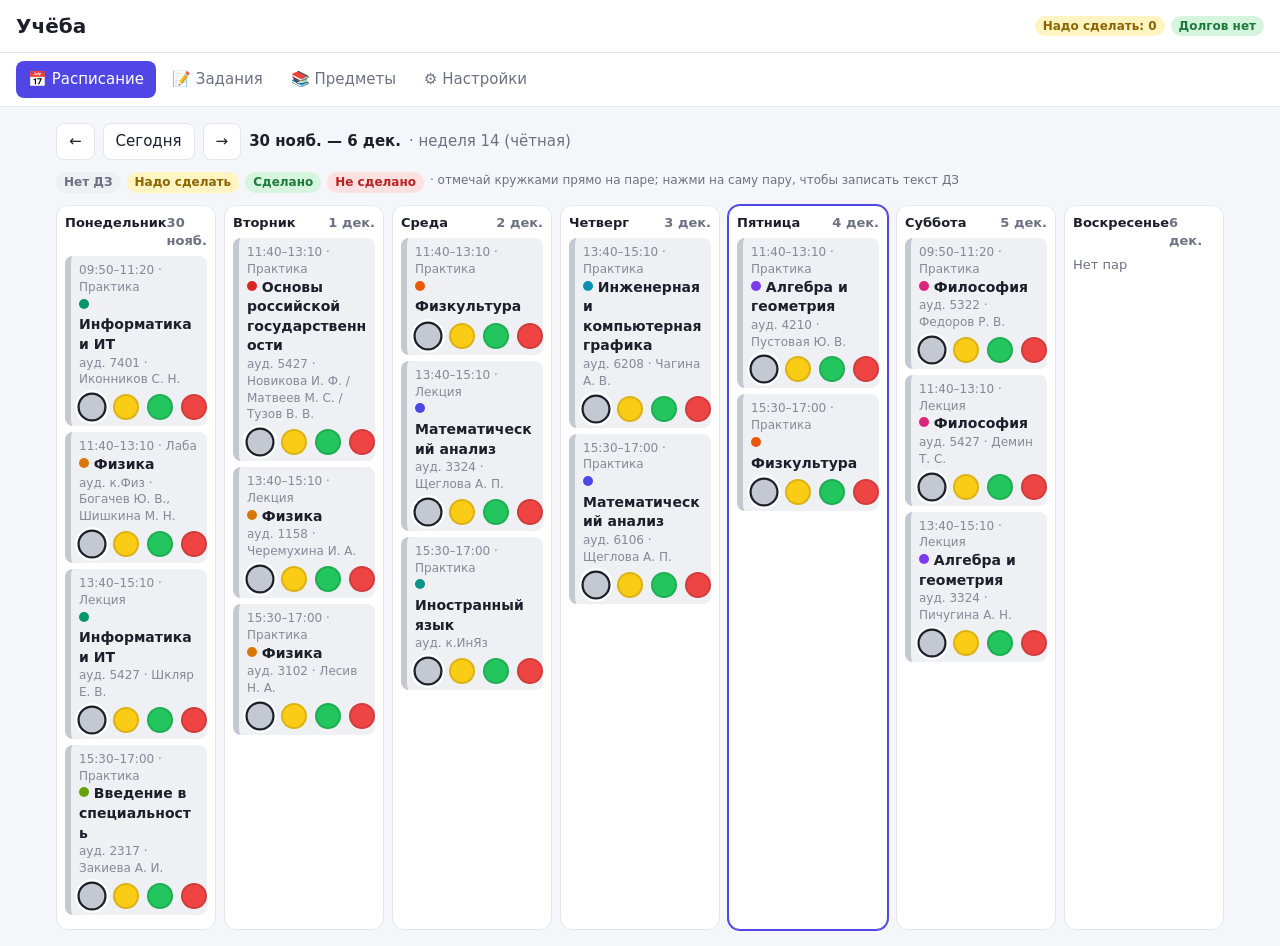
<file: index.html>
<!doctype html>
<html lang="ru">
<head>
  <meta charset="utf-8">
  <meta name="viewport" content="width=device-width, initial-scale=1, viewport-fit=cover">
  <title>Учёба</title>
  <meta name="theme-color" content="#4f46e5">
  <link rel="manifest" href="manifest.webmanifest">
  <link rel="icon" href="icon.svg" type="image/svg+xml">
  <link rel="apple-touch-icon" href="icon.svg">
  <link rel="stylesheet" href="style.css">
</head>
<body>
  <header class="topbar">
    <h1>Учёба</h1>
    <div id="summary" class="summary"></div>
  </header>

  <nav class="tabs" role="tablist">
    <button data-tab="schedule" class="active">📅 Расписание</button>
    <button data-tab="tasks">📝 Задания</button>
    <button data-tab="subjects">📚 Предметы</button>
    <button data-tab="settings">⚙️ Настройки</button>
  </nav>

  <main id="view"></main>

  <dialog id="modal">
    <div id="modal-body"></div>
  </dialog>

  <script src="app.js"></script>
</body>
</html>
</file>
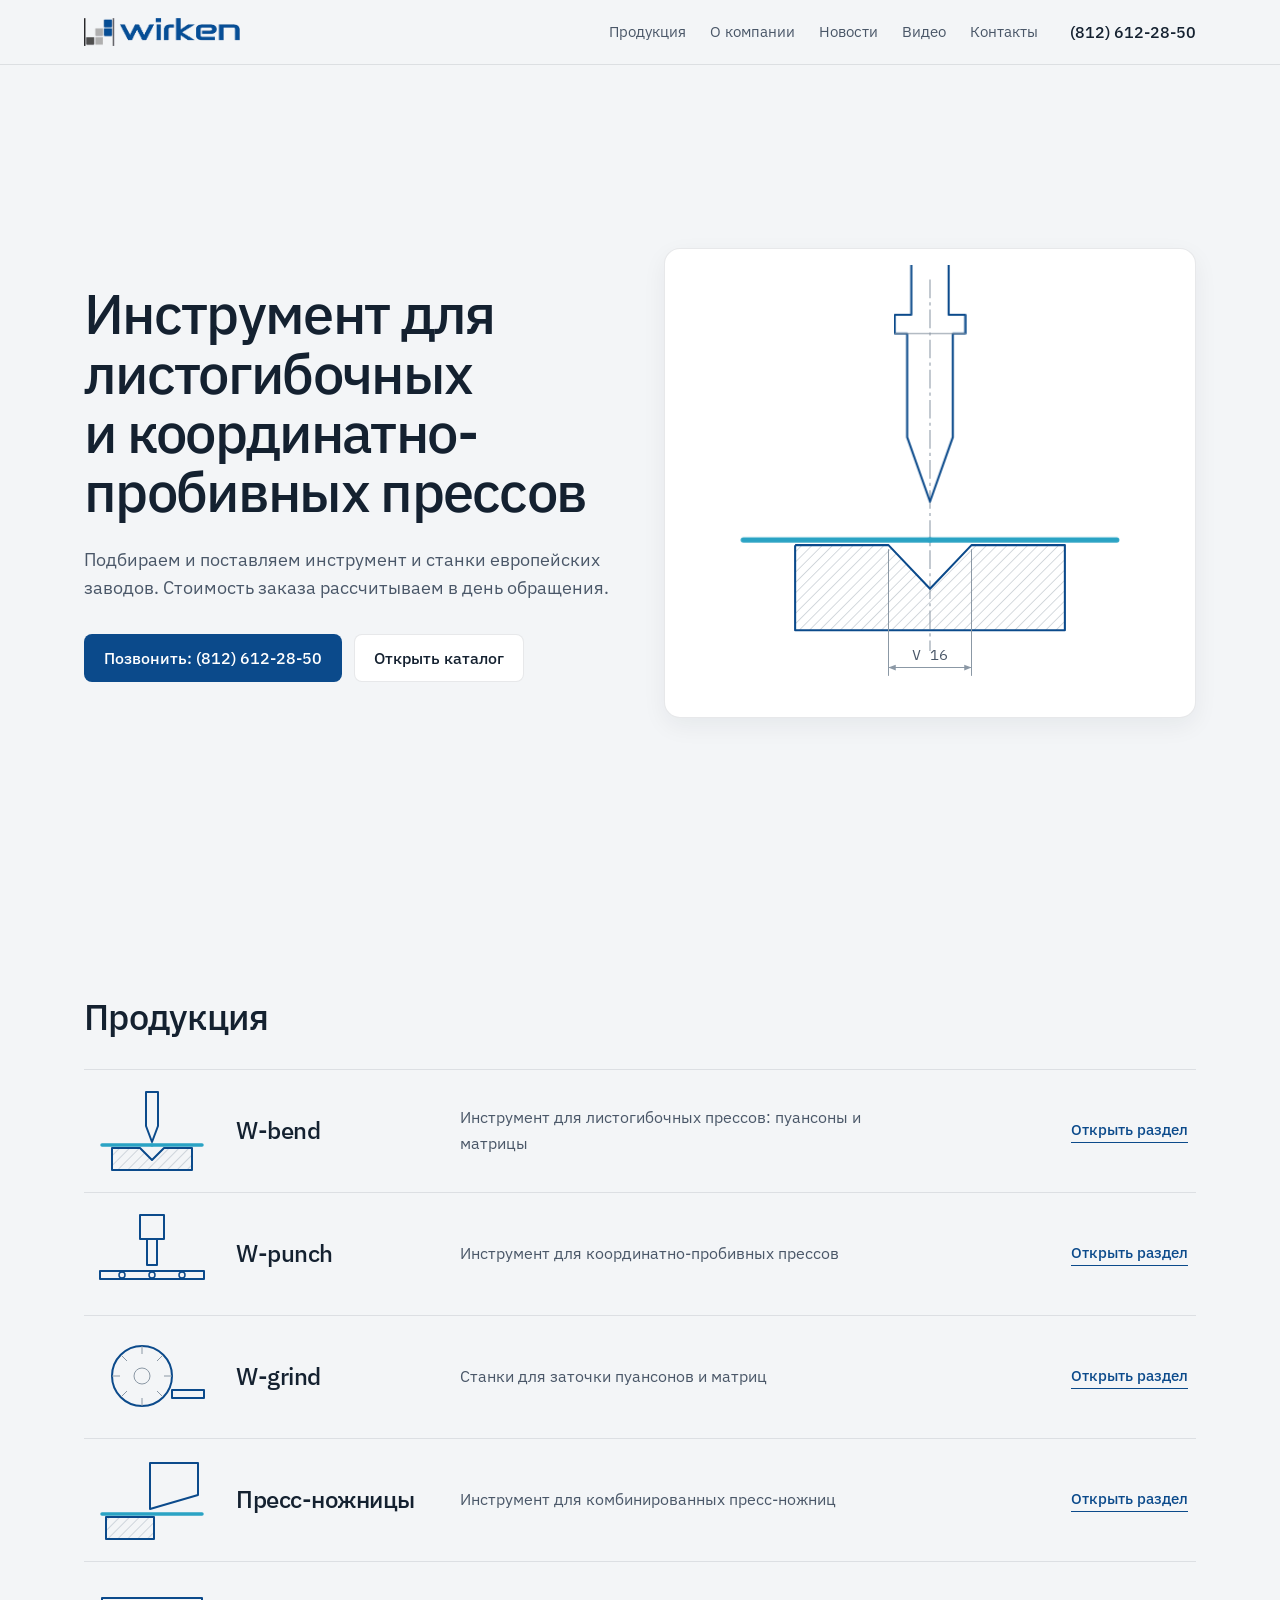
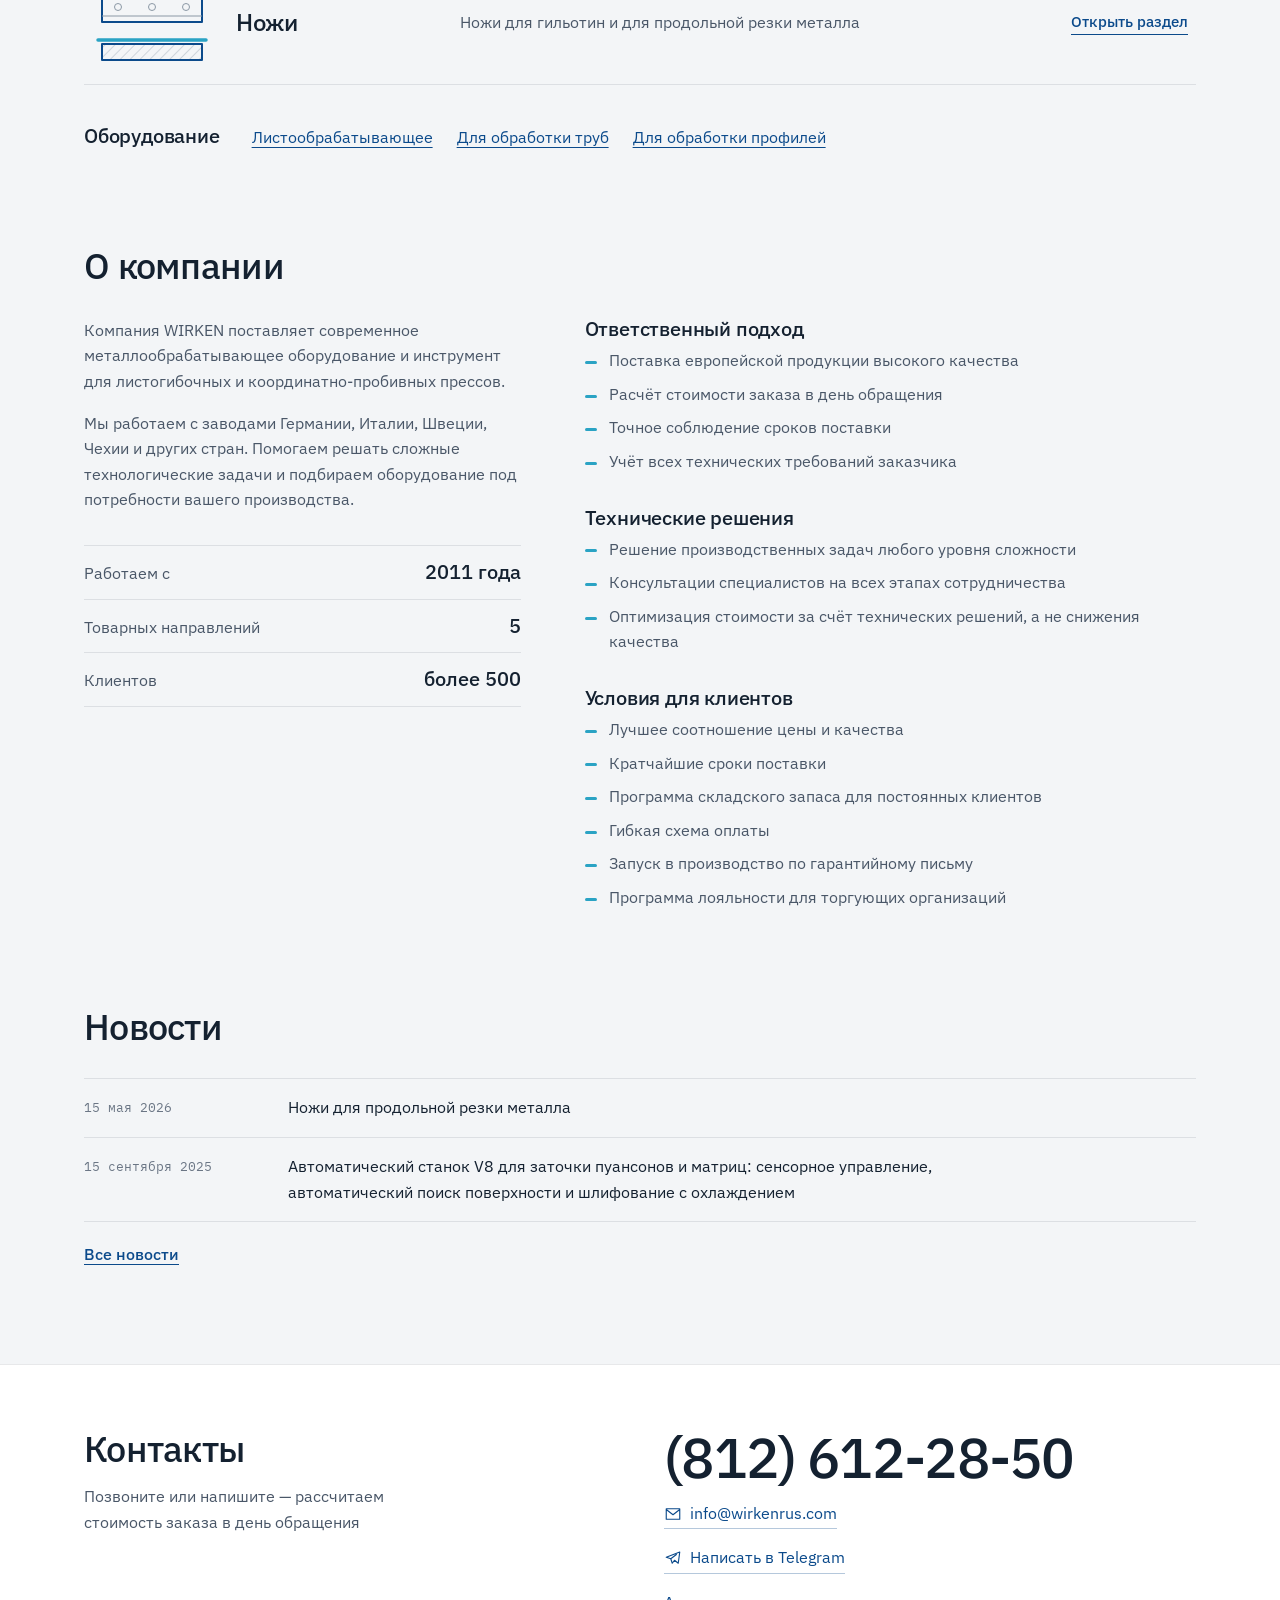
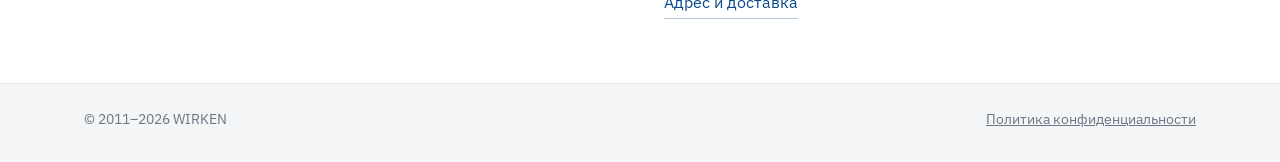
<file: wirken/index.html>
<!doctype html>
<html lang="ru">
<head>
  <meta charset="utf-8">
  <meta name="viewport" content="width=device-width, initial-scale=1">
  <title>Wirken — инструмент для листогибочных и пробивных прессов</title>
  <meta name="description" content="Поставки инструмента для листогибочных и координатно-пробивных прессов, станков для заточки и металлообрабатывающего оборудования с 2011 года.">
  <meta name="theme-color" content="#0b4a8b">
  <link rel="preconnect" href="https://fonts.googleapis.com">
  <link rel="preconnect" href="https://fonts.gstatic.com" crossorigin>
  <link href="https://fonts.googleapis.com/css2?family=IBM+Plex+Mono:wght@400&family=IBM+Plex+Sans:wght@400;500&display=swap" rel="stylesheet">
  <link rel="stylesheet" href="style.css">
</head>
<body>

  <!-- Общие элементы чертежей: штриховка сечения и стрелки размерных линий -->
  <svg width="0" height="0" style="position:absolute" aria-hidden="true">
    <defs>
      <pattern id="hatch" width="7" height="7" patternUnits="userSpaceOnUse" patternTransform="rotate(45)">
        <line x1="0" y1="0" x2="0" y2="7" class="hatch-line"/>
      </pattern>
      <marker id="arr" viewBox="0 0 10 10" refX="10" refY="5" markerWidth="7" markerHeight="7" orient="auto-start-reverse">
        <path d="M0 1 L10 5 L0 9 z" class="arr-head"/>
      </marker>
    </defs>
  </svg>

  <header class="top">
    <div class="wrap top-in">
      <a href="#" class="logo"><img src="img/logo.png" alt="Wirken" width="174" height="32"></a>

      <nav class="menu" aria-label="Основное меню">
        <a href="katalog/">Продукция</a>
        <a href="#about">О компании</a>
        <a href="novosti.html">Новости</a>
        <a href="video.html">Видео</a>
        <a href="kontakty.html">Контакты</a>
      </nav>

      <a href="tel:+78126122850" class="top-phone">(812) 612-28-50</a>

      <!-- Мобильное меню на <details>: работает без JS -->
      <details class="burger">
        <summary aria-label="Меню"><span></span><span></span><span></span></summary>
        <nav class="burger-menu" aria-label="Меню">
          <a href="katalog/">Продукция</a>
          <a href="#about">О компании</a>
          <a href="novosti.html">Новости</a>
          <a href="video.html">Видео</a>
          <a href="kontakty.html">Контакты</a>
          <a href="tel:+78126122850">(812) 612-28-50</a>
        </nav>
      </details>
    </div>
  </header>

  <main>
    <!-- ================= Первый экран: чертёж гиба ================= -->
    <section class="hero wrap">
      <div class="hero-text">
        <h1>Инструмент для листогибочных и&nbsp;координатно-пробивных прессов</h1>
        <p class="lead">
          Подбираем и поставляем инструмент и станки европейских заводов.
          Стоимость заказа рассчитываем в&nbsp;день обращения.
        </p>
        <div class="actions">
          <a href="tel:+78126122850" class="btn btn-primary">Позвонить: (812) 612-28-50</a>
          <a href="katalog/" class="btn btn-line">Открыть каталог</a>
        </div>
      </div>

      <figure class="hero-drawing" aria-label="Схема гибки листа: пуансон опускается и сгибает лист в V-образной матрице на 90 градусов">
        <svg viewBox="0 0 480 420" class="drawing" id="hero-svg">
          <!-- осевая линия (штрихпунктир, как на чертеже) -->
          <line class="axis" x1="240" y1="14" x2="240" y2="372"/>

          <!-- матрица: сечение со штриховкой -->
          <path class="part die draw" pathLength="1" d="M110 270 H200 L240 312 L280 270 H370 V352 H110 Z"/>

          <!-- лист: две половины поворачиваются вокруг линии гиба -->
          <g class="sheet">
            <line class="sheet-l" x1="240" y1="265" x2="60" y2="265"/>
            <line class="sheet-r" x1="240" y1="265" x2="420" y2="265"/>
          </g>

          <!-- пуансон -->
          <g class="punch">
            <path class="part draw" pathLength="1" d="M222 26 H258 V78 H274 V96 H262 V196 L240 258 L218 196 V96 H206 V78 H222 Z"/>
            <line class="thin draw" pathLength="1" x1="206" y1="96" x2="274" y2="96"/>
          </g>

          <!-- размер раскрытия V -->
          <g class="dim">
            <line class="thin" x1="200" y1="274" x2="200" y2="396"/>
            <line class="thin" x1="280" y1="274" x2="280" y2="396"/>
            <line class="thin" x1="200" y1="388" x2="280" y2="388" marker-start="url(#arr)" marker-end="url(#arr)"/>
            <text x="240" y="381" text-anchor="middle">V 16</text>
          </g>

          <!-- угол гиба: появляется, когда лист согнут -->
          <g class="angle">
            <line class="thin" x1="300" y1="240" x2="388" y2="196"/>
            <text x="392" y="192">90°</text>
          </g>
        </svg>
      </figure>
    </section>

    <!-- ================= Продукция: строки каталога ================= -->
    <section id="products" class="wrap block">
      <h2>Продукция</h2>

      <ul class="catalog">
        <li>
          <a class="row" href="katalog/w-bend.html">
            <svg class="mini mini-bend" viewBox="0 0 120 90" aria-hidden="true">
              <path class="part die" d="M20 62 H48 L60 74 L72 62 H100 V84 H20 Z"/>
              <g class="m-sheet"><line class="sheet-l" x1="60" y1="59" x2="10" y2="59"/><line class="sheet-r" x1="60" y1="59" x2="110" y2="59"/></g>
              <path class="part m-punch" d="M54 6 H66 V40 L60 56 L54 40 Z"/>
            </svg>
            <span class="row-name">W-bend</span>
            <span class="row-desc">Инструмент для листогибочных прессов: пуансоны и матрицы</span>
            <span class="row-link">Открыть раздел</span>
          </a>
        </li>
        <li>
          <a class="row" href="katalog/w-punch.html">
            <svg class="mini mini-punch" viewBox="0 0 120 90" aria-hidden="true">
              <rect class="part" x="8" y="62" width="104" height="8"/>
              <g class="holes"><circle cx="30" cy="66" r="3"/><circle cx="60" cy="66" r="3"/><circle cx="90" cy="66" r="3"/></g>
              <g class="m-striker"><rect class="part" x="48" y="6" width="24" height="24"/><rect class="part" x="55" y="30" width="10" height="26"/></g>
            </svg>
            <span class="row-name">W-punch</span>
            <span class="row-desc">Инструмент для координатно-пробивных прессов</span>
            <span class="row-link">Открыть раздел</span>
          </a>
        </li>
        <li>
          <a class="row" href="katalog/w-grind.html">
            <svg class="mini mini-grind" viewBox="0 0 120 90" aria-hidden="true">
              <g class="m-wheel">
                <circle class="part" cx="50" cy="44" r="30"/>
                <circle class="thin" cx="50" cy="44" r="8"/>
                <path class="thin" d="M50 14 V22 M50 66 V74 M20 44 H28 M72 44 H80 M29 23 L35 29 M65 59 L71 65 M71 23 L65 29 M35 59 L29 65"/>
              </g>
              <rect class="part tool" x="80" y="58" width="32" height="8"/>
              <g class="m-sparks"><circle cx="82" cy="58" r="1.6"/><circle cx="84" cy="56" r="1.2"/><circle cx="83" cy="60" r="1.4"/><circle cx="86" cy="57" r="1"/></g>
            </svg>
            <span class="row-name">W-grind</span>
            <span class="row-desc">Станки для заточки пуансонов и матриц</span>
            <span class="row-link">Открыть раздел</span>
          </a>
        </li>
        <li>
          <a class="row" href="katalog/press-nozhnicy.html">
            <svg class="mini mini-shear" viewBox="0 0 120 90" aria-hidden="true">
              <path class="part die" d="M14 62 H62 V84 H14 Z"/>
              <line class="sheet-l" x1="10" y1="59" x2="110" y2="59"/>
              <path class="part m-blade" d="M58 8 H106 V40 L58 54 Z"/>
            </svg>
            <span class="row-name">Пресс-ножницы</span>
            <span class="row-desc">Инструмент для комбинированных пресс-ножниц</span>
            <span class="row-link">Открыть раздел</span>
          </a>
        </li>
        <li>
          <a class="row" href="katalog/nozhi.html">
            <svg class="mini mini-knife" viewBox="0 0 120 90" aria-hidden="true">
              <g class="m-knife">
                <path class="part" d="M10 20 H110 V44 H10 Z"/>
                <line class="thin" x1="10" y1="38" x2="110" y2="38"/>
                <circle class="thin" cx="26" cy="29" r="3.5"/><circle class="thin" cx="60" cy="29" r="3.5"/><circle class="thin" cx="94" cy="29" r="3.5"/>
              </g>
              <line class="sheet-l" x1="6" y1="62" x2="114" y2="62"/>
              <path class="part die" d="M10 66 H110 V82 H10 Z"/>
            </svg>
            <span class="row-name">Ножи</span>
            <span class="row-desc">Ножи для гильотин и для продольной резки металла</span>
            <span class="row-link">Открыть раздел</span>
          </a>
        </li>
      </ul>

      <div class="equipment">
        <h3>Оборудование</h3>
        <ul>
          <li><a href="katalog/listoobrabatyvayushchee.html">Листообрабатывающее</a></li>
          <li><a href="katalog/truby.html">Для обработки труб</a></li>
          <li><a href="katalog/profili.html">Для обработки профилей</a></li>
        </ul>
      </div>
    </section>

    <!-- ================= О компании ================= -->
    <section id="about" class="wrap block about">
      <div class="about-main">
        <h2>О компании</h2>
        <p>
          Компания WIRKEN поставляет современное металлообрабатывающее оборудование
          и инструмент для листогибочных и координатно-пробивных прессов.
        </p>
        <p>
          Мы работаем с заводами Германии, Италии, Швеции, Чехии и других стран.
          Помогаем решать сложные технологические задачи и подбираем оборудование
          под потребности вашего производства.
        </p>
        <dl class="facts">
          <div><dt>Работаем с</dt><dd>2011 года</dd></div>
          <div><dt>Товарных направлений</dt><dd>5</dd></div>
          <div><dt>Клиентов</dt><dd>более 500</dd></div>
        </dl>
      </div>

      <div class="about-lists">
        <div>
          <h3>Ответственный подход</h3>
          <ul>
            <li>Поставка европейской продукции высокого качества</li>
            <li>Расчёт стоимости заказа в день обращения</li>
            <li>Точное соблюдение сроков поставки</li>
            <li>Учёт всех технических требований заказчика</li>
          </ul>
        </div>
        <div>
          <h3>Технические решения</h3>
          <ul>
            <li>Решение производственных задач любого уровня сложности</li>
            <li>Консультации специалистов на всех этапах сотрудничества</li>
            <li>Оптимизация стоимости за счёт технических решений, а не снижения качества</li>
          </ul>
        </div>
        <div>
          <h3>Условия для клиентов</h3>
          <ul>
            <li>Лучшее соотношение цены и качества</li>
            <li>Кратчайшие сроки поставки</li>
            <li>Программа складского запаса для постоянных клиентов</li>
            <li>Гибкая схема оплаты</li>
            <li>Запуск в производство по гарантийному письму</li>
            <li>Программа лояльности для торгующих организаций</li>
          </ul>
        </div>
      </div>
    </section>

    <!-- ================= Новости ================= -->
    <section id="news" class="wrap block">
      <h2>Новости</h2>
      <ul class="news">
        <li>
          <time datetime="2026-05-15">15 мая 2026</time>
          <a href="https://www.wirkenrus.com/novosti/nozhi-dlya-prodolnoy-rezki-metalla/" target="_blank" rel="noopener">Ножи для продольной резки металла</a>
        </li>
        <li>
          <time datetime="2025-09-15">15 сентября 2025</time>
          <a href="https://www.wirkenrus.com/novosti/stanok-dlya-zatochki-puansonov-i-matrits/" target="_blank" rel="noopener">Автоматический станок V8 для заточки пуансонов и матриц: сенсорное управление, автоматический поиск поверхности и шлифование с охлаждением</a>
        </li>
      </ul>
      <a class="more" href="novosti.html">Все новости</a>
    </section>

    <!-- ================= Контакты ================= -->
    <section id="contacts" class="contacts">
      <div class="wrap contacts-in">
        <div>
          <h2>Контакты</h2>
          <p class="contacts-note">Позвоните или напишите — рассчитаем стоимость заказа в день обращения</p>
        </div>
        <div class="contacts-list">
          <a class="phone" href="tel:+78126122850">(812) 612-28-50</a>
          <a class="c-link" href="mailto:info@wirkenrus.com">
            <svg viewBox="0 0 24 24" aria-hidden="true"><path d="M3 5h18v14H3z M3 6l9 7 9-7"/></svg>info@wirkenrus.com
          </a>
          <a class="c-link" href="https://t.me/AlPo79" target="_blank" rel="noopener">
            <svg viewBox="0 0 24 24" aria-hidden="true"><path d="M21 4 3 11l6 2 2 6 3-4 5 4z M9 13l8-6"/></svg>Написать в Telegram
          </a>
          <a class="c-link" href="kontakty.html">Адрес и доставка</a>
        </div>
      </div>
    </section>
  </main>

  <footer class="wrap foot">
    <span>© 2011–<span id="year">2026</span> WIRKEN</span>
    <a href="https://www.wirkenrus.com/politika-konfidentsialnosti.html" target="_blank" rel="noopener">Политика конфиденциальности</a>
  </footer>

  <!-- «Наверх»: кольцо показывает, сколько страницы прокручено -->
  <button class="to-top" id="to-top" aria-label="Наверх">
    <svg class="ring" viewBox="0 0 48 48" aria-hidden="true"><circle cx="24" cy="24" r="21"/></svg>
    <svg class="up" width="18" height="18" viewBox="0 0 24 24" aria-hidden="true"><path d="M12 19V5M5 12l7-7 7 7"/></svg>
  </button>

  <script src="script.js"></script>
</body>
</html>
</file>
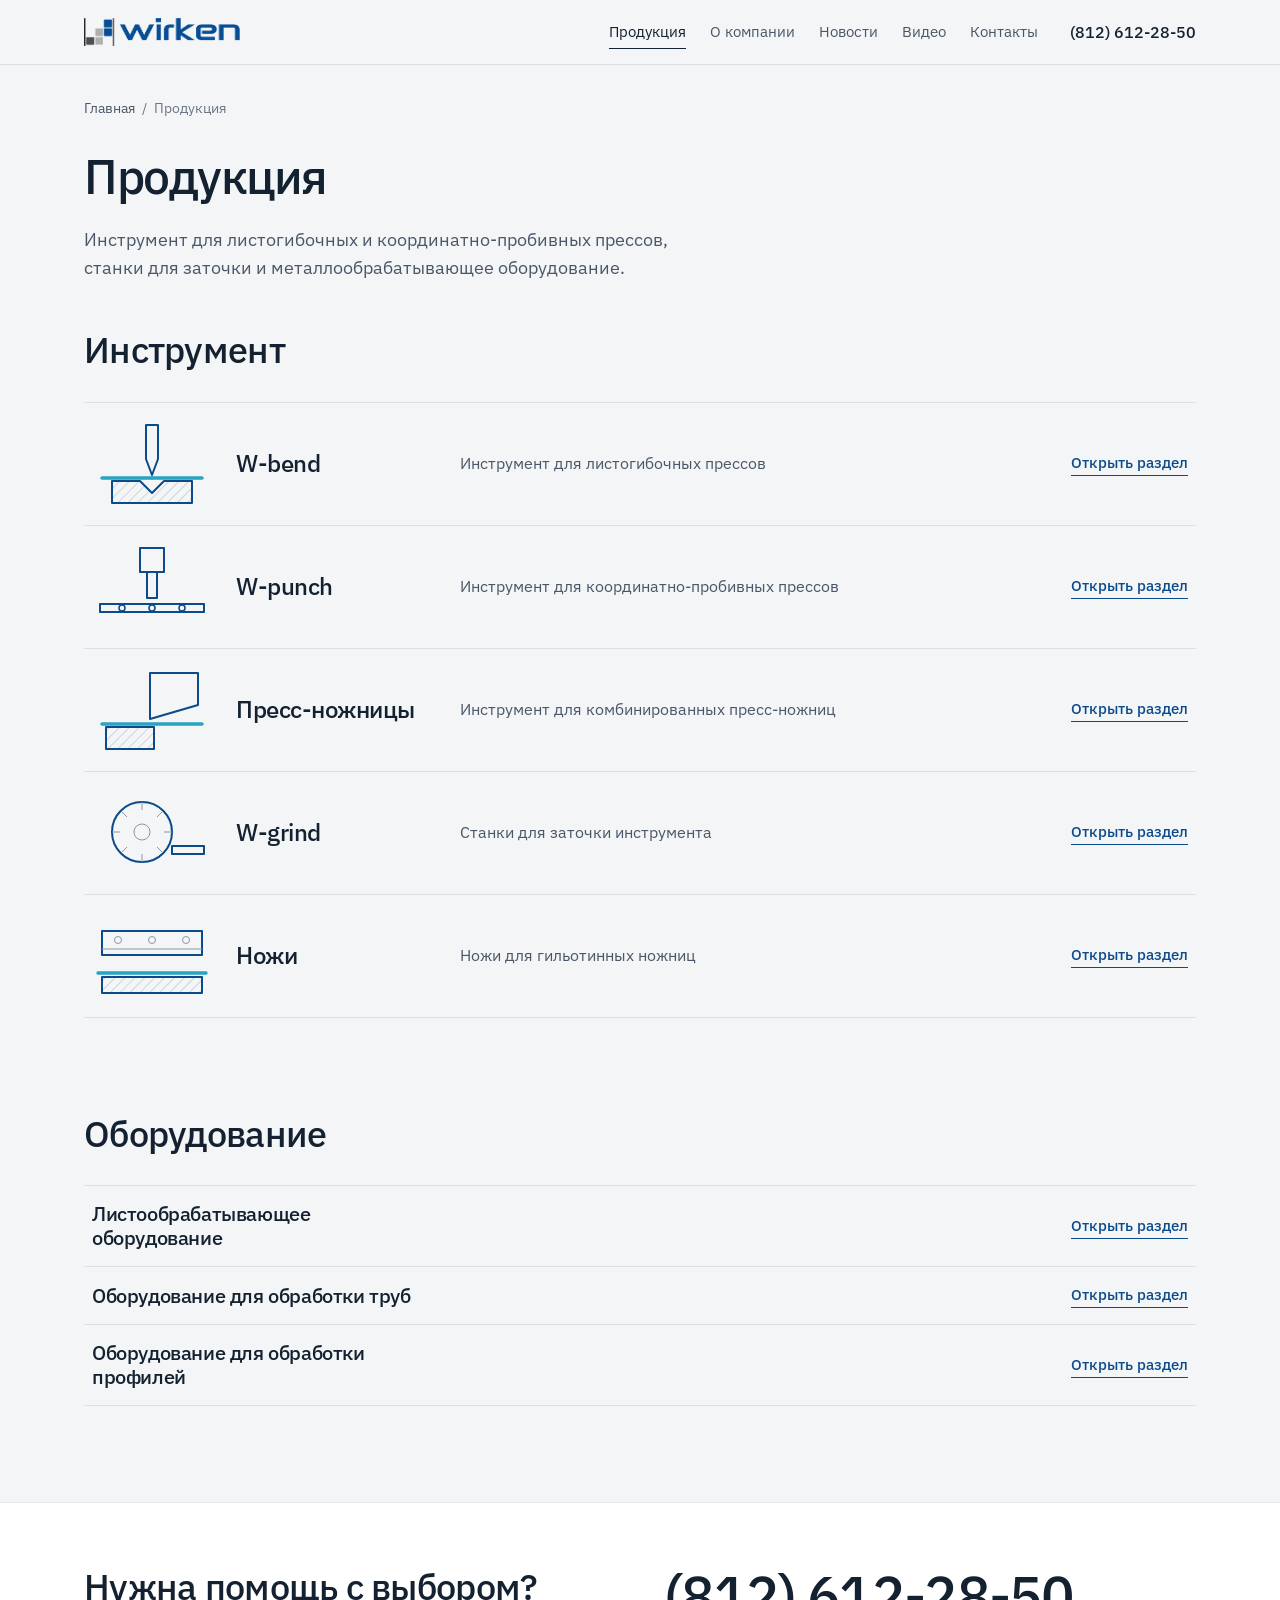
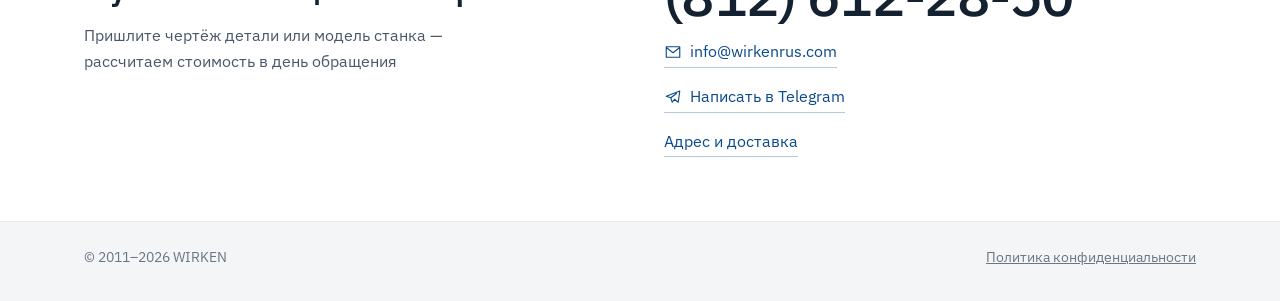
<file: wirken/katalog/index.html>
<!doctype html>
<html lang="ru">
<head>
  <meta charset="utf-8">
  <meta name="viewport" content="width=device-width, initial-scale=1">
  <title>Продукция — Wirken</title>
  <meta name="description" content="Каталог инструмента и оборудования Wirken">
  <meta name="theme-color" content="#0b4a8b">
  <link rel="preconnect" href="https://fonts.googleapis.com">
  <link rel="preconnect" href="https://fonts.gstatic.com" crossorigin>
  <link href="https://fonts.googleapis.com/css2?family=IBM+Plex+Mono:wght@400&family=IBM+Plex+Sans:wght@400;500&display=swap" rel="stylesheet">
  <link rel="stylesheet" href="../style.css">
</head>
<body>
  <!-- Сгенерировано build.py — правьте данные там, а не этот файл -->
  <svg width="0" height="0" style="position:absolute" aria-hidden="true">
    <defs>
      <pattern id="hatch" width="7" height="7" patternUnits="userSpaceOnUse" patternTransform="rotate(45)">
        <line x1="0" y1="0" x2="0" y2="7" class="hatch-line"/>
      </pattern>
    </defs>
  </svg>
  <header class="top">
    <div class="wrap top-in">
      <a href="../index.html" class="logo"><img src="../img/logo.png" alt="Wirken" width="174" height="32"></a>
      <nav class="menu" aria-label="Основное меню"><a href="../katalog/" aria-current="page">Продукция</a><a href="../index.html#about">О компании</a><a href="../novosti.html">Новости</a><a href="../video.html">Видео</a><a href="../kontakty.html">Контакты</a></nav>
      <a href="tel:+78126122850" class="top-phone">(812) 612-28-50</a>
      <details class="burger">
        <summary aria-label="Меню"><span></span><span></span><span></span></summary>
        <nav class="burger-menu" aria-label="Меню"><a href="../katalog/" aria-current="page">Продукция</a><a href="../index.html#about">О компании</a><a href="../novosti.html">Новости</a><a href="../video.html">Видео</a><a href="../kontakty.html">Контакты</a><a href="tel:+78126122850">(812) 612-28-50</a></nav>
      </details>
    </div>
  </header>
  <main>
    <nav class="wrap crumbs" aria-label="Навигационная цепочка"><a href="../index.html">Главная</a> <span aria-hidden="true">/</span> <span aria-current="page">Продукция</span></nav>
    <section class="wrap page-head page-head--text">
      <div>
        <h1>Продукция</h1>
        <p class="lead">Инструмент для листогибочных и координатно-пробивных прессов, станки для заточки и металлообрабатывающее оборудование.</p>
      </div>
    </section>
    <section class="wrap block block--tight">
      <h2>Инструмент</h2>
      <ul class="catalog"><li><a class="row" href="w-bend.html">
            <svg class="mini mini-bend" viewBox="0 0 120 90" aria-hidden="true">
  <path class="part die" d="M20 62 H48 L60 74 L72 62 H100 V84 H20 Z"/>
  <g class="m-sheet"><line class="sheet-l" x1="60" y1="59" x2="10" y2="59"/><line class="sheet-r" x1="60" y1="59" x2="110" y2="59"/></g>
  <path class="part m-punch" d="M54 6 H66 V40 L60 56 L54 40 Z"/>
</svg>
            <span class="row-name">W-bend</span>
            <span class="row-desc">Инструмент для листогибочных прессов</span>
            <span class="row-link">Открыть раздел</span>
          </a></li><li><a class="row" href="w-punch.html">
            <svg class="mini mini-punch" viewBox="0 0 120 90" aria-hidden="true">
  <rect class="part" x="8" y="62" width="104" height="8"/>
  <g class="holes"><circle cx="30" cy="66" r="3"/><circle cx="60" cy="66" r="3"/><circle cx="90" cy="66" r="3"/></g>
  <g class="m-striker"><rect class="part" x="48" y="6" width="24" height="24"/><rect class="part" x="55" y="30" width="10" height="26"/></g>
</svg>
            <span class="row-name">W-punch</span>
            <span class="row-desc">Инструмент для координатно-пробивных прессов</span>
            <span class="row-link">Открыть раздел</span>
          </a></li><li><a class="row" href="press-nozhnicy.html">
            <svg class="mini mini-shear" viewBox="0 0 120 90" aria-hidden="true">
  <path class="part die" d="M14 62 H62 V84 H14 Z"/>
  <line class="sheet-l" x1="10" y1="59" x2="110" y2="59"/>
  <path class="part m-blade" d="M58 8 H106 V40 L58 54 Z"/>
</svg>
            <span class="row-name">Пресс-ножницы</span>
            <span class="row-desc">Инструмент для комбинированных пресс-ножниц</span>
            <span class="row-link">Открыть раздел</span>
          </a></li><li><a class="row" href="w-grind.html">
            <svg class="mini mini-grind" viewBox="0 0 120 90" aria-hidden="true">
  <g class="m-wheel">
    <circle class="part" cx="50" cy="44" r="30"/>
    <circle class="thin" cx="50" cy="44" r="8"/>
    <path class="thin" d="M50 14 V22 M50 66 V74 M20 44 H28 M72 44 H80 M29 23 L35 29 M65 59 L71 65 M71 23 L65 29 M35 59 L29 65"/>
  </g>
  <rect class="part tool" x="80" y="58" width="32" height="8"/>
  <g class="m-sparks"><circle cx="82" cy="58" r="1.6"/><circle cx="84" cy="56" r="1.2"/><circle cx="83" cy="60" r="1.4"/><circle cx="86" cy="57" r="1"/></g>
</svg>
            <span class="row-name">W-grind</span>
            <span class="row-desc">Станки для заточки инструмента</span>
            <span class="row-link">Открыть раздел</span>
          </a></li><li><a class="row" href="nozhi.html">
            <svg class="mini mini-knife" viewBox="0 0 120 90" aria-hidden="true">
  <g class="m-knife">
    <path class="part" d="M10 20 H110 V44 H10 Z"/>
    <line class="thin" x1="10" y1="38" x2="110" y2="38"/>
    <circle class="thin" cx="26" cy="29" r="3.5"/><circle class="thin" cx="60" cy="29" r="3.5"/><circle class="thin" cx="94" cy="29" r="3.5"/>
  </g>
  <line class="sheet-l" x1="6" y1="62" x2="114" y2="62"/>
  <path class="part die" d="M10 66 H110 V82 H10 Z"/>
</svg>
            <span class="row-name">Ножи</span>
            <span class="row-desc">Ножи для гильотинных ножниц</span>
            <span class="row-link">Открыть раздел</span>
          </a></li></ul>
    </section>
    <section class="wrap block">
      <h2>Оборудование</h2>
      <ul class="catalog"><li><a class="row row--plain" href="listoobrabatyvayushchee.html" >
            <span class="row-name">Листообрабатывающее оборудование</span>
            <span class="row-desc"></span>
            <span class="row-link">Открыть раздел</span>
          </a></li><li><a class="row row--plain" href="truby.html" >
            <span class="row-name">Оборудование для обработки труб</span>
            <span class="row-desc"></span>
            <span class="row-link">Открыть раздел</span>
          </a></li><li><a class="row row--plain" href="profili.html" >
            <span class="row-name">Оборудование для обработки профилей</span>
            <span class="row-desc"></span>
            <span class="row-link">Открыть раздел</span>
          </a></li></ul>
    </section>
    <section class="contacts">
      <div class="wrap contacts-in">
        <div>
          <h2>Нужна помощь с выбором?</h2>
          <p class="contacts-note">Пришлите чертёж детали или модель станка — рассчитаем стоимость в день обращения</p>
        </div>
        <div class="contacts-list">
          <a class="phone" href="tel:+78126122850">(812) 612-28-50</a>
          <a class="c-link" href="mailto:info@wirkenrus.com"><svg viewBox="0 0 24 24" aria-hidden="true"><path d="M3 5h18v14H3z M3 6l9 7 9-7"/></svg>info@wirkenrus.com</a>
          <a class="c-link" href="https://t.me/AlPo79" target="_blank" rel="noopener"><svg viewBox="0 0 24 24" aria-hidden="true"><path d="M21 4 3 11l6 2 2 6 3-4 5 4z M9 13l8-6"/></svg>Написать в Telegram</a>
          <a class="c-link" href="../kontakty.html">Адрес и доставка</a>
        </div>
      </div>
    </section>
  </main>
  <footer class="wrap foot">
    <span>© 2011–<span id="year">2026</span> WIRKEN</span>
    <a href="https://www.wirkenrus.com/politika-konfidentsialnosti.html" target="_blank" rel="noopener">Политика конфиденциальности</a>
  </footer>
  <button class="to-top" id="to-top" aria-label="Наверх">
    <svg class="ring" viewBox="0 0 48 48" aria-hidden="true"><circle cx="24" cy="24" r="21"/></svg>
    <svg class="up" width="18" height="18" viewBox="0 0 24 24" aria-hidden="true"><path d="M12 19V5M5 12l7-7 7 7"/></svg>
  </button>
  <script src="../script.js"></script>
</body>
</html>
</file>
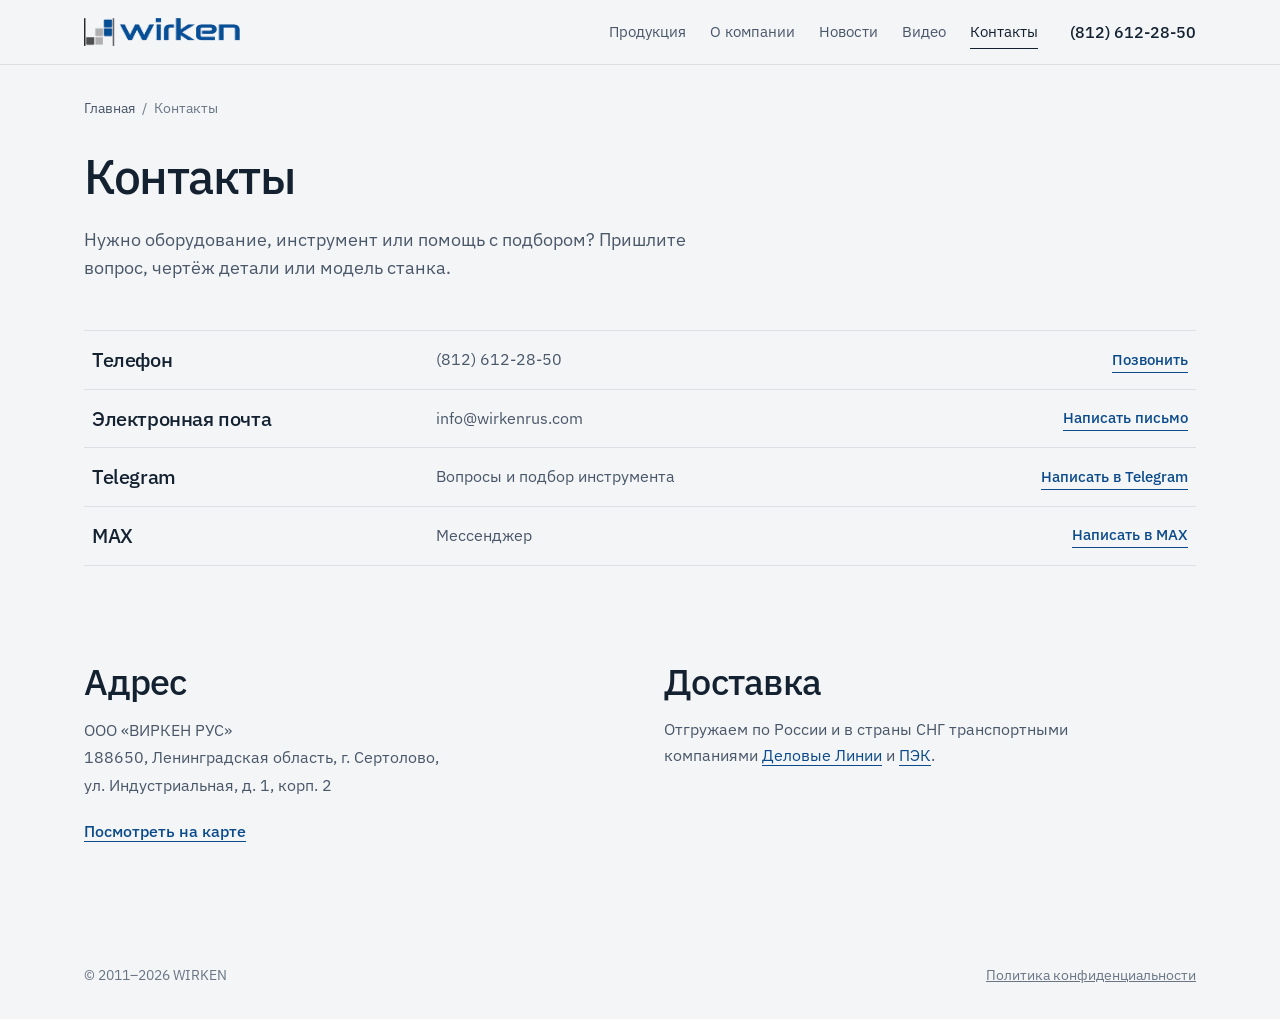
<file: wirken/kontakty.html>
<!doctype html>
<html lang="ru">
<head>
  <meta charset="utf-8">
  <meta name="viewport" content="width=device-width, initial-scale=1">
  <title>Контакты — Wirken</title>
  <meta name="description" content="Контакты, адрес и доставка Wirken">
  <meta name="theme-color" content="#0b4a8b">
  <link rel="preconnect" href="https://fonts.googleapis.com">
  <link rel="preconnect" href="https://fonts.gstatic.com" crossorigin>
  <link href="https://fonts.googleapis.com/css2?family=IBM+Plex+Mono:wght@400&family=IBM+Plex+Sans:wght@400;500&display=swap" rel="stylesheet">
  <link rel="stylesheet" href="style.css">
</head>
<body>
  <!-- Сгенерировано build.py — правьте данные там, а не этот файл -->
  <svg width="0" height="0" style="position:absolute" aria-hidden="true">
    <defs>
      <pattern id="hatch" width="7" height="7" patternUnits="userSpaceOnUse" patternTransform="rotate(45)">
        <line x1="0" y1="0" x2="0" y2="7" class="hatch-line"/>
      </pattern>
    </defs>
  </svg>
  <header class="top">
    <div class="wrap top-in">
      <a href="index.html" class="logo"><img src="img/logo.png" alt="Wirken" width="174" height="32"></a>
      <nav class="menu" aria-label="Основное меню"><a href="katalog/">Продукция</a><a href="index.html#about">О компании</a><a href="novosti.html">Новости</a><a href="video.html">Видео</a><a href="kontakty.html" aria-current="page">Контакты</a></nav>
      <a href="tel:+78126122850" class="top-phone">(812) 612-28-50</a>
      <details class="burger">
        <summary aria-label="Меню"><span></span><span></span><span></span></summary>
        <nav class="burger-menu" aria-label="Меню"><a href="katalog/">Продукция</a><a href="index.html#about">О компании</a><a href="novosti.html">Новости</a><a href="video.html">Видео</a><a href="kontakty.html" aria-current="page">Контакты</a><a href="tel:+78126122850">(812) 612-28-50</a></nav>
      </details>
    </div>
  </header>
  <main>
    <nav class="wrap crumbs" aria-label="Навигационная цепочка"><a href="index.html">Главная</a> <span aria-hidden="true">/</span> <span aria-current="page">Контакты</span></nav>
    <section class="wrap page-head page-head--text">
      <div>
        <h1>Контакты</h1>
        <p class="lead">Нужно оборудование, инструмент или помощь с подбором? Пришлите вопрос, чертёж детали или модель станка.</p>
      </div>
    </section>
    <section class="wrap block block--tight"><ul class="catalog"><li><a class="row row--plain" href="tel:+78126122850" >
            <span class="row-name">Телефон</span><span class="row-desc">(812) 612-28-50</span><span class="row-link">Позвонить</span>
          </a></li><li><a class="row row--plain" href="mailto:info@wirkenrus.com" >
            <span class="row-name">Электронная почта</span><span class="row-desc">info@wirkenrus.com</span><span class="row-link">Написать письмо</span>
          </a></li><li><a class="row row--plain" href="https://t.me/AlPo79" target="_blank" rel="noopener">
            <span class="row-name">Telegram</span><span class="row-desc">Вопросы и подбор инструмента</span><span class="row-link">Написать в Telegram</span>
          </a></li><li><a class="row row--plain" href="https://max.ru/u/f9LHodD0cOJmtgEEHGaNS0q4TPsHN6JmCrpELGghSAtLEagghqskSyStqUk" target="_blank" rel="noopener">
            <span class="row-name">MAX</span><span class="row-desc">Мессенджер</span><span class="row-link">Написать в MAX</span>
          </a></li></ul></section>
    <section class="wrap block contact-grid">
      <div>
        <h2>Адрес</h2>
        <address>ООО «ВИРКЕН РУС»<br>188650, Ленинградская область, г. Сертолово,<br>ул. Индустриальная, д. 1, корп. 2</address>
        <a class="more" href="https://yandex.ru/maps/?text=Ленинградская%20область%20Сертолово%20Индустриальная%201%20корпус%202" target="_blank" rel="noopener">Посмотреть на карте</a>
      </div>
      <div>
        <h2>Доставка</h2>
        <p class="muted-p">Отгружаем по России и в страны СНГ транспортными компаниями
          <a href="https://www.dellin.ru/" target="_blank" rel="noopener">Деловые Линии</a> и <a href="https://pecom.ru/" target="_blank" rel="noopener">ПЭК</a>.</p>
      </div>
    </section>
  </main>
  <footer class="wrap foot">
    <span>© 2011–<span id="year">2026</span> WIRKEN</span>
    <a href="https://www.wirkenrus.com/politika-konfidentsialnosti.html" target="_blank" rel="noopener">Политика конфиденциальности</a>
  </footer>
  <button class="to-top" id="to-top" aria-label="Наверх">
    <svg class="ring" viewBox="0 0 48 48" aria-hidden="true"><circle cx="24" cy="24" r="21"/></svg>
    <svg class="up" width="18" height="18" viewBox="0 0 24 24" aria-hidden="true"><path d="M12 19V5M5 12l7-7 7 7"/></svg>
  </button>
  <script src="script.js"></script>
</body>
</html>
</file>
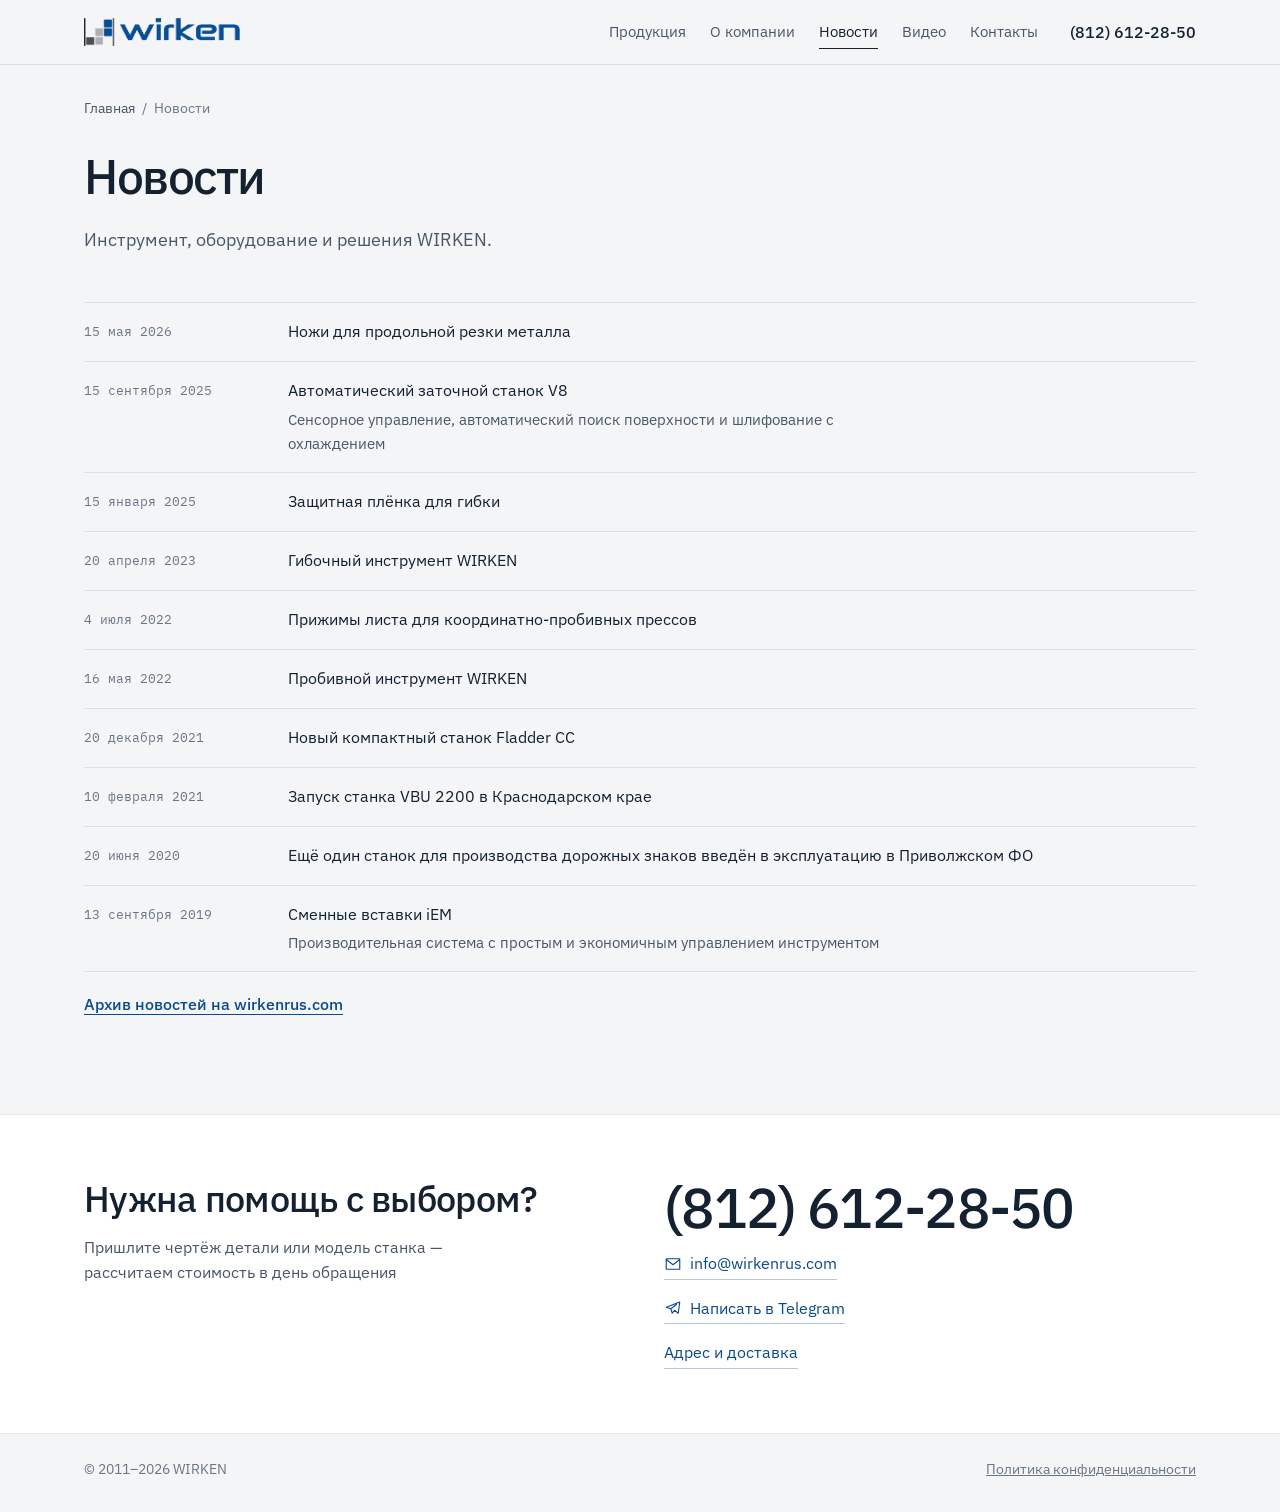
<file: wirken/novosti.html>
<!doctype html>
<html lang="ru">
<head>
  <meta charset="utf-8">
  <meta name="viewport" content="width=device-width, initial-scale=1">
  <title>Новости — Wirken</title>
  <meta name="description" content="Новости компании Wirken">
  <meta name="theme-color" content="#0b4a8b">
  <link rel="preconnect" href="https://fonts.googleapis.com">
  <link rel="preconnect" href="https://fonts.gstatic.com" crossorigin>
  <link href="https://fonts.googleapis.com/css2?family=IBM+Plex+Mono:wght@400&family=IBM+Plex+Sans:wght@400;500&display=swap" rel="stylesheet">
  <link rel="stylesheet" href="style.css">
</head>
<body>
  <!-- Сгенерировано build.py — правьте данные там, а не этот файл -->
  <svg width="0" height="0" style="position:absolute" aria-hidden="true">
    <defs>
      <pattern id="hatch" width="7" height="7" patternUnits="userSpaceOnUse" patternTransform="rotate(45)">
        <line x1="0" y1="0" x2="0" y2="7" class="hatch-line"/>
      </pattern>
    </defs>
  </svg>
  <header class="top">
    <div class="wrap top-in">
      <a href="index.html" class="logo"><img src="img/logo.png" alt="Wirken" width="174" height="32"></a>
      <nav class="menu" aria-label="Основное меню"><a href="katalog/">Продукция</a><a href="index.html#about">О компании</a><a href="novosti.html" aria-current="page">Новости</a><a href="video.html">Видео</a><a href="kontakty.html">Контакты</a></nav>
      <a href="tel:+78126122850" class="top-phone">(812) 612-28-50</a>
      <details class="burger">
        <summary aria-label="Меню"><span></span><span></span><span></span></summary>
        <nav class="burger-menu" aria-label="Меню"><a href="katalog/">Продукция</a><a href="index.html#about">О компании</a><a href="novosti.html" aria-current="page">Новости</a><a href="video.html">Видео</a><a href="kontakty.html">Контакты</a><a href="tel:+78126122850">(812) 612-28-50</a></nav>
      </details>
    </div>
  </header>
  <main>
    <nav class="wrap crumbs" aria-label="Навигационная цепочка"><a href="index.html">Главная</a> <span aria-hidden="true">/</span> <span aria-current="page">Новости</span></nav>
    <section class="wrap page-head page-head--text">
      <div>
        <h1>Новости</h1>
        <p class="lead">Инструмент, оборудование и решения WIRKEN.</p>
      </div>
    </section>
    <section class="wrap block block--tight">
      <ul class="news"><li>
          <time datetime="2026-05-15">15 мая 2026</time>
          <div><a href="https://www.wirkenrus.com/novosti/nozhi-dlya-prodolnoy-rezki-metalla/" target="_blank" rel="noopener">Ножи для продольной резки металла</a></div>
        </li><li>
          <time datetime="2025-09-15">15 сентября 2025</time>
          <div><a href="https://www.wirkenrus.com/novosti/stanok-dlya-zatochki-puansonov-i-matrits/" target="_blank" rel="noopener">Автоматический заточной станок V8</a><p>Сенсорное управление, автоматический поиск поверхности и шлифование с охлаждением</p></div>
        </li><li>
          <time datetime="2025-01-15">15 января 2025</time>
          <div><a href="https://www.wirkenrus.com/novosti/gibka-bez-sledov/" target="_blank" rel="noopener">Защитная плёнка для гибки</a></div>
        </li><li>
          <time datetime="2023-04-20">20 апреля 2023</time>
          <div><a href="https://www.wirkenrus.com/novosti/news_wirken_bending/" target="_blank" rel="noopener">Гибочный инструмент WIRKEN</a></div>
        </li><li>
          <time datetime="2022-07-04">4 июля 2022</time>
          <div><a href="https://www.wirkenrus.com/novosti/news_clamp_system/" target="_blank" rel="noopener">Прижимы листа для координатно-пробивных прессов</a></div>
        </li><li>
          <time datetime="2022-05-16">16 мая 2022</time>
          <div><a href="https://www.wirkenrus.com/novosti/news_wirken_tools/" target="_blank" rel="noopener">Пробивной инструмент WIRKEN</a></div>
        </li><li>
          <time datetime="2021-12-20">20 декабря 2021</time>
          <div><a href="https://www.wirkenrus.com/novosti/news_fladder_cc/" target="_blank" rel="noopener">Новый компактный станок Fladder CC</a></div>
        </li><li>
          <time datetime="2021-02-10">10 февраля 2021</time>
          <div><a href="https://www.wirkenrus.com/novosti/proizvodstvo-dorozhnyh-znakov/" target="_blank" rel="noopener">Запуск станка VBU 2200 в Краснодарском крае</a></div>
        </li><li>
          <time datetime="2020-06-20">20 июня 2020</time>
          <div><a href="https://www.wirkenrus.com/novosti/stanok-dlya-dorozhnyh-znakov/" target="_blank" rel="noopener">Ещё один станок для производства дорожных знаков введён в эксплуатацию в Приволжском ФО</a></div>
        </li><li>
          <time datetime="2019-09-13">13 сентября 2019</time>
          <div><a href="https://www.wirkenrus.com/novosti/iEM_inserts.html" target="_blank" rel="noopener">Сменные вставки iEM</a><p>Производительная система с простым и экономичным управлением инструментом</p></div>
        </li></ul>
      <a class="more" href="https://www.wirkenrus.com/novosti/" target="_blank" rel="noopener">Архив новостей на wirkenrus.com</a>
    </section>
    <section class="contacts">
      <div class="wrap contacts-in">
        <div>
          <h2>Нужна помощь с выбором?</h2>
          <p class="contacts-note">Пришлите чертёж детали или модель станка — рассчитаем стоимость в день обращения</p>
        </div>
        <div class="contacts-list">
          <a class="phone" href="tel:+78126122850">(812) 612-28-50</a>
          <a class="c-link" href="mailto:info@wirkenrus.com"><svg viewBox="0 0 24 24" aria-hidden="true"><path d="M3 5h18v14H3z M3 6l9 7 9-7"/></svg>info@wirkenrus.com</a>
          <a class="c-link" href="https://t.me/AlPo79" target="_blank" rel="noopener"><svg viewBox="0 0 24 24" aria-hidden="true"><path d="M21 4 3 11l6 2 2 6 3-4 5 4z M9 13l8-6"/></svg>Написать в Telegram</a>
          <a class="c-link" href="kontakty.html">Адрес и доставка</a>
        </div>
      </div>
    </section>
  </main>
  <footer class="wrap foot">
    <span>© 2011–<span id="year">2026</span> WIRKEN</span>
    <a href="https://www.wirkenrus.com/politika-konfidentsialnosti.html" target="_blank" rel="noopener">Политика конфиденциальности</a>
  </footer>
  <button class="to-top" id="to-top" aria-label="Наверх">
    <svg class="ring" viewBox="0 0 48 48" aria-hidden="true"><circle cx="24" cy="24" r="21"/></svg>
    <svg class="up" width="18" height="18" viewBox="0 0 24 24" aria-hidden="true"><path d="M12 19V5M5 12l7-7 7 7"/></svg>
  </button>
  <script src="script.js"></script>
</body>
</html>
</file>
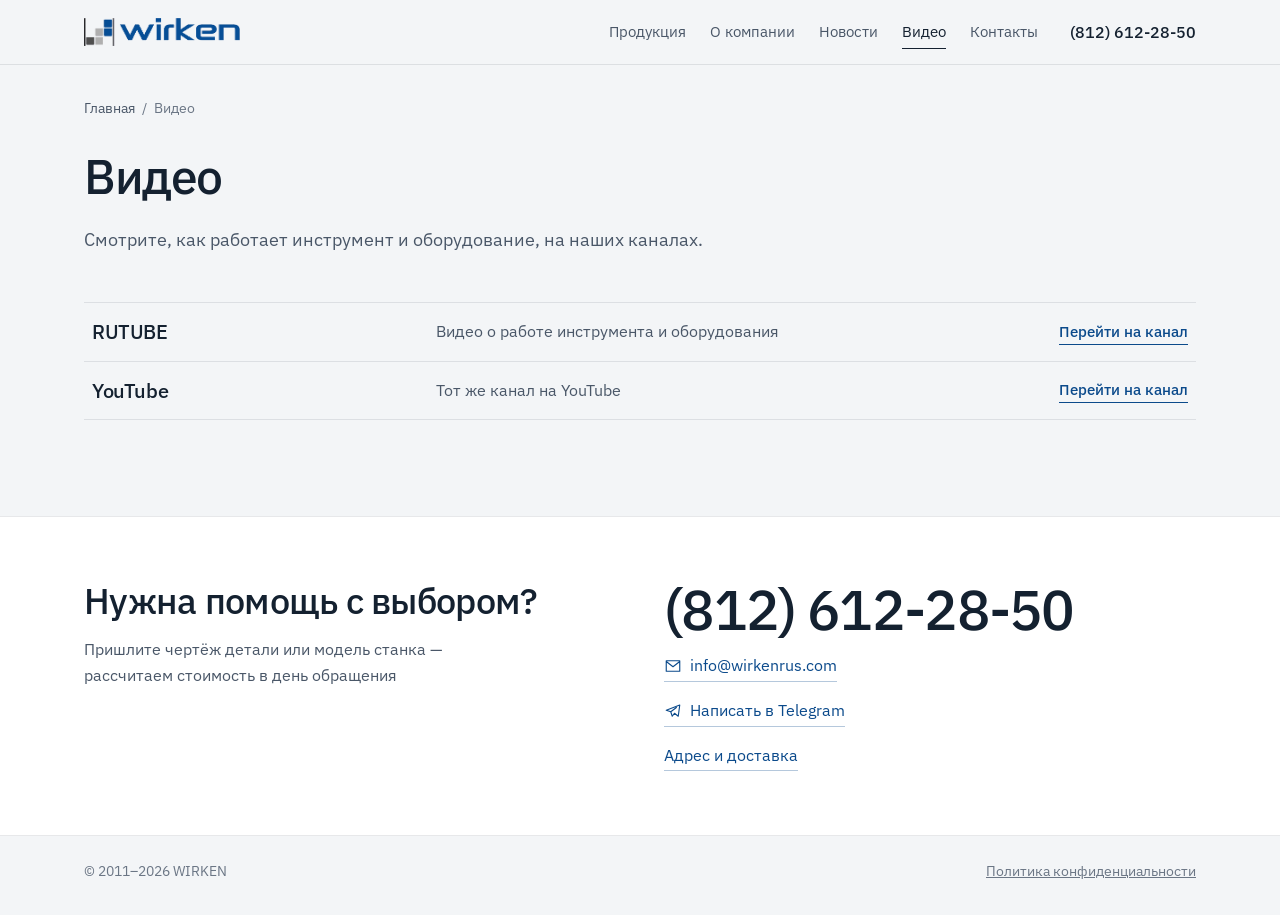
<file: wirken/video.html>
<!doctype html>
<html lang="ru">
<head>
  <meta charset="utf-8">
  <meta name="viewport" content="width=device-width, initial-scale=1">
  <title>Видео — Wirken</title>
  <meta name="description" content="Видео Wirken на RUTUBE и YouTube">
  <meta name="theme-color" content="#0b4a8b">
  <link rel="preconnect" href="https://fonts.googleapis.com">
  <link rel="preconnect" href="https://fonts.gstatic.com" crossorigin>
  <link href="https://fonts.googleapis.com/css2?family=IBM+Plex+Mono:wght@400&family=IBM+Plex+Sans:wght@400;500&display=swap" rel="stylesheet">
  <link rel="stylesheet" href="style.css">
</head>
<body>
  <!-- Сгенерировано build.py — правьте данные там, а не этот файл -->
  <svg width="0" height="0" style="position:absolute" aria-hidden="true">
    <defs>
      <pattern id="hatch" width="7" height="7" patternUnits="userSpaceOnUse" patternTransform="rotate(45)">
        <line x1="0" y1="0" x2="0" y2="7" class="hatch-line"/>
      </pattern>
    </defs>
  </svg>
  <header class="top">
    <div class="wrap top-in">
      <a href="index.html" class="logo"><img src="img/logo.png" alt="Wirken" width="174" height="32"></a>
      <nav class="menu" aria-label="Основное меню"><a href="katalog/">Продукция</a><a href="index.html#about">О компании</a><a href="novosti.html">Новости</a><a href="video.html" aria-current="page">Видео</a><a href="kontakty.html">Контакты</a></nav>
      <a href="tel:+78126122850" class="top-phone">(812) 612-28-50</a>
      <details class="burger">
        <summary aria-label="Меню"><span></span><span></span><span></span></summary>
        <nav class="burger-menu" aria-label="Меню"><a href="katalog/">Продукция</a><a href="index.html#about">О компании</a><a href="novosti.html">Новости</a><a href="video.html" aria-current="page">Видео</a><a href="kontakty.html">Контакты</a><a href="tel:+78126122850">(812) 612-28-50</a></nav>
      </details>
    </div>
  </header>
  <main>
    <nav class="wrap crumbs" aria-label="Навигационная цепочка"><a href="index.html">Главная</a> <span aria-hidden="true">/</span> <span aria-current="page">Видео</span></nav>
    <section class="wrap page-head page-head--text">
      <div>
        <h1>Видео</h1>
        <p class="lead">Смотрите, как работает инструмент и оборудование, на наших каналах.</p>
      </div>
    </section>
    <section class="wrap block block--tight"><ul class="catalog"><li><a class="row row--plain" href="https://rutube.ru/channel/79931475/" target="_blank" rel="noopener">
            <span class="row-name">RUTUBE</span><span class="row-desc">Видео о работе инструмента и оборудования</span><span class="row-link">Перейти на канал</span>
          </a></li><li><a class="row row--plain" href="https://www.youtube.com/user/wirkenrus/videos" target="_blank" rel="noopener">
            <span class="row-name">YouTube</span><span class="row-desc">Тот же канал на YouTube</span><span class="row-link">Перейти на канал</span>
          </a></li></ul></section>
    <section class="contacts">
      <div class="wrap contacts-in">
        <div>
          <h2>Нужна помощь с выбором?</h2>
          <p class="contacts-note">Пришлите чертёж детали или модель станка — рассчитаем стоимость в день обращения</p>
        </div>
        <div class="contacts-list">
          <a class="phone" href="tel:+78126122850">(812) 612-28-50</a>
          <a class="c-link" href="mailto:info@wirkenrus.com"><svg viewBox="0 0 24 24" aria-hidden="true"><path d="M3 5h18v14H3z M3 6l9 7 9-7"/></svg>info@wirkenrus.com</a>
          <a class="c-link" href="https://t.me/AlPo79" target="_blank" rel="noopener"><svg viewBox="0 0 24 24" aria-hidden="true"><path d="M21 4 3 11l6 2 2 6 3-4 5 4z M9 13l8-6"/></svg>Написать в Telegram</a>
          <a class="c-link" href="kontakty.html">Адрес и доставка</a>
        </div>
      </div>
    </section>
  </main>
  <footer class="wrap foot">
    <span>© 2011–<span id="year">2026</span> WIRKEN</span>
    <a href="https://www.wirkenrus.com/politika-konfidentsialnosti.html" target="_blank" rel="noopener">Политика конфиденциальности</a>
  </footer>
  <button class="to-top" id="to-top" aria-label="Наверх">
    <svg class="ring" viewBox="0 0 48 48" aria-hidden="true"><circle cx="24" cy="24" r="21"/></svg>
    <svg class="up" width="18" height="18" viewBox="0 0 24 24" aria-hidden="true"><path d="M12 19V5M5 12l7-7 7 7"/></svg>
  </button>
  <script src="script.js"></script>
</body>
</html>
</file>
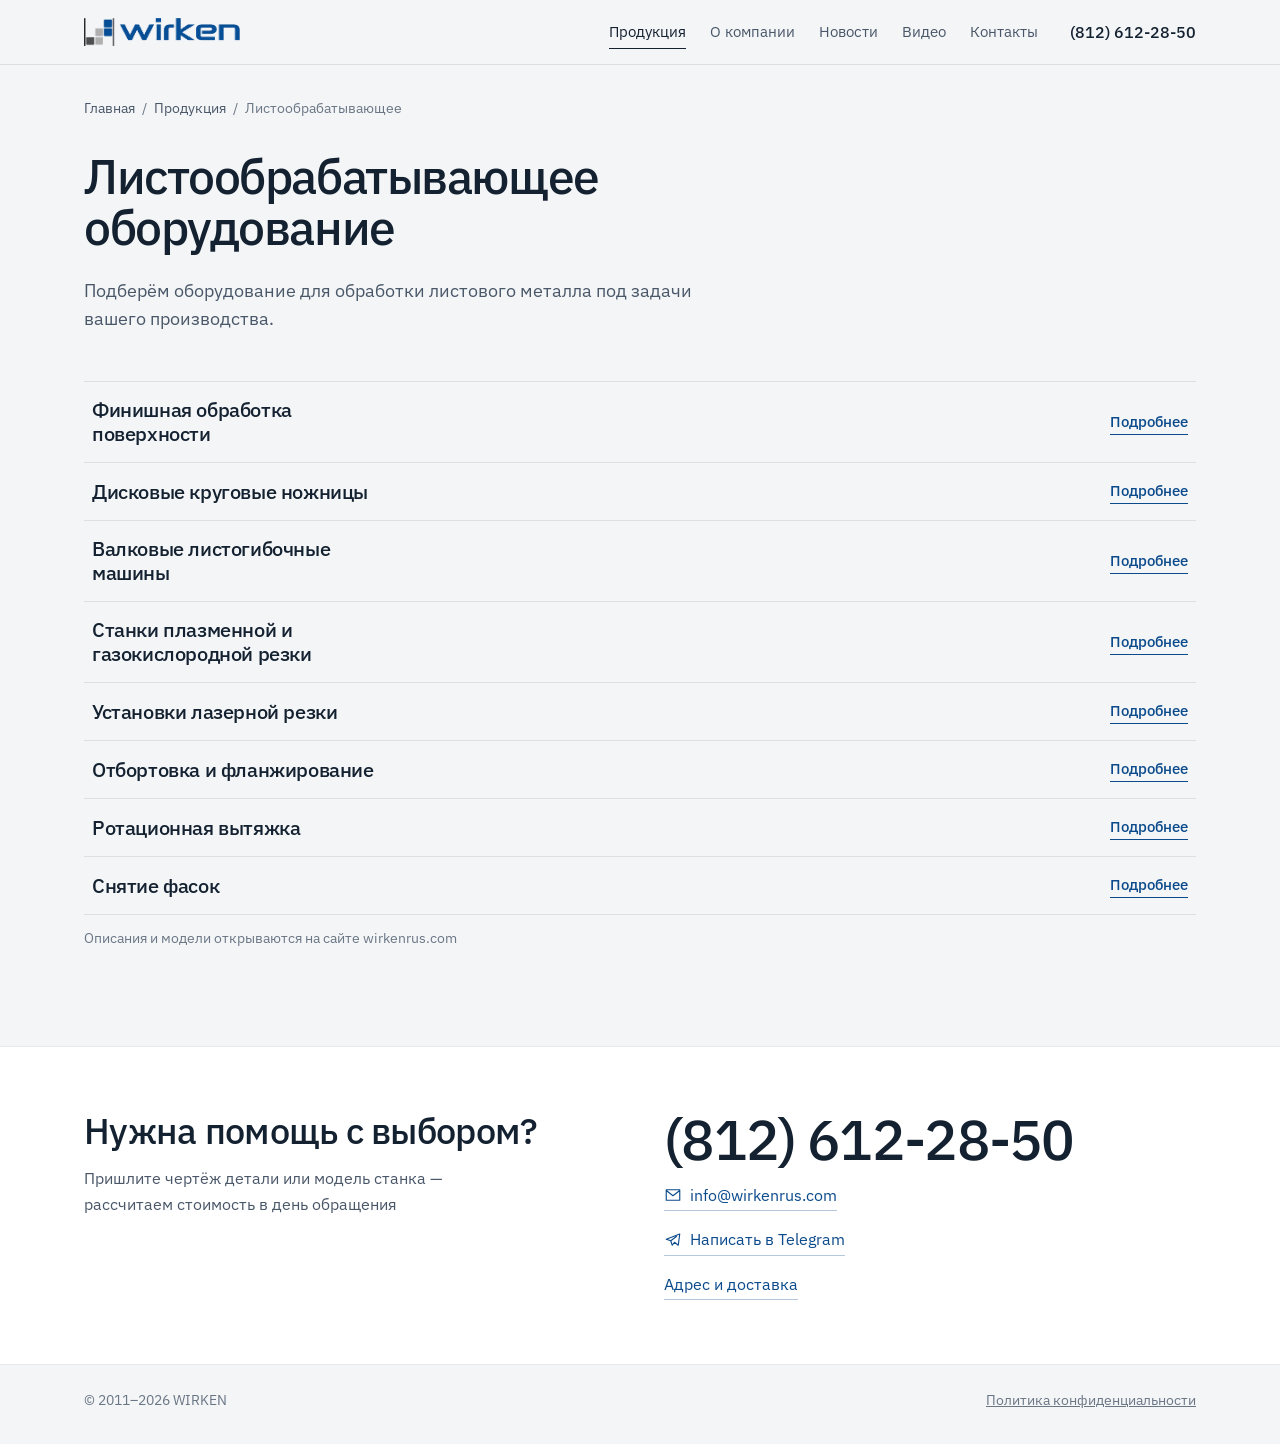
<file: wirken/katalog/listoobrabatyvayushchee.html>
<!doctype html>
<html lang="ru">
<head>
  <meta charset="utf-8">
  <meta name="viewport" content="width=device-width, initial-scale=1">
  <title>Листообрабатывающее оборудование — Wirken</title>
  <meta name="description" content="Подберём оборудование для обработки листового металла под задачи вашего производства.">
  <meta name="theme-color" content="#0b4a8b">
  <link rel="preconnect" href="https://fonts.googleapis.com">
  <link rel="preconnect" href="https://fonts.gstatic.com" crossorigin>
  <link href="https://fonts.googleapis.com/css2?family=IBM+Plex+Mono:wght@400&family=IBM+Plex+Sans:wght@400;500&display=swap" rel="stylesheet">
  <link rel="stylesheet" href="../style.css">
</head>
<body>
  <!-- Сгенерировано build.py — правьте данные там, а не этот файл -->
  <svg width="0" height="0" style="position:absolute" aria-hidden="true">
    <defs>
      <pattern id="hatch" width="7" height="7" patternUnits="userSpaceOnUse" patternTransform="rotate(45)">
        <line x1="0" y1="0" x2="0" y2="7" class="hatch-line"/>
      </pattern>
    </defs>
  </svg>
  <header class="top">
    <div class="wrap top-in">
      <a href="../index.html" class="logo"><img src="../img/logo.png" alt="Wirken" width="174" height="32"></a>
      <nav class="menu" aria-label="Основное меню"><a href="../katalog/" aria-current="page">Продукция</a><a href="../index.html#about">О компании</a><a href="../novosti.html">Новости</a><a href="../video.html">Видео</a><a href="../kontakty.html">Контакты</a></nav>
      <a href="tel:+78126122850" class="top-phone">(812) 612-28-50</a>
      <details class="burger">
        <summary aria-label="Меню"><span></span><span></span><span></span></summary>
        <nav class="burger-menu" aria-label="Меню"><a href="../katalog/" aria-current="page">Продукция</a><a href="../index.html#about">О компании</a><a href="../novosti.html">Новости</a><a href="../video.html">Видео</a><a href="../kontakty.html">Контакты</a><a href="tel:+78126122850">(812) 612-28-50</a></nav>
      </details>
    </div>
  </header>
  <main>
    <nav class="wrap crumbs" aria-label="Навигационная цепочка"><a href="../index.html">Главная</a> <span aria-hidden="true">/</span> <a href="../katalog/">Продукция</a> <span aria-hidden="true">/</span> <span aria-current="page">Листообрабатывающее</span></nav>
    <section class="wrap page-head page-head--text">
      <div>
        <h1>Листообрабатывающее оборудование</h1>
        <p class="lead">Подберём оборудование для обработки листового металла под задачи вашего производства.</p>
      </div>
    </section>
    <section class="wrap block block--tight">
      <ul class="catalog"><li><a class="row row--plain" href="https://www.wirkenrus.com/katalog/listoobrabatyvayushee-oborudovanie/oborudovanie-dlya-finishnoy-obrabotki-poverhnosti/" target="_blank" rel="noopener">
            <span class="row-name">Финишная обработка поверхности</span>
            <span class="row-desc"></span>
            <span class="row-link">Подробнее</span>
          </a></li><li><a class="row row--plain" href="https://www.wirkenrus.com/katalog/listoobrabatyvayushee-oborudovanie/diskovye-krugovye-nozhnitsy/" target="_blank" rel="noopener">
            <span class="row-name">Дисковые круговые ножницы</span>
            <span class="row-desc"></span>
            <span class="row-link">Подробнее</span>
          </a></li><li><a class="row row--plain" href="https://www.wirkenrus.com/katalog/listoobrabatyvayushee-oborudovanie/valkovye-listogibochnye-mashiny/" target="_blank" rel="noopener">
            <span class="row-name">Валковые листогибочные машины</span>
            <span class="row-desc"></span>
            <span class="row-link">Подробнее</span>
          </a></li><li><a class="row row--plain" href="https://www.wirkenrus.com/katalog/listoobrabatyvayushee-oborudovanie/ustanovki-plazmennoy-rezki/" target="_blank" rel="noopener">
            <span class="row-name">Станки плазменной и газокислородной резки</span>
            <span class="row-desc"></span>
            <span class="row-link">Подробнее</span>
          </a></li><li><a class="row row--plain" href="https://www.wirkenrus.com/katalog/listoobrabatyvayushee-oborudovanie/ustanovki-lazernoy-rezki/" target="_blank" rel="noopener">
            <span class="row-name">Установки лазерной резки</span>
            <span class="row-desc"></span>
            <span class="row-link">Подробнее</span>
          </a></li><li><a class="row row--plain" href="https://www.wirkenrus.com/katalog/listoobrabatyvayushee-oborudovanie/oborudovanie-dlya-otbortovki-i-flanzhirovaniya/" target="_blank" rel="noopener">
            <span class="row-name">Отбортовка и фланжирование</span>
            <span class="row-desc"></span>
            <span class="row-link">Подробнее</span>
          </a></li><li><a class="row row--plain" href="https://www.wirkenrus.com/katalog/listoobrabatyvayushee-oborudovanie/oborudovanie-dlya-rotatsionnoy-vytyazhki/" target="_blank" rel="noopener">
            <span class="row-name">Ротационная вытяжка</span>
            <span class="row-desc"></span>
            <span class="row-link">Подробнее</span>
          </a></li><li><a class="row row--plain" href="https://www.wirkenrus.com/katalog/listoobrabatyvayushee-oborudovanie/oborudovanie-dlya-snyatiya-fasok3/" target="_blank" rel="noopener">
            <span class="row-name">Снятие фасок</span>
            <span class="row-desc"></span>
            <span class="row-link">Подробнее</span>
          </a></li></ul>
      <p class="ext-note">Описания и модели открываются на сайте wirkenrus.com</p>
    </section>
    <section class="contacts">
      <div class="wrap contacts-in">
        <div>
          <h2>Нужна помощь с выбором?</h2>
          <p class="contacts-note">Пришлите чертёж детали или модель станка — рассчитаем стоимость в день обращения</p>
        </div>
        <div class="contacts-list">
          <a class="phone" href="tel:+78126122850">(812) 612-28-50</a>
          <a class="c-link" href="mailto:info@wirkenrus.com"><svg viewBox="0 0 24 24" aria-hidden="true"><path d="M3 5h18v14H3z M3 6l9 7 9-7"/></svg>info@wirkenrus.com</a>
          <a class="c-link" href="https://t.me/AlPo79" target="_blank" rel="noopener"><svg viewBox="0 0 24 24" aria-hidden="true"><path d="M21 4 3 11l6 2 2 6 3-4 5 4z M9 13l8-6"/></svg>Написать в Telegram</a>
          <a class="c-link" href="../kontakty.html">Адрес и доставка</a>
        </div>
      </div>
    </section>
  </main>
  <footer class="wrap foot">
    <span>© 2011–<span id="year">2026</span> WIRKEN</span>
    <a href="https://www.wirkenrus.com/politika-konfidentsialnosti.html" target="_blank" rel="noopener">Политика конфиденциальности</a>
  </footer>
  <button class="to-top" id="to-top" aria-label="Наверх">
    <svg class="ring" viewBox="0 0 48 48" aria-hidden="true"><circle cx="24" cy="24" r="21"/></svg>
    <svg class="up" width="18" height="18" viewBox="0 0 24 24" aria-hidden="true"><path d="M12 19V5M5 12l7-7 7 7"/></svg>
  </button>
  <script src="../script.js"></script>
</body>
</html>
</file>
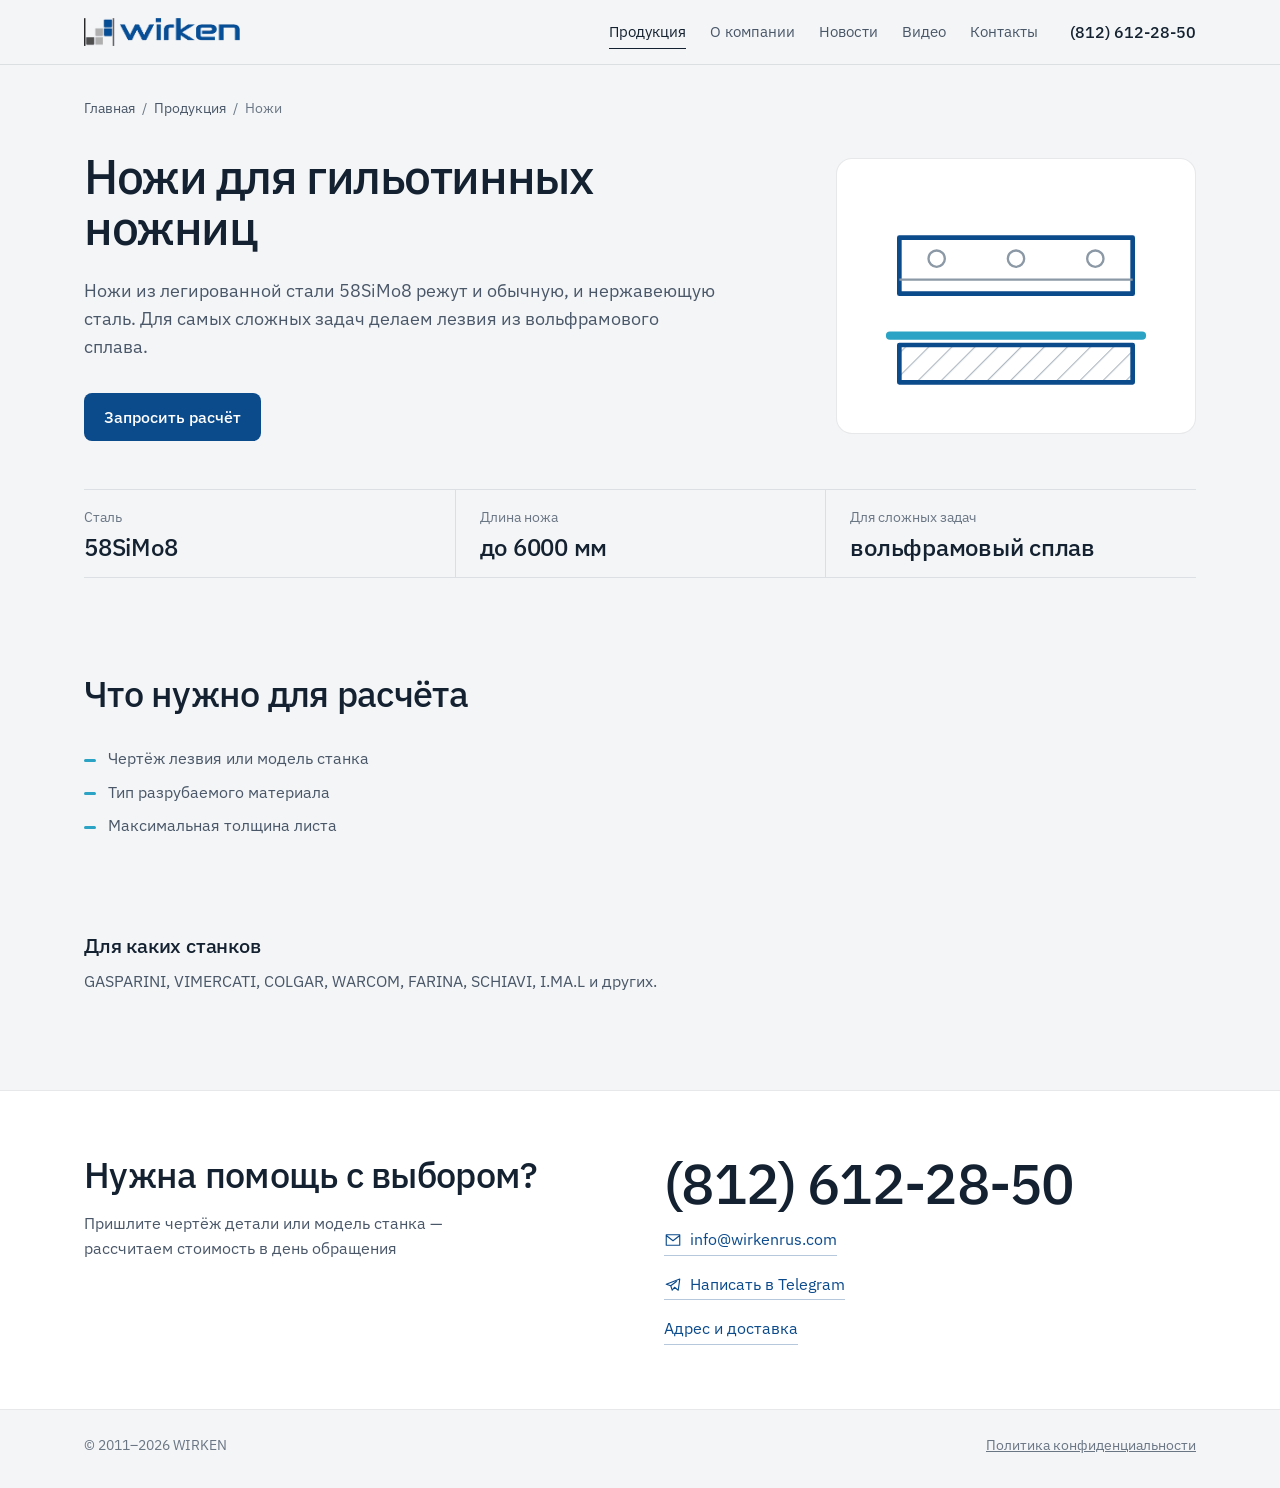
<file: wirken/katalog/nozhi.html>
<!doctype html>
<html lang="ru">
<head>
  <meta charset="utf-8">
  <meta name="viewport" content="width=device-width, initial-scale=1">
  <title>Ножи для гильотинных ножниц — Wirken</title>
  <meta name="description" content="Ножи из легированной стали 58SiMo8 режут и обычную, и нержавеющую сталь. Для самых сложных задач делаем лезвия из вольфрамового сплава.">
  <meta name="theme-color" content="#0b4a8b">
  <link rel="preconnect" href="https://fonts.googleapis.com">
  <link rel="preconnect" href="https://fonts.gstatic.com" crossorigin>
  <link href="https://fonts.googleapis.com/css2?family=IBM+Plex+Mono:wght@400&family=IBM+Plex+Sans:wght@400;500&display=swap" rel="stylesheet">
  <link rel="stylesheet" href="../style.css">
</head>
<body>
  <!-- Сгенерировано build.py — правьте данные там, а не этот файл -->
  <svg width="0" height="0" style="position:absolute" aria-hidden="true">
    <defs>
      <pattern id="hatch" width="7" height="7" patternUnits="userSpaceOnUse" patternTransform="rotate(45)">
        <line x1="0" y1="0" x2="0" y2="7" class="hatch-line"/>
      </pattern>
    </defs>
  </svg>
  <header class="top">
    <div class="wrap top-in">
      <a href="../index.html" class="logo"><img src="../img/logo.png" alt="Wirken" width="174" height="32"></a>
      <nav class="menu" aria-label="Основное меню"><a href="../katalog/" aria-current="page">Продукция</a><a href="../index.html#about">О компании</a><a href="../novosti.html">Новости</a><a href="../video.html">Видео</a><a href="../kontakty.html">Контакты</a></nav>
      <a href="tel:+78126122850" class="top-phone">(812) 612-28-50</a>
      <details class="burger">
        <summary aria-label="Меню"><span></span><span></span><span></span></summary>
        <nav class="burger-menu" aria-label="Меню"><a href="../katalog/" aria-current="page">Продукция</a><a href="../index.html#about">О компании</a><a href="../novosti.html">Новости</a><a href="../video.html">Видео</a><a href="../kontakty.html">Контакты</a><a href="tel:+78126122850">(812) 612-28-50</a></nav>
      </details>
    </div>
  </header>
  <main>
    <nav class="wrap crumbs" aria-label="Навигационная цепочка"><a href="../index.html">Главная</a> <span aria-hidden="true">/</span> <a href="../katalog/">Продукция</a> <span aria-hidden="true">/</span> <span aria-current="page">Ножи</span></nav>
    <section class="wrap page-head">
      <div>
        <h1>Ножи для гильотинных ножниц</h1>
        <p class="lead">Ножи из легированной стали 58SiMo8 режут и обычную, и нержавеющую сталь. Для самых сложных задач делаем лезвия из вольфрамового сплава.</p>
        <div class="actions"><a href="#contact" class="btn btn-primary">Запросить расчёт</a></div>
      </div>
      <figure class="page-drawing"><svg class="mini mini-knife" viewBox="0 0 120 90" aria-hidden="true">
  <g class="m-knife">
    <path class="part" d="M10 20 H110 V44 H10 Z"/>
    <line class="thin" x1="10" y1="38" x2="110" y2="38"/>
    <circle class="thin" cx="26" cy="29" r="3.5"/><circle class="thin" cx="60" cy="29" r="3.5"/><circle class="thin" cx="94" cy="29" r="3.5"/>
  </g>
  <line class="sheet-l" x1="6" y1="62" x2="114" y2="62"/>
  <path class="part die" d="M10 66 H110 V82 H10 Z"/>
</svg></figure>
    </section>
    <section class="wrap"><dl class="specs"><div><dt>Сталь</dt><dd>58SiMo8</dd></div><div><dt>Длина ножа</dt><dd>до 6000 мм</dd></div><div><dt>Для сложных задач</dt><dd>вольфрамовый сплав</dd></div></dl></section>
    <section class="wrap block">
      <h2>Что нужно для расчёта</h2>
      <ul class="ticks ticks--simple"><li>Чертёж лезвия или модель станка</li><li>Тип разрубаемого материала</li><li>Максимальная толщина листа</li></ul>
    </section>
    <section class="wrap block"><div class="prose"><h3>Для каких станков</h3><p>GASPARINI, VIMERCATI, COLGAR, WARCOM, FARINA, SCHIAVI, I.MA.L и других.</p></div></section>
    <div id="contact"></div><section class="contacts">
      <div class="wrap contacts-in">
        <div>
          <h2>Нужна помощь с выбором?</h2>
          <p class="contacts-note">Пришлите чертёж детали или модель станка — рассчитаем стоимость в день обращения</p>
        </div>
        <div class="contacts-list">
          <a class="phone" href="tel:+78126122850">(812) 612-28-50</a>
          <a class="c-link" href="mailto:info@wirkenrus.com"><svg viewBox="0 0 24 24" aria-hidden="true"><path d="M3 5h18v14H3z M3 6l9 7 9-7"/></svg>info@wirkenrus.com</a>
          <a class="c-link" href="https://t.me/AlPo79" target="_blank" rel="noopener"><svg viewBox="0 0 24 24" aria-hidden="true"><path d="M21 4 3 11l6 2 2 6 3-4 5 4z M9 13l8-6"/></svg>Написать в Telegram</a>
          <a class="c-link" href="../kontakty.html">Адрес и доставка</a>
        </div>
      </div>
    </section>
  </main>
  <footer class="wrap foot">
    <span>© 2011–<span id="year">2026</span> WIRKEN</span>
    <a href="https://www.wirkenrus.com/politika-konfidentsialnosti.html" target="_blank" rel="noopener">Политика конфиденциальности</a>
  </footer>
  <button class="to-top" id="to-top" aria-label="Наверх">
    <svg class="ring" viewBox="0 0 48 48" aria-hidden="true"><circle cx="24" cy="24" r="21"/></svg>
    <svg class="up" width="18" height="18" viewBox="0 0 24 24" aria-hidden="true"><path d="M12 19V5M5 12l7-7 7 7"/></svg>
  </button>
  <script src="../script.js"></script>
</body>
</html>
</file>
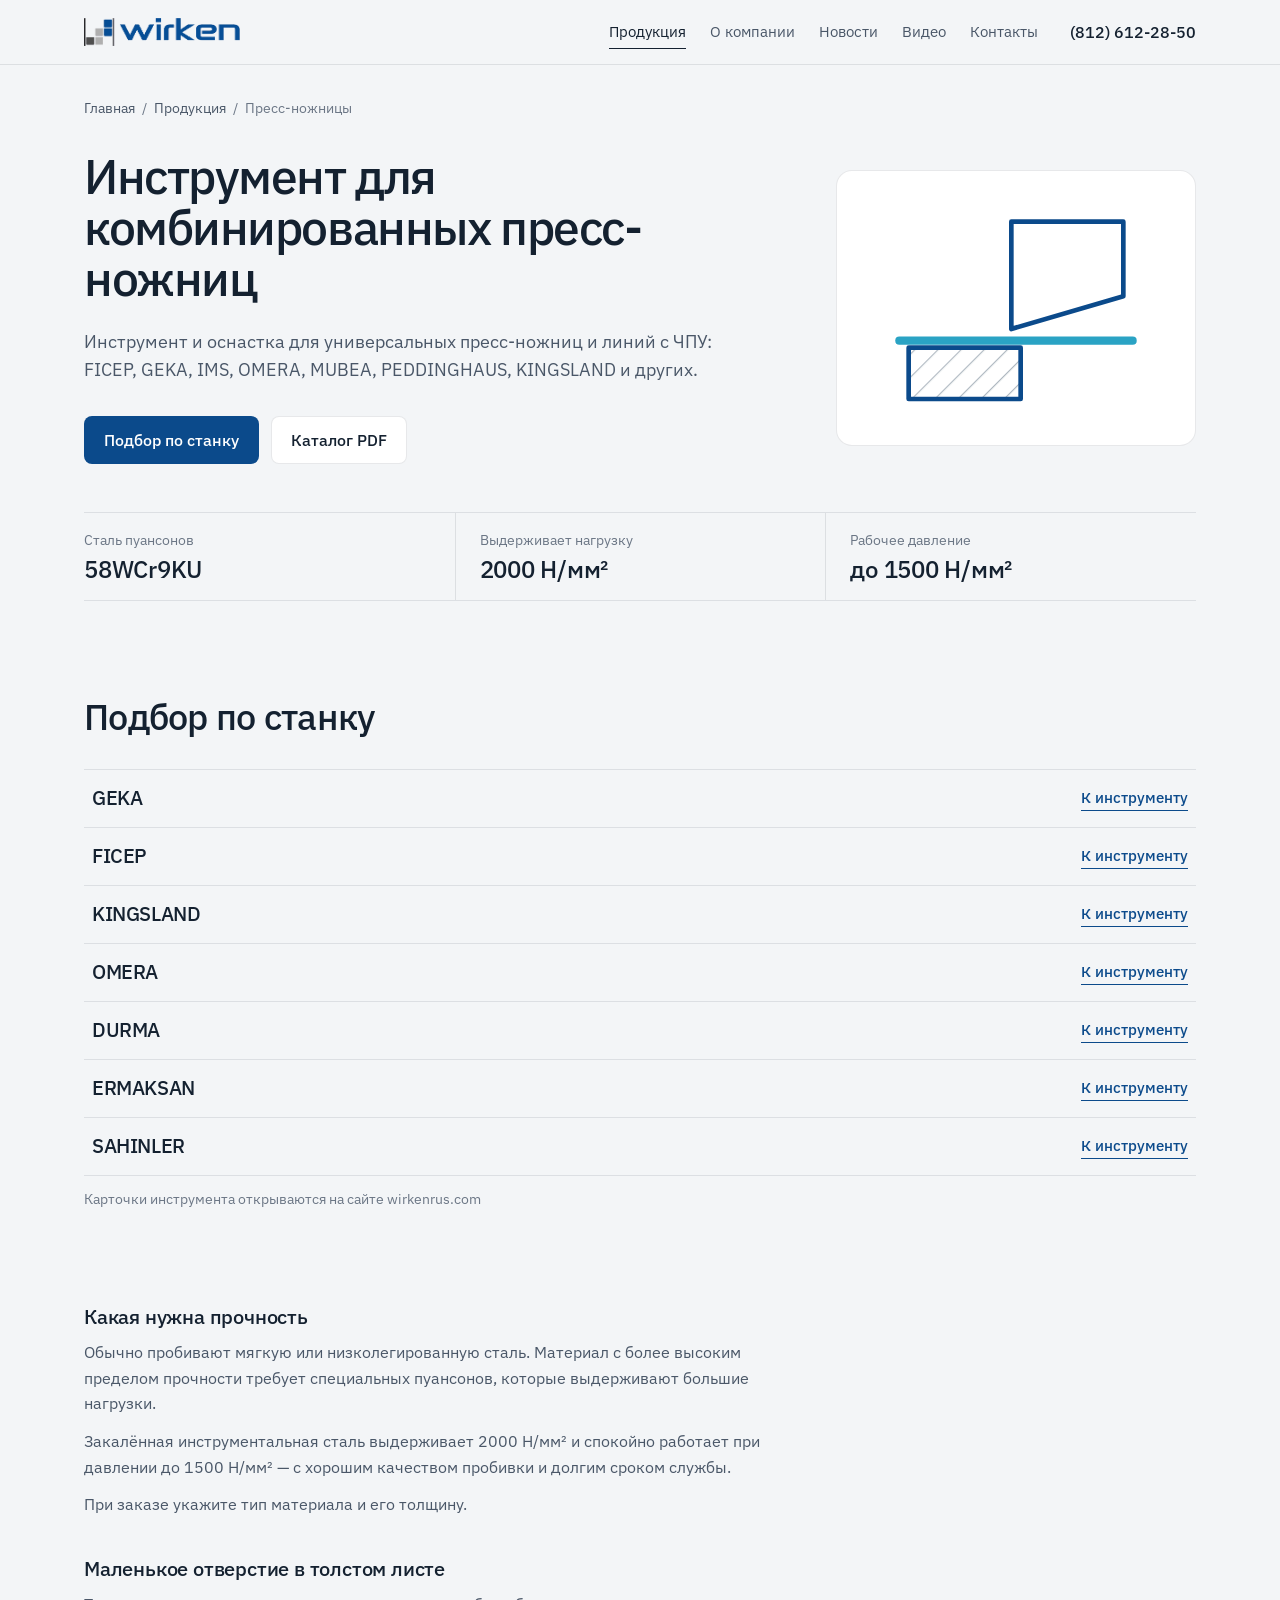
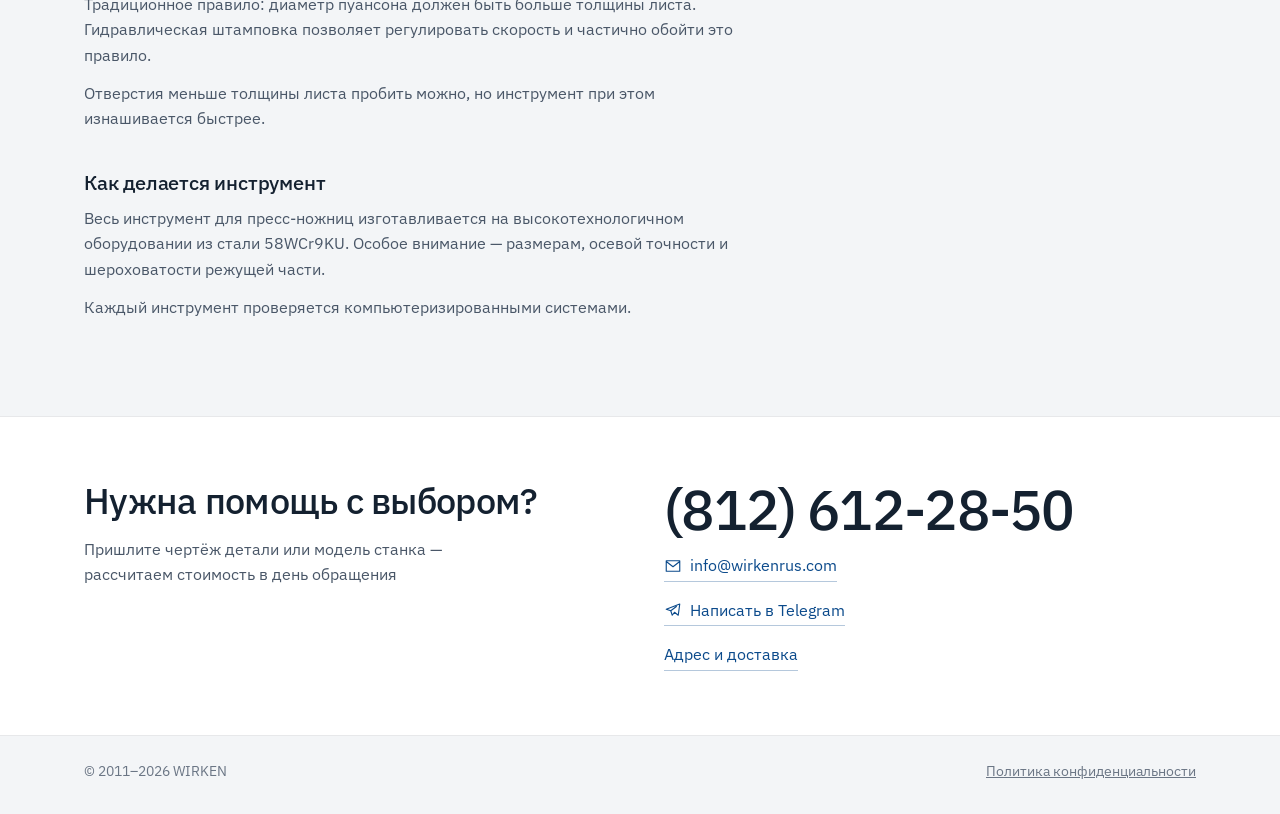
<file: wirken/katalog/press-nozhnicy.html>
<!doctype html>
<html lang="ru">
<head>
  <meta charset="utf-8">
  <meta name="viewport" content="width=device-width, initial-scale=1">
  <title>Инструмент для комбинированных пресс-ножниц — Wirken</title>
  <meta name="description" content="Инструмент и оснастка для универсальных пресс-ножниц и линий с ЧПУ: FICEP, GEKA, IMS, OMERA, MUBEA, PEDDINGHAUS, KINGSLAND и других.">
  <meta name="theme-color" content="#0b4a8b">
  <link rel="preconnect" href="https://fonts.googleapis.com">
  <link rel="preconnect" href="https://fonts.gstatic.com" crossorigin>
  <link href="https://fonts.googleapis.com/css2?family=IBM+Plex+Mono:wght@400&family=IBM+Plex+Sans:wght@400;500&display=swap" rel="stylesheet">
  <link rel="stylesheet" href="../style.css">
</head>
<body>
  <!-- Сгенерировано build.py — правьте данные там, а не этот файл -->
  <svg width="0" height="0" style="position:absolute" aria-hidden="true">
    <defs>
      <pattern id="hatch" width="7" height="7" patternUnits="userSpaceOnUse" patternTransform="rotate(45)">
        <line x1="0" y1="0" x2="0" y2="7" class="hatch-line"/>
      </pattern>
    </defs>
  </svg>
  <header class="top">
    <div class="wrap top-in">
      <a href="../index.html" class="logo"><img src="../img/logo.png" alt="Wirken" width="174" height="32"></a>
      <nav class="menu" aria-label="Основное меню"><a href="../katalog/" aria-current="page">Продукция</a><a href="../index.html#about">О компании</a><a href="../novosti.html">Новости</a><a href="../video.html">Видео</a><a href="../kontakty.html">Контакты</a></nav>
      <a href="tel:+78126122850" class="top-phone">(812) 612-28-50</a>
      <details class="burger">
        <summary aria-label="Меню"><span></span><span></span><span></span></summary>
        <nav class="burger-menu" aria-label="Меню"><a href="../katalog/" aria-current="page">Продукция</a><a href="../index.html#about">О компании</a><a href="../novosti.html">Новости</a><a href="../video.html">Видео</a><a href="../kontakty.html">Контакты</a><a href="tel:+78126122850">(812) 612-28-50</a></nav>
      </details>
    </div>
  </header>
  <main>
    <nav class="wrap crumbs" aria-label="Навигационная цепочка"><a href="../index.html">Главная</a> <span aria-hidden="true">/</span> <a href="../katalog/">Продукция</a> <span aria-hidden="true">/</span> <span aria-current="page">Пресс-ножницы</span></nav>
    <section class="wrap page-head">
      <div>
        <h1>Инструмент для комбинированных пресс-ножниц</h1>
        <p class="lead">Инструмент и оснастка для универсальных пресс-ножниц и линий с ЧПУ: FICEP, GEKA, IMS, OMERA, MUBEA, PEDDINGHAUS, KINGSLAND и других.</p>
        <div class="actions"><a href="#list" class="btn btn-primary">Подбор по станку</a><a href="https://www.wirkenrus.com/files/565/fabzvp00rev0410-pdf.pdf" target="_blank" rel="noopener" class="btn btn-line">Каталог PDF</a></div>
      </div>
      <figure class="page-drawing"><svg class="mini mini-shear" viewBox="0 0 120 90" aria-hidden="true">
  <path class="part die" d="M14 62 H62 V84 H14 Z"/>
  <line class="sheet-l" x1="10" y1="59" x2="110" y2="59"/>
  <path class="part m-blade" d="M58 8 H106 V40 L58 54 Z"/>
</svg></figure>
    </section>
    <section class="wrap"><dl class="specs"><div><dt>Сталь пуансонов</dt><dd>58WCr9KU</dd></div><div><dt>Выдерживает нагрузку</dt><dd>2000 Н/мм²</dd></div><div><dt>Рабочее давление</dt><dd>до 1500 Н/мм²</dd></div></dl></section>
    <section id="list" class="wrap block">
      <h2>Подбор по станку</h2>
      <ul class="catalog"><li><a class="row row--plain" href="https://www.wirkenrus.com/katalog/instrument-dlya-kombinirovannyh-press-nozhnits/geka/" target="_blank" rel="noopener">
            <span class="row-name">GEKA</span>
            <span class="row-desc"></span>
            <span class="row-link">К инструменту</span>
          </a></li><li><a class="row row--plain" href="https://www.wirkenrus.com/katalog/instrument-dlya-kombinirovannyh-press-nozhnits/FICEP/" target="_blank" rel="noopener">
            <span class="row-name">FICEP</span>
            <span class="row-desc"></span>
            <span class="row-link">К инструменту</span>
          </a></li><li><a class="row row--plain" href="https://www.wirkenrus.com/katalog/instrument-dlya-kombinirovannyh-press-nozhnits/kingsland/" target="_blank" rel="noopener">
            <span class="row-name">KINGSLAND</span>
            <span class="row-desc"></span>
            <span class="row-link">К инструменту</span>
          </a></li><li><a class="row row--plain" href="https://www.wirkenrus.com/katalog/instrument-dlya-kombinirovannyh-press-nozhnits/OMERA/" target="_blank" rel="noopener">
            <span class="row-name">OMERA</span>
            <span class="row-desc"></span>
            <span class="row-link">К инструменту</span>
          </a></li><li><a class="row row--plain" href="https://www.wirkenrus.com/katalog/instrument-dlya-kombinirovannyh-press-nozhnits/durma-iw/" target="_blank" rel="noopener">
            <span class="row-name">DURMA</span>
            <span class="row-desc"></span>
            <span class="row-link">К инструменту</span>
          </a></li><li><a class="row row--plain" href="https://www.wirkenrus.com/katalog/instrument-dlya-kombinirovannyh-press-nozhnits/ERMAKSAN_IW/" target="_blank" rel="noopener">
            <span class="row-name">ERMAKSAN</span>
            <span class="row-desc"></span>
            <span class="row-link">К инструменту</span>
          </a></li><li><a class="row row--plain" href="https://www.wirkenrus.com/katalog/instrument-dlya-kombinirovannyh-press-nozhnits/sahinler-iw/" target="_blank" rel="noopener">
            <span class="row-name">SAHINLER</span>
            <span class="row-desc"></span>
            <span class="row-link">К инструменту</span>
          </a></li></ul>
      <p class="ext-note">Карточки инструмента открываются на сайте wirkenrus.com</p>
    </section>
    <section class="wrap block"><div class="prose"><h3>Какая нужна прочность</h3><p>Обычно пробивают мягкую или низколегированную сталь. Материал с более высоким пределом прочности требует специальных пуансонов, которые выдерживают большие нагрузки.</p><p>Закалённая инструментальная сталь выдерживает 2000 Н/мм² и спокойно работает при давлении до 1500 Н/мм² — с хорошим качеством пробивки и долгим сроком службы.</p><p>При заказе укажите тип материала и его толщину.</p><h3>Маленькое отверстие в толстом листе</h3><p>Традиционное правило: диаметр пуансона должен быть больше толщины листа. Гидравлическая штамповка позволяет регулировать скорость и частично обойти это правило.</p><p>Отверстия меньше толщины листа пробить можно, но инструмент при этом изнашивается быстрее.</p><h3>Как делается инструмент</h3><p>Весь инструмент для пресс-ножниц изготавливается на высокотехнологичном оборудовании из стали 58WCr9KU. Особое внимание — размерам, осевой точности и шероховатости режущей части.</p><p>Каждый инструмент проверяется компьютеризированными системами.</p></div></section>
    <div id="contact"></div><section class="contacts">
      <div class="wrap contacts-in">
        <div>
          <h2>Нужна помощь с выбором?</h2>
          <p class="contacts-note">Пришлите чертёж детали или модель станка — рассчитаем стоимость в день обращения</p>
        </div>
        <div class="contacts-list">
          <a class="phone" href="tel:+78126122850">(812) 612-28-50</a>
          <a class="c-link" href="mailto:info@wirkenrus.com"><svg viewBox="0 0 24 24" aria-hidden="true"><path d="M3 5h18v14H3z M3 6l9 7 9-7"/></svg>info@wirkenrus.com</a>
          <a class="c-link" href="https://t.me/AlPo79" target="_blank" rel="noopener"><svg viewBox="0 0 24 24" aria-hidden="true"><path d="M21 4 3 11l6 2 2 6 3-4 5 4z M9 13l8-6"/></svg>Написать в Telegram</a>
          <a class="c-link" href="../kontakty.html">Адрес и доставка</a>
        </div>
      </div>
    </section>
  </main>
  <footer class="wrap foot">
    <span>© 2011–<span id="year">2026</span> WIRKEN</span>
    <a href="https://www.wirkenrus.com/politika-konfidentsialnosti.html" target="_blank" rel="noopener">Политика конфиденциальности</a>
  </footer>
  <button class="to-top" id="to-top" aria-label="Наверх">
    <svg class="ring" viewBox="0 0 48 48" aria-hidden="true"><circle cx="24" cy="24" r="21"/></svg>
    <svg class="up" width="18" height="18" viewBox="0 0 24 24" aria-hidden="true"><path d="M12 19V5M5 12l7-7 7 7"/></svg>
  </button>
  <script src="../script.js"></script>
</body>
</html>
</file>
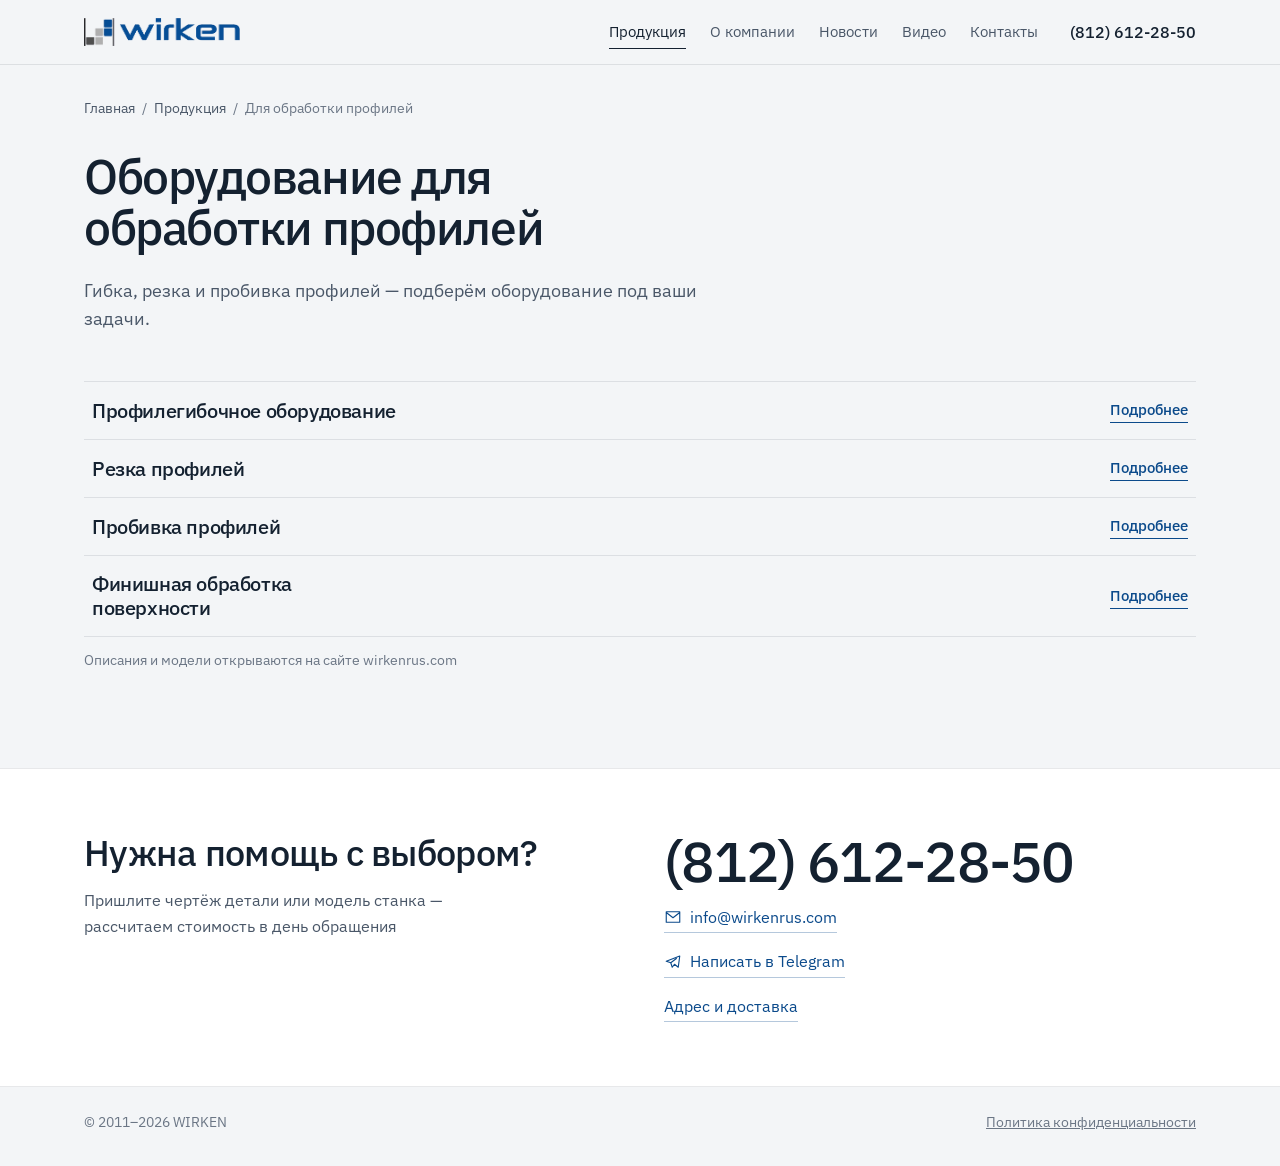
<file: wirken/katalog/profili.html>
<!doctype html>
<html lang="ru">
<head>
  <meta charset="utf-8">
  <meta name="viewport" content="width=device-width, initial-scale=1">
  <title>Оборудование для обработки профилей — Wirken</title>
  <meta name="description" content="Гибка, резка и пробивка профилей — подберём оборудование под ваши задачи.">
  <meta name="theme-color" content="#0b4a8b">
  <link rel="preconnect" href="https://fonts.googleapis.com">
  <link rel="preconnect" href="https://fonts.gstatic.com" crossorigin>
  <link href="https://fonts.googleapis.com/css2?family=IBM+Plex+Mono:wght@400&family=IBM+Plex+Sans:wght@400;500&display=swap" rel="stylesheet">
  <link rel="stylesheet" href="../style.css">
</head>
<body>
  <!-- Сгенерировано build.py — правьте данные там, а не этот файл -->
  <svg width="0" height="0" style="position:absolute" aria-hidden="true">
    <defs>
      <pattern id="hatch" width="7" height="7" patternUnits="userSpaceOnUse" patternTransform="rotate(45)">
        <line x1="0" y1="0" x2="0" y2="7" class="hatch-line"/>
      </pattern>
    </defs>
  </svg>
  <header class="top">
    <div class="wrap top-in">
      <a href="../index.html" class="logo"><img src="../img/logo.png" alt="Wirken" width="174" height="32"></a>
      <nav class="menu" aria-label="Основное меню"><a href="../katalog/" aria-current="page">Продукция</a><a href="../index.html#about">О компании</a><a href="../novosti.html">Новости</a><a href="../video.html">Видео</a><a href="../kontakty.html">Контакты</a></nav>
      <a href="tel:+78126122850" class="top-phone">(812) 612-28-50</a>
      <details class="burger">
        <summary aria-label="Меню"><span></span><span></span><span></span></summary>
        <nav class="burger-menu" aria-label="Меню"><a href="../katalog/" aria-current="page">Продукция</a><a href="../index.html#about">О компании</a><a href="../novosti.html">Новости</a><a href="../video.html">Видео</a><a href="../kontakty.html">Контакты</a><a href="tel:+78126122850">(812) 612-28-50</a></nav>
      </details>
    </div>
  </header>
  <main>
    <nav class="wrap crumbs" aria-label="Навигационная цепочка"><a href="../index.html">Главная</a> <span aria-hidden="true">/</span> <a href="../katalog/">Продукция</a> <span aria-hidden="true">/</span> <span aria-current="page">Для обработки профилей</span></nav>
    <section class="wrap page-head page-head--text">
      <div>
        <h1>Оборудование для обработки профилей</h1>
        <p class="lead">Гибка, резка и пробивка профилей — подберём оборудование под ваши задачи.</p>
      </div>
    </section>
    <section class="wrap block block--tight">
      <ul class="catalog"><li><a class="row row--plain" href="https://www.wirkenrus.com/katalog/oborudovanie-dlya-obrabotki-profiley/profilegibochnoe-oborudovanie/" target="_blank" rel="noopener">
            <span class="row-name">Профилегибочное оборудование</span>
            <span class="row-desc"></span>
            <span class="row-link">Подробнее</span>
          </a></li><li><a class="row row--plain" href="https://www.wirkenrus.com/katalog/oborudovanie-dlya-obrabotki-profiley/oborudovanie-dlya-rezki-profiley/" target="_blank" rel="noopener">
            <span class="row-name">Резка профилей</span>
            <span class="row-desc"></span>
            <span class="row-link">Подробнее</span>
          </a></li><li><a class="row row--plain" href="https://www.wirkenrus.com/katalog/oborudovanie-dlya-obrabotki-profiley/oborudovanie-dlya-probivki-profiley/" target="_blank" rel="noopener">
            <span class="row-name">Пробивка профилей</span>
            <span class="row-desc"></span>
            <span class="row-link">Подробнее</span>
          </a></li><li><a class="row row--plain" href="https://www.wirkenrus.com/katalog/oborudovanie-dlya-obrabotki-profiley/oborudovanie-dlya-finishnoy-obrabotki-poverhnosti3/" target="_blank" rel="noopener">
            <span class="row-name">Финишная обработка поверхности</span>
            <span class="row-desc"></span>
            <span class="row-link">Подробнее</span>
          </a></li></ul>
      <p class="ext-note">Описания и модели открываются на сайте wirkenrus.com</p>
    </section>
    <section class="contacts">
      <div class="wrap contacts-in">
        <div>
          <h2>Нужна помощь с выбором?</h2>
          <p class="contacts-note">Пришлите чертёж детали или модель станка — рассчитаем стоимость в день обращения</p>
        </div>
        <div class="contacts-list">
          <a class="phone" href="tel:+78126122850">(812) 612-28-50</a>
          <a class="c-link" href="mailto:info@wirkenrus.com"><svg viewBox="0 0 24 24" aria-hidden="true"><path d="M3 5h18v14H3z M3 6l9 7 9-7"/></svg>info@wirkenrus.com</a>
          <a class="c-link" href="https://t.me/AlPo79" target="_blank" rel="noopener"><svg viewBox="0 0 24 24" aria-hidden="true"><path d="M21 4 3 11l6 2 2 6 3-4 5 4z M9 13l8-6"/></svg>Написать в Telegram</a>
          <a class="c-link" href="../kontakty.html">Адрес и доставка</a>
        </div>
      </div>
    </section>
  </main>
  <footer class="wrap foot">
    <span>© 2011–<span id="year">2026</span> WIRKEN</span>
    <a href="https://www.wirkenrus.com/politika-konfidentsialnosti.html" target="_blank" rel="noopener">Политика конфиденциальности</a>
  </footer>
  <button class="to-top" id="to-top" aria-label="Наверх">
    <svg class="ring" viewBox="0 0 48 48" aria-hidden="true"><circle cx="24" cy="24" r="21"/></svg>
    <svg class="up" width="18" height="18" viewBox="0 0 24 24" aria-hidden="true"><path d="M12 19V5M5 12l7-7 7 7"/></svg>
  </button>
  <script src="../script.js"></script>
</body>
</html>
</file>
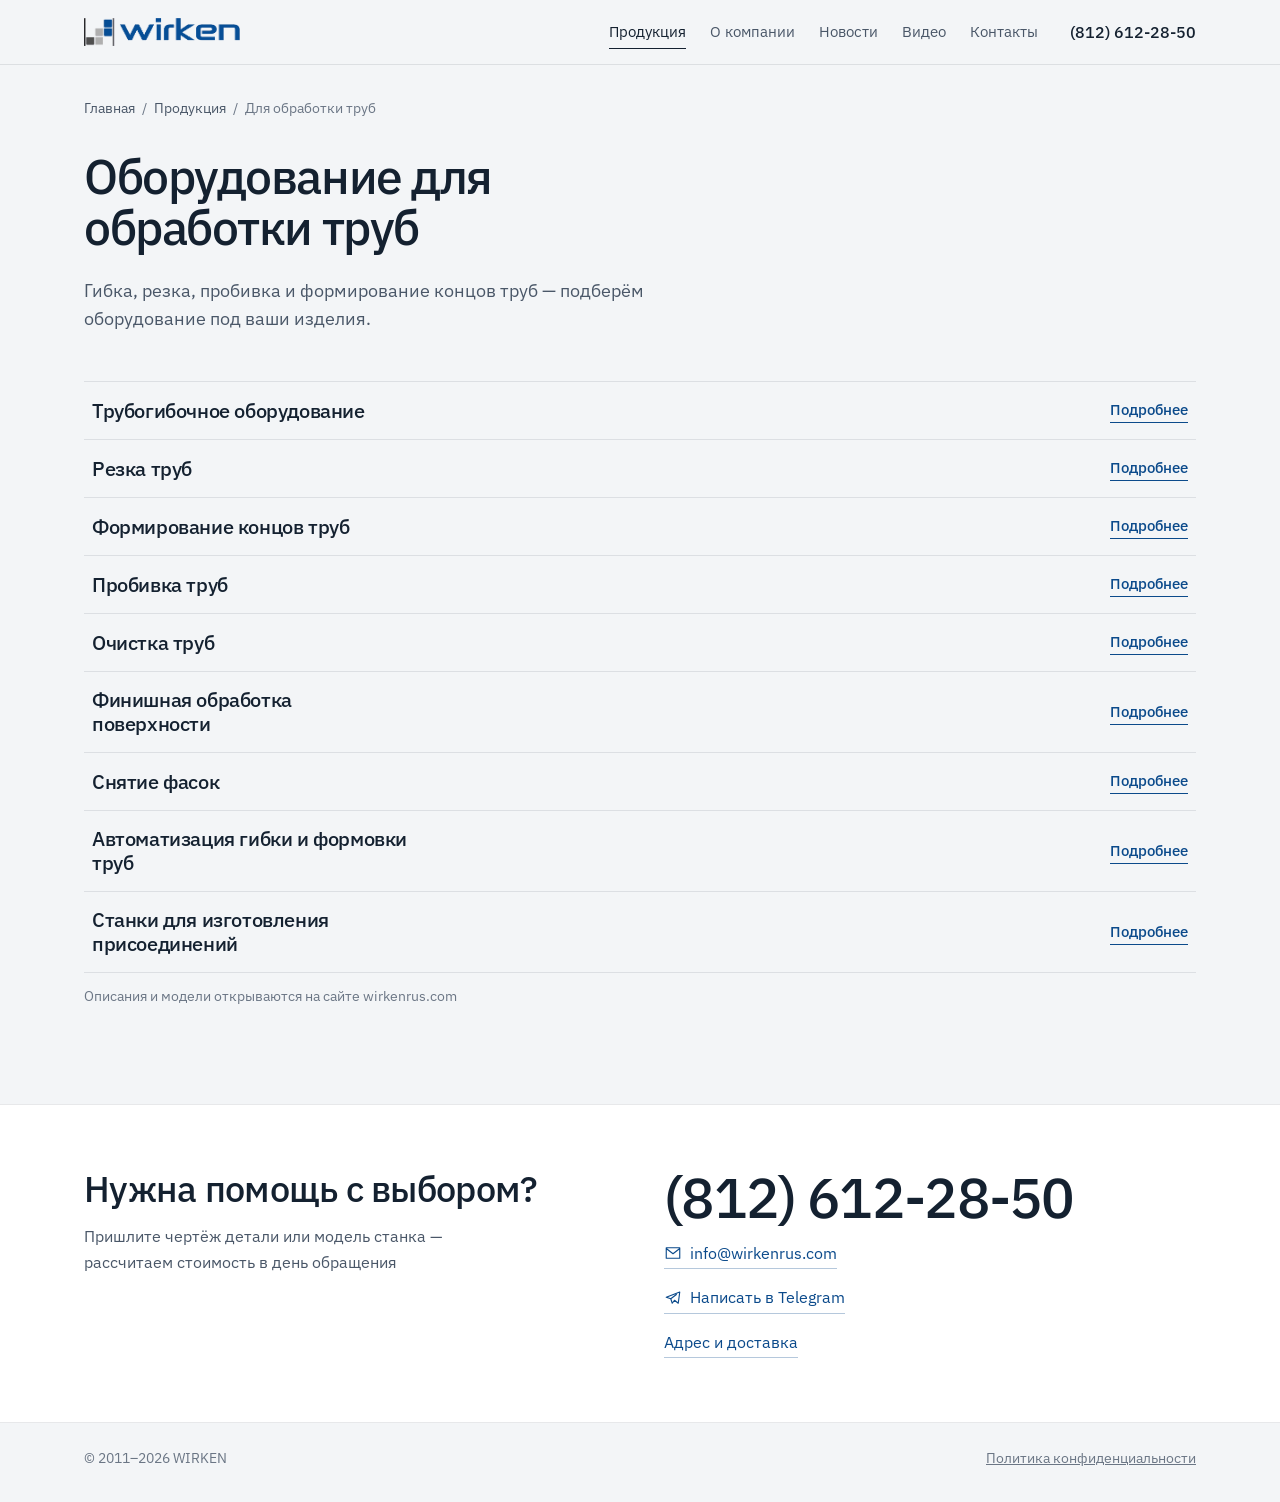
<file: wirken/katalog/truby.html>
<!doctype html>
<html lang="ru">
<head>
  <meta charset="utf-8">
  <meta name="viewport" content="width=device-width, initial-scale=1">
  <title>Оборудование для обработки труб — Wirken</title>
  <meta name="description" content="Гибка, резка, пробивка и формирование концов труб — подберём оборудование под ваши изделия.">
  <meta name="theme-color" content="#0b4a8b">
  <link rel="preconnect" href="https://fonts.googleapis.com">
  <link rel="preconnect" href="https://fonts.gstatic.com" crossorigin>
  <link href="https://fonts.googleapis.com/css2?family=IBM+Plex+Mono:wght@400&family=IBM+Plex+Sans:wght@400;500&display=swap" rel="stylesheet">
  <link rel="stylesheet" href="../style.css">
</head>
<body>
  <!-- Сгенерировано build.py — правьте данные там, а не этот файл -->
  <svg width="0" height="0" style="position:absolute" aria-hidden="true">
    <defs>
      <pattern id="hatch" width="7" height="7" patternUnits="userSpaceOnUse" patternTransform="rotate(45)">
        <line x1="0" y1="0" x2="0" y2="7" class="hatch-line"/>
      </pattern>
    </defs>
  </svg>
  <header class="top">
    <div class="wrap top-in">
      <a href="../index.html" class="logo"><img src="../img/logo.png" alt="Wirken" width="174" height="32"></a>
      <nav class="menu" aria-label="Основное меню"><a href="../katalog/" aria-current="page">Продукция</a><a href="../index.html#about">О компании</a><a href="../novosti.html">Новости</a><a href="../video.html">Видео</a><a href="../kontakty.html">Контакты</a></nav>
      <a href="tel:+78126122850" class="top-phone">(812) 612-28-50</a>
      <details class="burger">
        <summary aria-label="Меню"><span></span><span></span><span></span></summary>
        <nav class="burger-menu" aria-label="Меню"><a href="../katalog/" aria-current="page">Продукция</a><a href="../index.html#about">О компании</a><a href="../novosti.html">Новости</a><a href="../video.html">Видео</a><a href="../kontakty.html">Контакты</a><a href="tel:+78126122850">(812) 612-28-50</a></nav>
      </details>
    </div>
  </header>
  <main>
    <nav class="wrap crumbs" aria-label="Навигационная цепочка"><a href="../index.html">Главная</a> <span aria-hidden="true">/</span> <a href="../katalog/">Продукция</a> <span aria-hidden="true">/</span> <span aria-current="page">Для обработки труб</span></nav>
    <section class="wrap page-head page-head--text">
      <div>
        <h1>Оборудование для обработки труб</h1>
        <p class="lead">Гибка, резка, пробивка и формирование концов труб — подберём оборудование под ваши изделия.</p>
      </div>
    </section>
    <section class="wrap block block--tight">
      <ul class="catalog"><li><a class="row row--plain" href="https://www.wirkenrus.com/katalog/oborudovanie-dlya-obrabotki-trub/trubogibochnoe-oborudovanie/" target="_blank" rel="noopener">
            <span class="row-name">Трубогибочное оборудование</span>
            <span class="row-desc"></span>
            <span class="row-link">Подробнее</span>
          </a></li><li><a class="row row--plain" href="https://www.wirkenrus.com/katalog/oborudovanie-dlya-obrabotki-trub/oborudovanie-dlya-rezki-trub/" target="_blank" rel="noopener">
            <span class="row-name">Резка труб</span>
            <span class="row-desc"></span>
            <span class="row-link">Подробнее</span>
          </a></li><li><a class="row row--plain" href="https://www.wirkenrus.com/katalog/oborudovanie-dlya-obrabotki-trub/oborudovanie-dlya-formirovaniya-kontsov-trub/" target="_blank" rel="noopener">
            <span class="row-name">Формирование концов труб</span>
            <span class="row-desc"></span>
            <span class="row-link">Подробнее</span>
          </a></li><li><a class="row row--plain" href="https://www.wirkenrus.com/katalog/oborudovanie-dlya-obrabotki-trub/oborudovanie-dlya-probivki-trub/" target="_blank" rel="noopener">
            <span class="row-name">Пробивка труб</span>
            <span class="row-desc"></span>
            <span class="row-link">Подробнее</span>
          </a></li><li><a class="row row--plain" href="https://www.wirkenrus.com/katalog/oborudovanie-dlya-obrabotki-trub/oborudovanie-dlya-ochistki-trub/" target="_blank" rel="noopener">
            <span class="row-name">Очистка труб</span>
            <span class="row-desc"></span>
            <span class="row-link">Подробнее</span>
          </a></li><li><a class="row row--plain" href="https://www.wirkenrus.com/katalog/oborudovanie-dlya-obrabotki-trub/oborudovanie-dlya-finishnoy-obrabotki-poverhnosti2/" target="_blank" rel="noopener">
            <span class="row-name">Финишная обработка поверхности</span>
            <span class="row-desc"></span>
            <span class="row-link">Подробнее</span>
          </a></li><li><a class="row row--plain" href="https://www.wirkenrus.com/katalog/oborudovanie-dlya-obrabotki-trub/oborudovanie-dlya-snyatiya-fasok/" target="_blank" rel="noopener">
            <span class="row-name">Снятие фасок</span>
            <span class="row-desc"></span>
            <span class="row-link">Подробнее</span>
          </a></li><li><a class="row row--plain" href="https://www.wirkenrus.com/katalog/oborudovanie-dlya-obrabotki-trub/page170/" target="_blank" rel="noopener">
            <span class="row-name">Автоматизация гибки и формовки труб</span>
            <span class="row-desc"></span>
            <span class="row-link">Подробнее</span>
          </a></li><li><a class="row row--plain" href="https://www.wirkenrus.com/katalog/oborudovanie-dlya-obrabotki-trub/page175/" target="_blank" rel="noopener">
            <span class="row-name">Станки для изготовления присоединений</span>
            <span class="row-desc"></span>
            <span class="row-link">Подробнее</span>
          </a></li></ul>
      <p class="ext-note">Описания и модели открываются на сайте wirkenrus.com</p>
    </section>
    <section class="contacts">
      <div class="wrap contacts-in">
        <div>
          <h2>Нужна помощь с выбором?</h2>
          <p class="contacts-note">Пришлите чертёж детали или модель станка — рассчитаем стоимость в день обращения</p>
        </div>
        <div class="contacts-list">
          <a class="phone" href="tel:+78126122850">(812) 612-28-50</a>
          <a class="c-link" href="mailto:info@wirkenrus.com"><svg viewBox="0 0 24 24" aria-hidden="true"><path d="M3 5h18v14H3z M3 6l9 7 9-7"/></svg>info@wirkenrus.com</a>
          <a class="c-link" href="https://t.me/AlPo79" target="_blank" rel="noopener"><svg viewBox="0 0 24 24" aria-hidden="true"><path d="M21 4 3 11l6 2 2 6 3-4 5 4z M9 13l8-6"/></svg>Написать в Telegram</a>
          <a class="c-link" href="../kontakty.html">Адрес и доставка</a>
        </div>
      </div>
    </section>
  </main>
  <footer class="wrap foot">
    <span>© 2011–<span id="year">2026</span> WIRKEN</span>
    <a href="https://www.wirkenrus.com/politika-konfidentsialnosti.html" target="_blank" rel="noopener">Политика конфиденциальности</a>
  </footer>
  <button class="to-top" id="to-top" aria-label="Наверх">
    <svg class="ring" viewBox="0 0 48 48" aria-hidden="true"><circle cx="24" cy="24" r="21"/></svg>
    <svg class="up" width="18" height="18" viewBox="0 0 24 24" aria-hidden="true"><path d="M12 19V5M5 12l7-7 7 7"/></svg>
  </button>
  <script src="../script.js"></script>
</body>
</html>
</file>
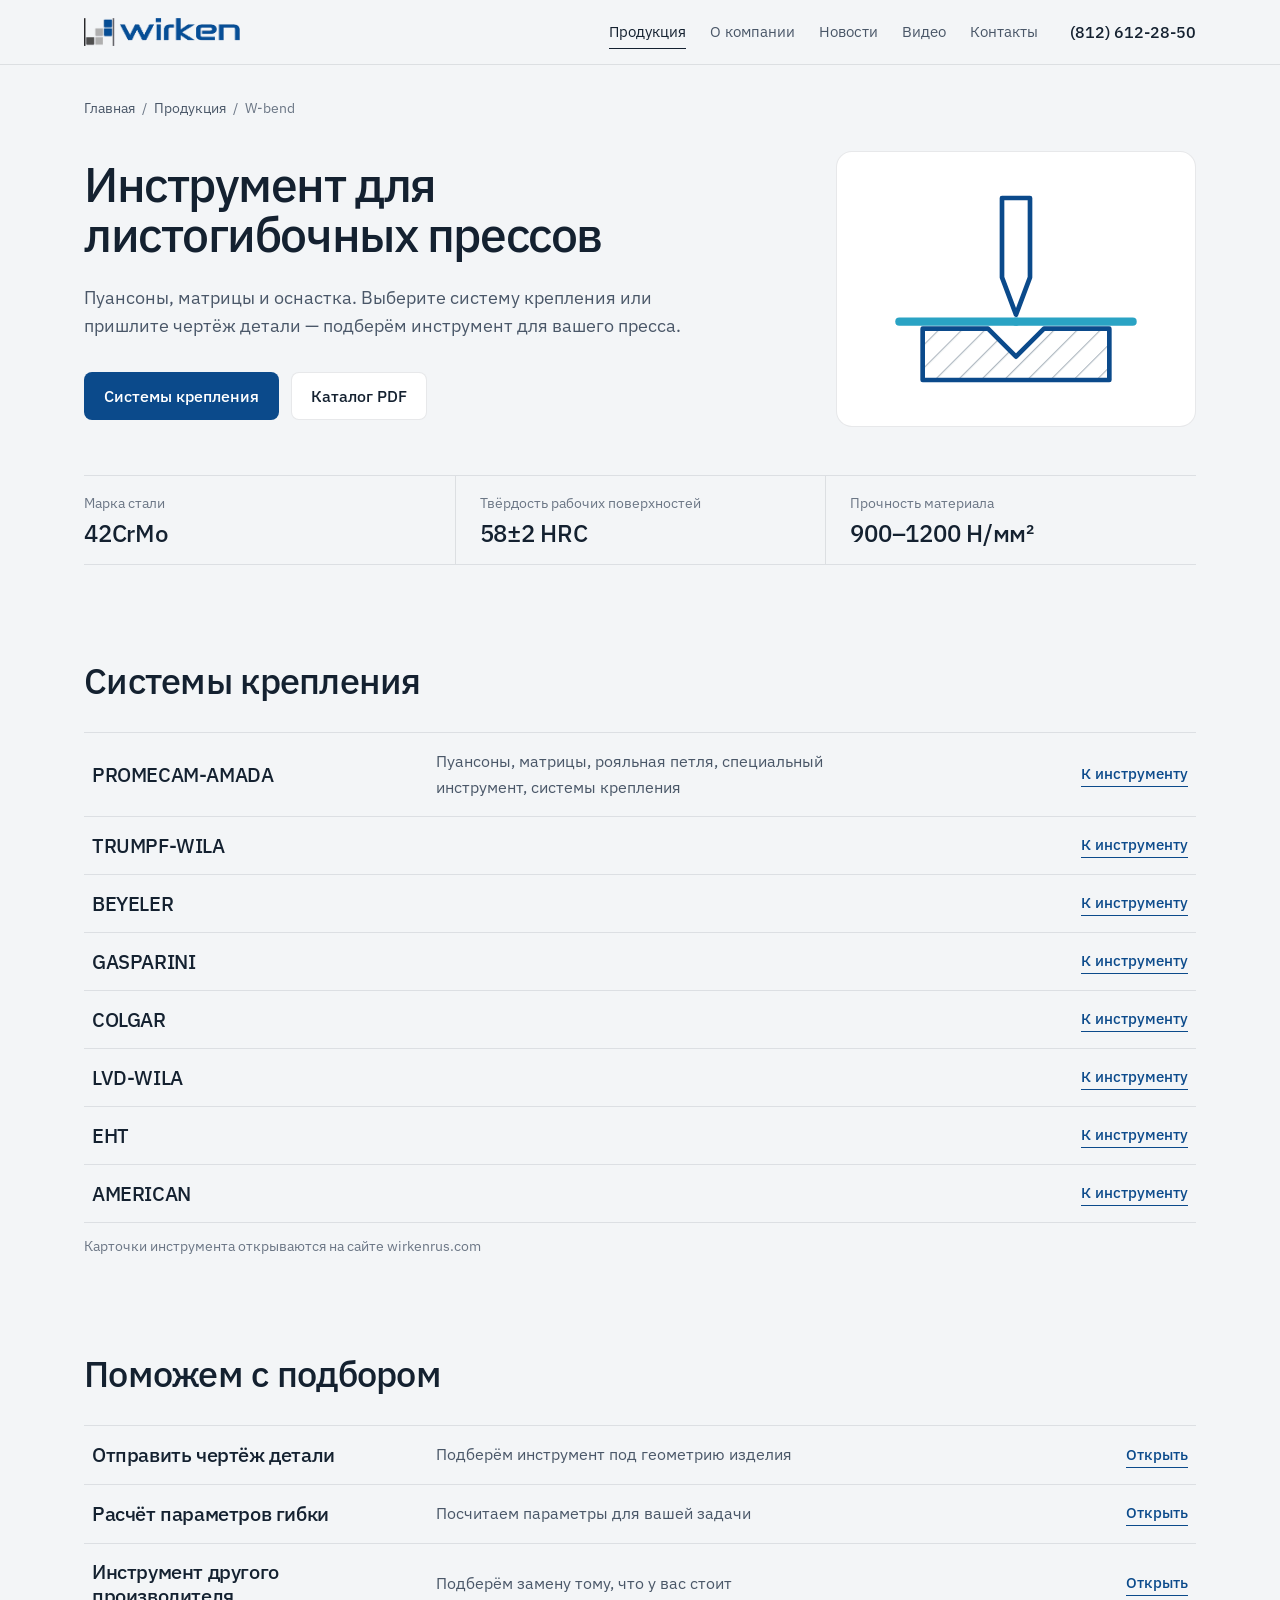
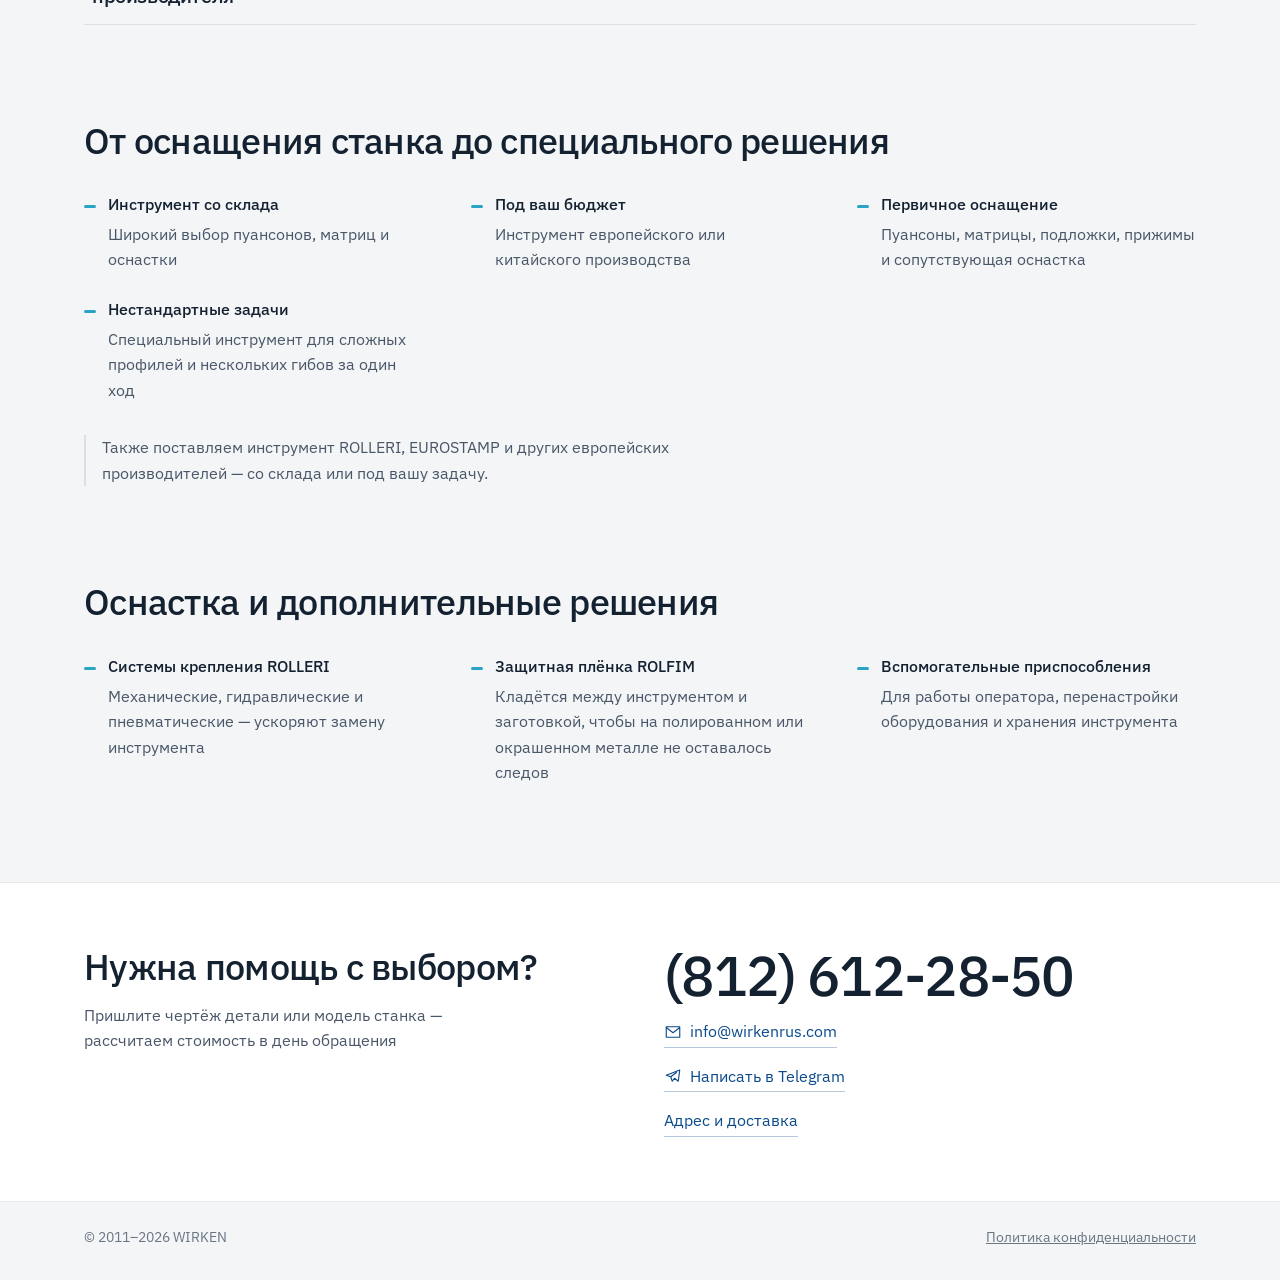
<file: wirken/katalog/w-bend.html>
<!doctype html>
<html lang="ru">
<head>
  <meta charset="utf-8">
  <meta name="viewport" content="width=device-width, initial-scale=1">
  <title>Инструмент для листогибочных прессов — Wirken</title>
  <meta name="description" content="Пуансоны, матрицы и оснастка. Выберите систему крепления или пришлите чертёж детали — подберём инструмент для вашего пресса.">
  <meta name="theme-color" content="#0b4a8b">
  <link rel="preconnect" href="https://fonts.googleapis.com">
  <link rel="preconnect" href="https://fonts.gstatic.com" crossorigin>
  <link href="https://fonts.googleapis.com/css2?family=IBM+Plex+Mono:wght@400&family=IBM+Plex+Sans:wght@400;500&display=swap" rel="stylesheet">
  <link rel="stylesheet" href="../style.css">
</head>
<body>
  <!-- Сгенерировано build.py — правьте данные там, а не этот файл -->
  <svg width="0" height="0" style="position:absolute" aria-hidden="true">
    <defs>
      <pattern id="hatch" width="7" height="7" patternUnits="userSpaceOnUse" patternTransform="rotate(45)">
        <line x1="0" y1="0" x2="0" y2="7" class="hatch-line"/>
      </pattern>
    </defs>
  </svg>
  <header class="top">
    <div class="wrap top-in">
      <a href="../index.html" class="logo"><img src="../img/logo.png" alt="Wirken" width="174" height="32"></a>
      <nav class="menu" aria-label="Основное меню"><a href="../katalog/" aria-current="page">Продукция</a><a href="../index.html#about">О компании</a><a href="../novosti.html">Новости</a><a href="../video.html">Видео</a><a href="../kontakty.html">Контакты</a></nav>
      <a href="tel:+78126122850" class="top-phone">(812) 612-28-50</a>
      <details class="burger">
        <summary aria-label="Меню"><span></span><span></span><span></span></summary>
        <nav class="burger-menu" aria-label="Меню"><a href="../katalog/" aria-current="page">Продукция</a><a href="../index.html#about">О компании</a><a href="../novosti.html">Новости</a><a href="../video.html">Видео</a><a href="../kontakty.html">Контакты</a><a href="tel:+78126122850">(812) 612-28-50</a></nav>
      </details>
    </div>
  </header>
  <main>
    <nav class="wrap crumbs" aria-label="Навигационная цепочка"><a href="../index.html">Главная</a> <span aria-hidden="true">/</span> <a href="../katalog/">Продукция</a> <span aria-hidden="true">/</span> <span aria-current="page">W-bend</span></nav>
    <section class="wrap page-head">
      <div>
        <h1>Инструмент для листогибочных прессов</h1>
        <p class="lead">Пуансоны, матрицы и оснастка. Выберите систему крепления или пришлите чертёж детали — подберём инструмент для вашего пресса.</p>
        <div class="actions"><a href="#list" class="btn btn-primary">Системы крепления</a><a href="https://www.wirkenrus.com/files/86/catalog_rolleri_2011-pdf.pdf" target="_blank" rel="noopener" class="btn btn-line">Каталог PDF</a></div>
      </div>
      <figure class="page-drawing"><svg class="mini mini-bend" viewBox="0 0 120 90" aria-hidden="true">
  <path class="part die" d="M20 62 H48 L60 74 L72 62 H100 V84 H20 Z"/>
  <g class="m-sheet"><line class="sheet-l" x1="60" y1="59" x2="10" y2="59"/><line class="sheet-r" x1="60" y1="59" x2="110" y2="59"/></g>
  <path class="part m-punch" d="M54 6 H66 V40 L60 56 L54 40 Z"/>
</svg></figure>
    </section>
    <section class="wrap"><dl class="specs"><div><dt>Марка стали</dt><dd>42CrMo</dd></div><div><dt>Твёрдость рабочих поверхностей</dt><dd>58±2 HRC</dd></div><div><dt>Прочность материала</dt><dd>900–1200 Н/мм²</dd></div></dl></section>
    <section id="list" class="wrap block">
      <h2>Системы крепления</h2>
      <ul class="catalog"><li><a class="row row--plain" href="https://www.wirkenrus.com/katalog/instrument-dlya-gibochnyh-pressov/promecam-amada/" target="_blank" rel="noopener">
            <span class="row-name">PROMECAM-AMADA</span>
            <span class="row-desc">Пуансоны, матрицы, рояльная петля, специальный инструмент, системы крепления</span>
            <span class="row-link">К инструменту</span>
          </a></li><li><a class="row row--plain" href="https://www.wirkenrus.com/katalog/instrument-dlya-gibochnyh-pressov/trumpf-wila/" target="_blank" rel="noopener">
            <span class="row-name">TRUMPF-WILA</span>
            <span class="row-desc"></span>
            <span class="row-link">К инструменту</span>
          </a></li><li><a class="row row--plain" href="https://www.wirkenrus.com/katalog/instrument-dlya-gibochnyh-pressov/beyeler/" target="_blank" rel="noopener">
            <span class="row-name">BEYELER</span>
            <span class="row-desc"></span>
            <span class="row-link">К инструменту</span>
          </a></li><li><a class="row row--plain" href="https://www.wirkenrus.com/katalog/instrument-dlya-gibochnyh-pressov/gasparini/" target="_blank" rel="noopener">
            <span class="row-name">GASPARINI</span>
            <span class="row-desc"></span>
            <span class="row-link">К инструменту</span>
          </a></li><li><a class="row row--plain" href="https://www.wirkenrus.com/katalog/instrument-dlya-gibochnyh-pressov/colgar/" target="_blank" rel="noopener">
            <span class="row-name">COLGAR</span>
            <span class="row-desc"></span>
            <span class="row-link">К инструменту</span>
          </a></li><li><a class="row row--plain" href="https://www.wirkenrus.com/katalog/instrument-dlya-gibochnyh-pressov/lvd-wila/" target="_blank" rel="noopener">
            <span class="row-name">LVD-WILA</span>
            <span class="row-desc"></span>
            <span class="row-link">К инструменту</span>
          </a></li><li><a class="row row--plain" href="https://www.wirkenrus.com/katalog/instrument-dlya-gibochnyh-pressov/eht-rolleri/" target="_blank" rel="noopener">
            <span class="row-name">EHT</span>
            <span class="row-desc"></span>
            <span class="row-link">К инструменту</span>
          </a></li><li><a class="row row--plain" href="https://www.wirkenrus.com/katalog/instrument-dlya-gibochnyh-pressov/american/" target="_blank" rel="noopener">
            <span class="row-name">AMERICAN</span>
            <span class="row-desc"></span>
            <span class="row-link">К инструменту</span>
          </a></li></ul>
      <p class="ext-note">Карточки инструмента открываются на сайте wirkenrus.com</p>
    </section>
    <section class="wrap block">
      <h2>Поможем с подбором</h2>
      <ul class="catalog"><li><a class="row row--plain" href="https://www.wirkenrus.com/chertezh.html" target="_blank" rel="noopener">
            <span class="row-name">Отправить чертёж детали</span>
            <span class="row-desc">Подберём инструмент под геометрию изделия</span>
            <span class="row-link">Открыть</span>
          </a></li><li><a class="row row--plain" href="https://www.wirkenrus.com/raschet_parametrov.html" target="_blank" rel="noopener">
            <span class="row-name">Расчёт параметров гибки</span>
            <span class="row-desc">Посчитаем параметры для вашей задачи</span>
            <span class="row-link">Открыть</span>
          </a></li><li><a class="row row--plain" href="https://www.wirkenrus.com/drugoy_proizvoditel.html" target="_blank" rel="noopener">
            <span class="row-name">Инструмент другого производителя</span>
            <span class="row-desc">Подберём замену тому, что у вас стоит</span>
            <span class="row-link">Открыть</span>
          </a></li></ul>
    </section>
    <section class="wrap block">
      <h2>От оснащения станка до специального решения</h2>
      <ul class="ticks"><li><b>Инструмент со склада</b>Широкий выбор пуансонов, матриц и оснастки</li><li><b>Под ваш бюджет</b>Инструмент европейского или китайского производства</li><li><b>Первичное оснащение</b>Пуансоны, матрицы, подложки, прижимы и сопутствующая оснастка</li><li><b>Нестандартные задачи</b>Специальный инструмент для сложных профилей и нескольких гибов за один ход</li></ul>
      <p class="note">Также поставляем инструмент ROLLERI, EUROSTAMP и других европейских производителей — со склада или под вашу задачу.</p>
    </section>
    <section class="wrap block">
      <h2>Оснастка и дополнительные решения</h2>
      <ul class="ticks"><li><b>Системы крепления ROLLERI</b>Механические, гидравлические и пневматические — ускоряют замену инструмента</li><li><b>Защитная плёнка ROLFIM</b>Кладётся между инструментом и заготовкой, чтобы на полированном или окрашенном металле не оставалось следов</li><li><b>Вспомогательные приспособления</b>Для работы оператора, перенастройки оборудования и хранения инструмента</li></ul>
    </section>
    <div id="contact"></div><section class="contacts">
      <div class="wrap contacts-in">
        <div>
          <h2>Нужна помощь с выбором?</h2>
          <p class="contacts-note">Пришлите чертёж детали или модель станка — рассчитаем стоимость в день обращения</p>
        </div>
        <div class="contacts-list">
          <a class="phone" href="tel:+78126122850">(812) 612-28-50</a>
          <a class="c-link" href="mailto:info@wirkenrus.com"><svg viewBox="0 0 24 24" aria-hidden="true"><path d="M3 5h18v14H3z M3 6l9 7 9-7"/></svg>info@wirkenrus.com</a>
          <a class="c-link" href="https://t.me/AlPo79" target="_blank" rel="noopener"><svg viewBox="0 0 24 24" aria-hidden="true"><path d="M21 4 3 11l6 2 2 6 3-4 5 4z M9 13l8-6"/></svg>Написать в Telegram</a>
          <a class="c-link" href="../kontakty.html">Адрес и доставка</a>
        </div>
      </div>
    </section>
  </main>
  <footer class="wrap foot">
    <span>© 2011–<span id="year">2026</span> WIRKEN</span>
    <a href="https://www.wirkenrus.com/politika-konfidentsialnosti.html" target="_blank" rel="noopener">Политика конфиденциальности</a>
  </footer>
  <button class="to-top" id="to-top" aria-label="Наверх">
    <svg class="ring" viewBox="0 0 48 48" aria-hidden="true"><circle cx="24" cy="24" r="21"/></svg>
    <svg class="up" width="18" height="18" viewBox="0 0 24 24" aria-hidden="true"><path d="M12 19V5M5 12l7-7 7 7"/></svg>
  </button>
  <script src="../script.js"></script>
</body>
</html>
</file>
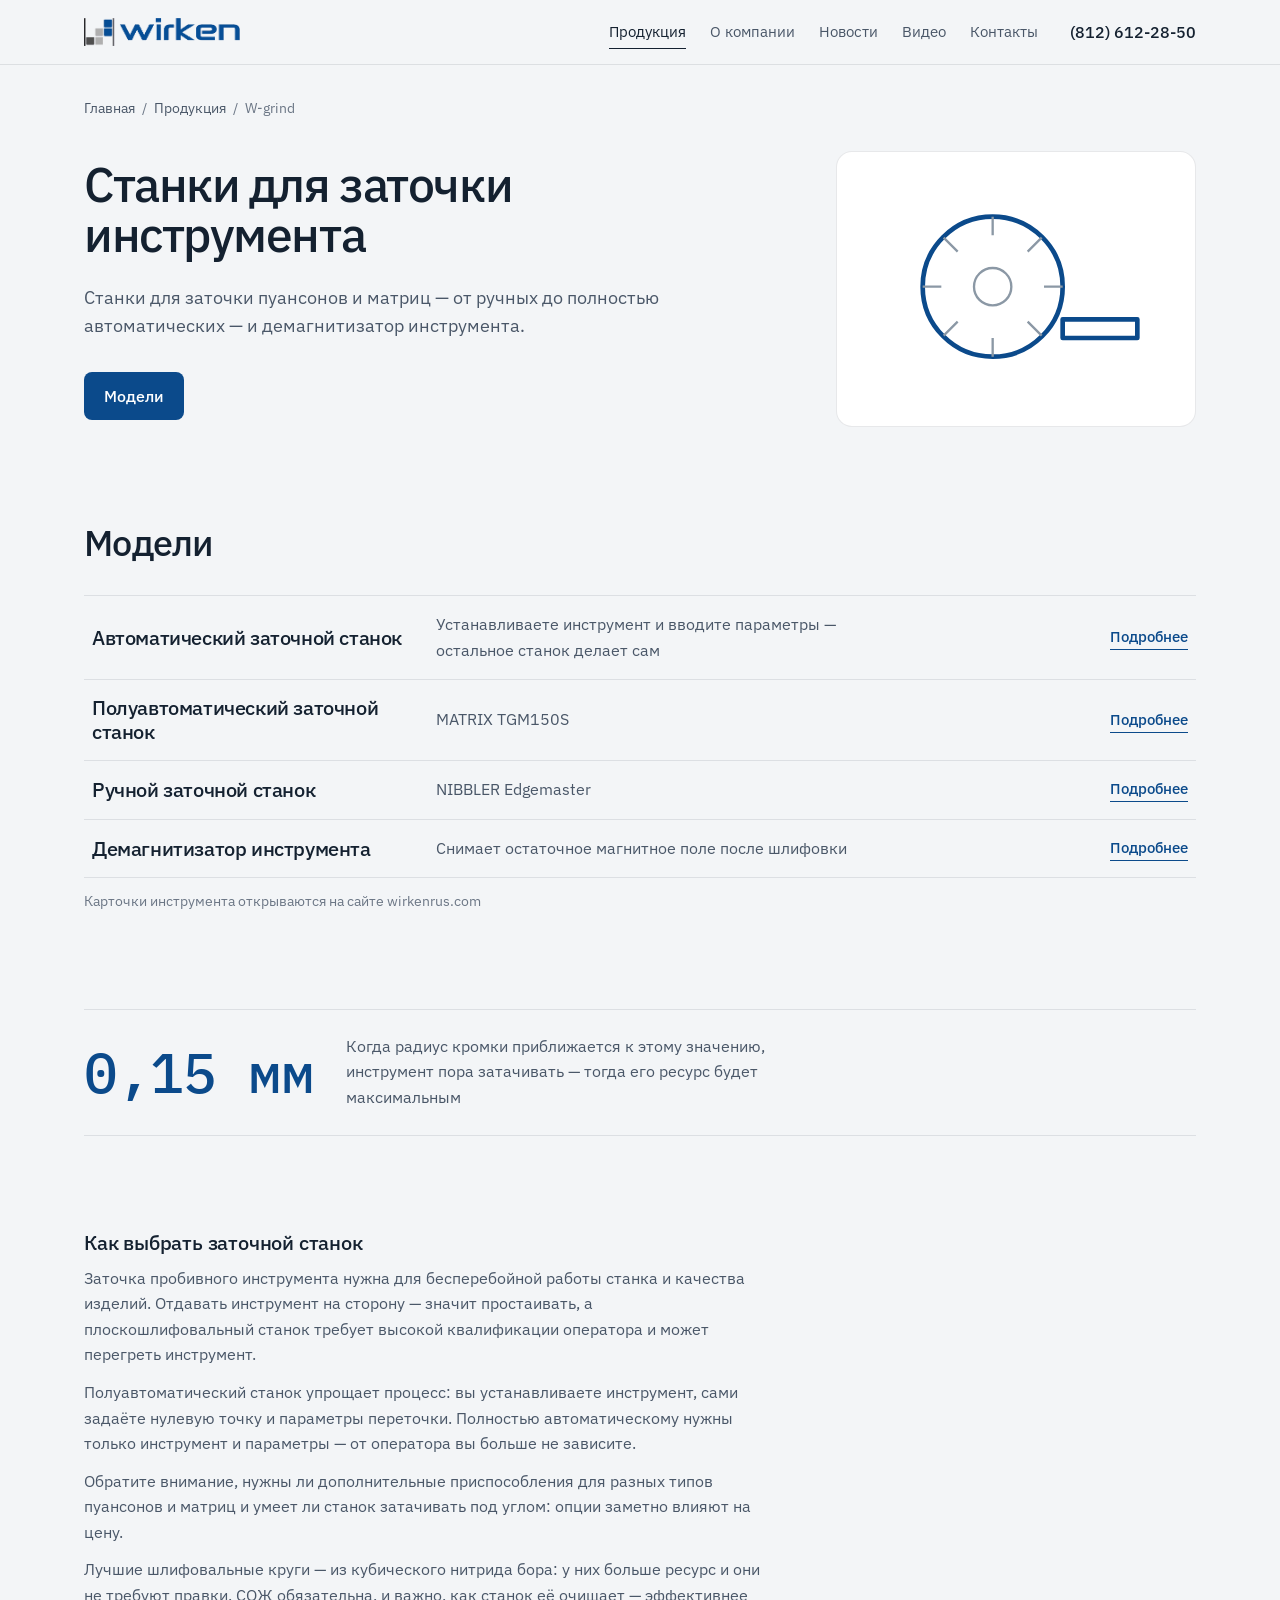
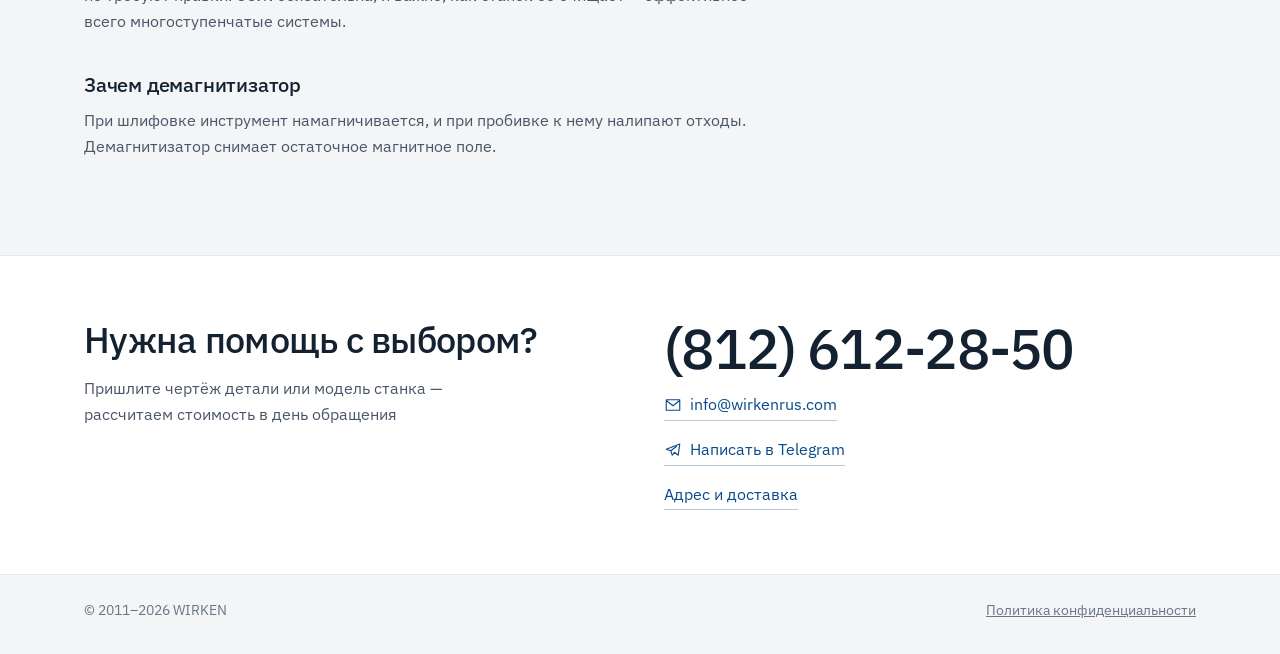
<file: wirken/katalog/w-grind.html>
<!doctype html>
<html lang="ru">
<head>
  <meta charset="utf-8">
  <meta name="viewport" content="width=device-width, initial-scale=1">
  <title>Станки для заточки инструмента — Wirken</title>
  <meta name="description" content="Станки для заточки пуансонов и матриц — от ручных до полностью автоматических — и демагнитизатор инструмента.">
  <meta name="theme-color" content="#0b4a8b">
  <link rel="preconnect" href="https://fonts.googleapis.com">
  <link rel="preconnect" href="https://fonts.gstatic.com" crossorigin>
  <link href="https://fonts.googleapis.com/css2?family=IBM+Plex+Mono:wght@400&family=IBM+Plex+Sans:wght@400;500&display=swap" rel="stylesheet">
  <link rel="stylesheet" href="../style.css">
</head>
<body>
  <!-- Сгенерировано build.py — правьте данные там, а не этот файл -->
  <svg width="0" height="0" style="position:absolute" aria-hidden="true">
    <defs>
      <pattern id="hatch" width="7" height="7" patternUnits="userSpaceOnUse" patternTransform="rotate(45)">
        <line x1="0" y1="0" x2="0" y2="7" class="hatch-line"/>
      </pattern>
    </defs>
  </svg>
  <header class="top">
    <div class="wrap top-in">
      <a href="../index.html" class="logo"><img src="../img/logo.png" alt="Wirken" width="174" height="32"></a>
      <nav class="menu" aria-label="Основное меню"><a href="../katalog/" aria-current="page">Продукция</a><a href="../index.html#about">О компании</a><a href="../novosti.html">Новости</a><a href="../video.html">Видео</a><a href="../kontakty.html">Контакты</a></nav>
      <a href="tel:+78126122850" class="top-phone">(812) 612-28-50</a>
      <details class="burger">
        <summary aria-label="Меню"><span></span><span></span><span></span></summary>
        <nav class="burger-menu" aria-label="Меню"><a href="../katalog/" aria-current="page">Продукция</a><a href="../index.html#about">О компании</a><a href="../novosti.html">Новости</a><a href="../video.html">Видео</a><a href="../kontakty.html">Контакты</a><a href="tel:+78126122850">(812) 612-28-50</a></nav>
      </details>
    </div>
  </header>
  <main>
    <nav class="wrap crumbs" aria-label="Навигационная цепочка"><a href="../index.html">Главная</a> <span aria-hidden="true">/</span> <a href="../katalog/">Продукция</a> <span aria-hidden="true">/</span> <span aria-current="page">W-grind</span></nav>
    <section class="wrap page-head">
      <div>
        <h1>Станки для заточки инструмента</h1>
        <p class="lead">Станки для заточки пуансонов и матриц — от ручных до полностью автоматических — и демагнитизатор инструмента.</p>
        <div class="actions"><a href="#list" class="btn btn-primary">Модели</a></div>
      </div>
      <figure class="page-drawing"><svg class="mini mini-grind" viewBox="0 0 120 90" aria-hidden="true">
  <g class="m-wheel">
    <circle class="part" cx="50" cy="44" r="30"/>
    <circle class="thin" cx="50" cy="44" r="8"/>
    <path class="thin" d="M50 14 V22 M50 66 V74 M20 44 H28 M72 44 H80 M29 23 L35 29 M65 59 L71 65 M71 23 L65 29 M35 59 L29 65"/>
  </g>
  <rect class="part tool" x="80" y="58" width="32" height="8"/>
  <g class="m-sparks"><circle cx="82" cy="58" r="1.6"/><circle cx="84" cy="56" r="1.2"/><circle cx="83" cy="60" r="1.4"/><circle cx="86" cy="57" r="1"/></g>
</svg></figure>
    </section>
    <section id="list" class="wrap block">
      <h2>Модели</h2>
      <ul class="catalog"><li><a class="row row--plain" href="https://www.wirkenrus.com/katalog/vspomogatelnoe-oborudovanie/avtomaticheskie-zatochnye-stanki/" target="_blank" rel="noopener">
            <span class="row-name">Автоматический заточной станок</span>
            <span class="row-desc">Устанавливаете инструмент и вводите параметры — остальное станок делает сам</span>
            <span class="row-link">Подробнее</span>
          </a></li><li><a class="row row--plain" href="https://www.wirkenrus.com/katalog/vspomogatelnoe-oborudovanie/matrix-tgm150s.html" target="_blank" rel="noopener">
            <span class="row-name">Полуавтоматический заточной станок</span>
            <span class="row-desc">MATRIX TGM150S</span>
            <span class="row-link">Подробнее</span>
          </a></li><li><a class="row row--plain" href="https://www.wirkenrus.com/katalog/vspomogatelnoe-oborudovanie/Edgemaster.html" target="_blank" rel="noopener">
            <span class="row-name">Ручной заточной станок</span>
            <span class="row-desc">NIBBLER Edgemaster</span>
            <span class="row-link">Подробнее</span>
          </a></li><li><a class="row row--plain" href="https://www.wirkenrus.com/katalog/vspomogatelnoe-oborudovanie/demagnitizer.html" target="_blank" rel="noopener">
            <span class="row-name">Демагнитизатор инструмента</span>
            <span class="row-desc">Снимает остаточное магнитное поле после шлифовки</span>
            <span class="row-link">Подробнее</span>
          </a></li></ul>
      <p class="ext-note">Карточки инструмента открываются на сайте wirkenrus.com</p>
    </section>
    <section class="wrap block"><div class="callout"><b>0,15 мм</b><p>Когда радиус кромки приближается к этому значению, инструмент пора затачивать — тогда его ресурс будет максимальным</p></div></section>
    <section class="wrap block"><div class="prose"><h3>Как выбрать заточной станок</h3><p>Заточка пробивного инструмента нужна для бесперебойной работы станка и качества изделий. Отдавать инструмент на сторону — значит простаивать, а плоскошлифовальный станок требует высокой квалификации оператора и может перегреть инструмент.</p><p>Полуавтоматический станок упрощает процесс: вы устанавливаете инструмент, сами задаёте нулевую точку и параметры переточки. Полностью автоматическому нужны только инструмент и параметры — от оператора вы больше не зависите.</p><p>Обратите внимание, нужны ли дополнительные приспособления для разных типов пуансонов и матриц и умеет ли станок затачивать под углом: опции заметно влияют на цену.</p><p>Лучшие шлифовальные круги — из кубического нитрида бора: у них больше ресурс и они не требуют правки. СОЖ обязательна, и важно, как станок её очищает — эффективнее всего многоступенчатые системы.</p><h3>Зачем демагнитизатор</h3><p>При шлифовке инструмент намагничивается, и при пробивке к нему налипают отходы. Демагнитизатор снимает остаточное магнитное поле.</p></div></section>
    <div id="contact"></div><section class="contacts">
      <div class="wrap contacts-in">
        <div>
          <h2>Нужна помощь с выбором?</h2>
          <p class="contacts-note">Пришлите чертёж детали или модель станка — рассчитаем стоимость в день обращения</p>
        </div>
        <div class="contacts-list">
          <a class="phone" href="tel:+78126122850">(812) 612-28-50</a>
          <a class="c-link" href="mailto:info@wirkenrus.com"><svg viewBox="0 0 24 24" aria-hidden="true"><path d="M3 5h18v14H3z M3 6l9 7 9-7"/></svg>info@wirkenrus.com</a>
          <a class="c-link" href="https://t.me/AlPo79" target="_blank" rel="noopener"><svg viewBox="0 0 24 24" aria-hidden="true"><path d="M21 4 3 11l6 2 2 6 3-4 5 4z M9 13l8-6"/></svg>Написать в Telegram</a>
          <a class="c-link" href="../kontakty.html">Адрес и доставка</a>
        </div>
      </div>
    </section>
  </main>
  <footer class="wrap foot">
    <span>© 2011–<span id="year">2026</span> WIRKEN</span>
    <a href="https://www.wirkenrus.com/politika-konfidentsialnosti.html" target="_blank" rel="noopener">Политика конфиденциальности</a>
  </footer>
  <button class="to-top" id="to-top" aria-label="Наверх">
    <svg class="ring" viewBox="0 0 48 48" aria-hidden="true"><circle cx="24" cy="24" r="21"/></svg>
    <svg class="up" width="18" height="18" viewBox="0 0 24 24" aria-hidden="true"><path d="M12 19V5M5 12l7-7 7 7"/></svg>
  </button>
  <script src="../script.js"></script>
</body>
</html>
</file>
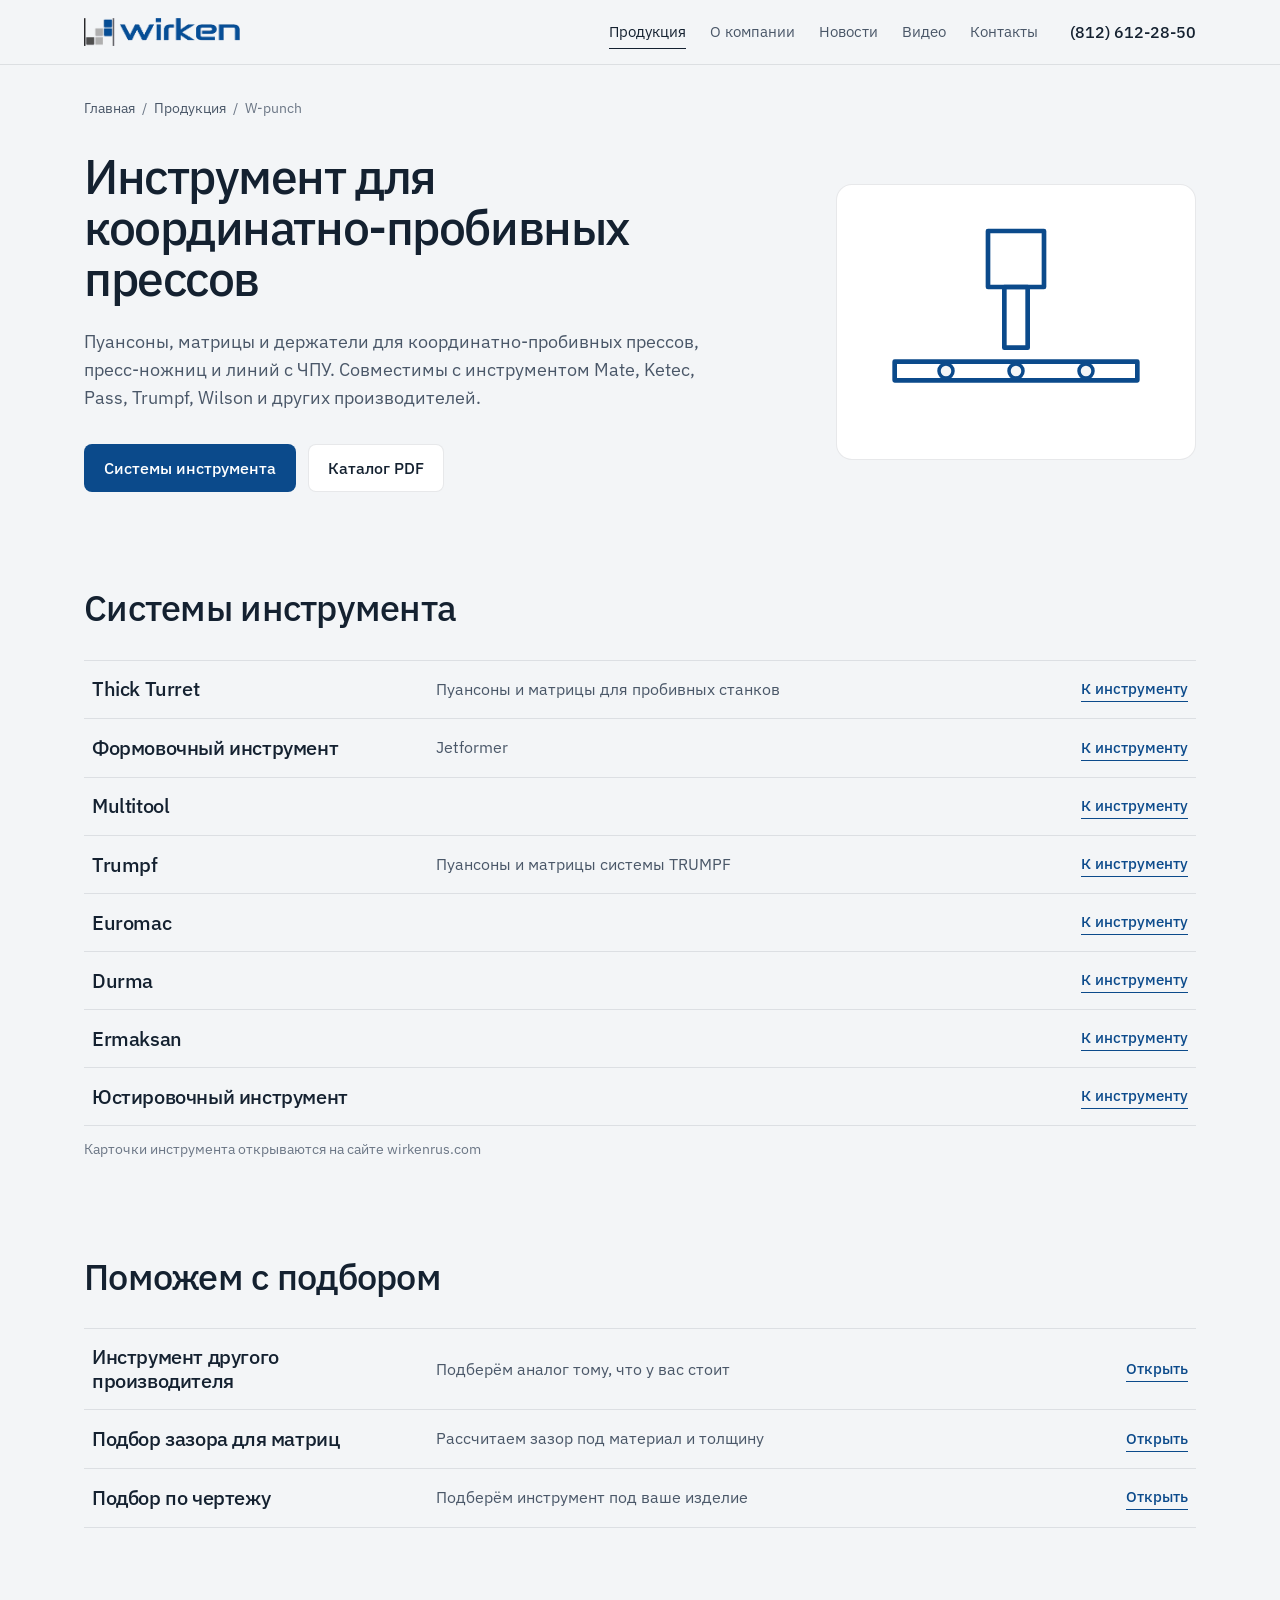
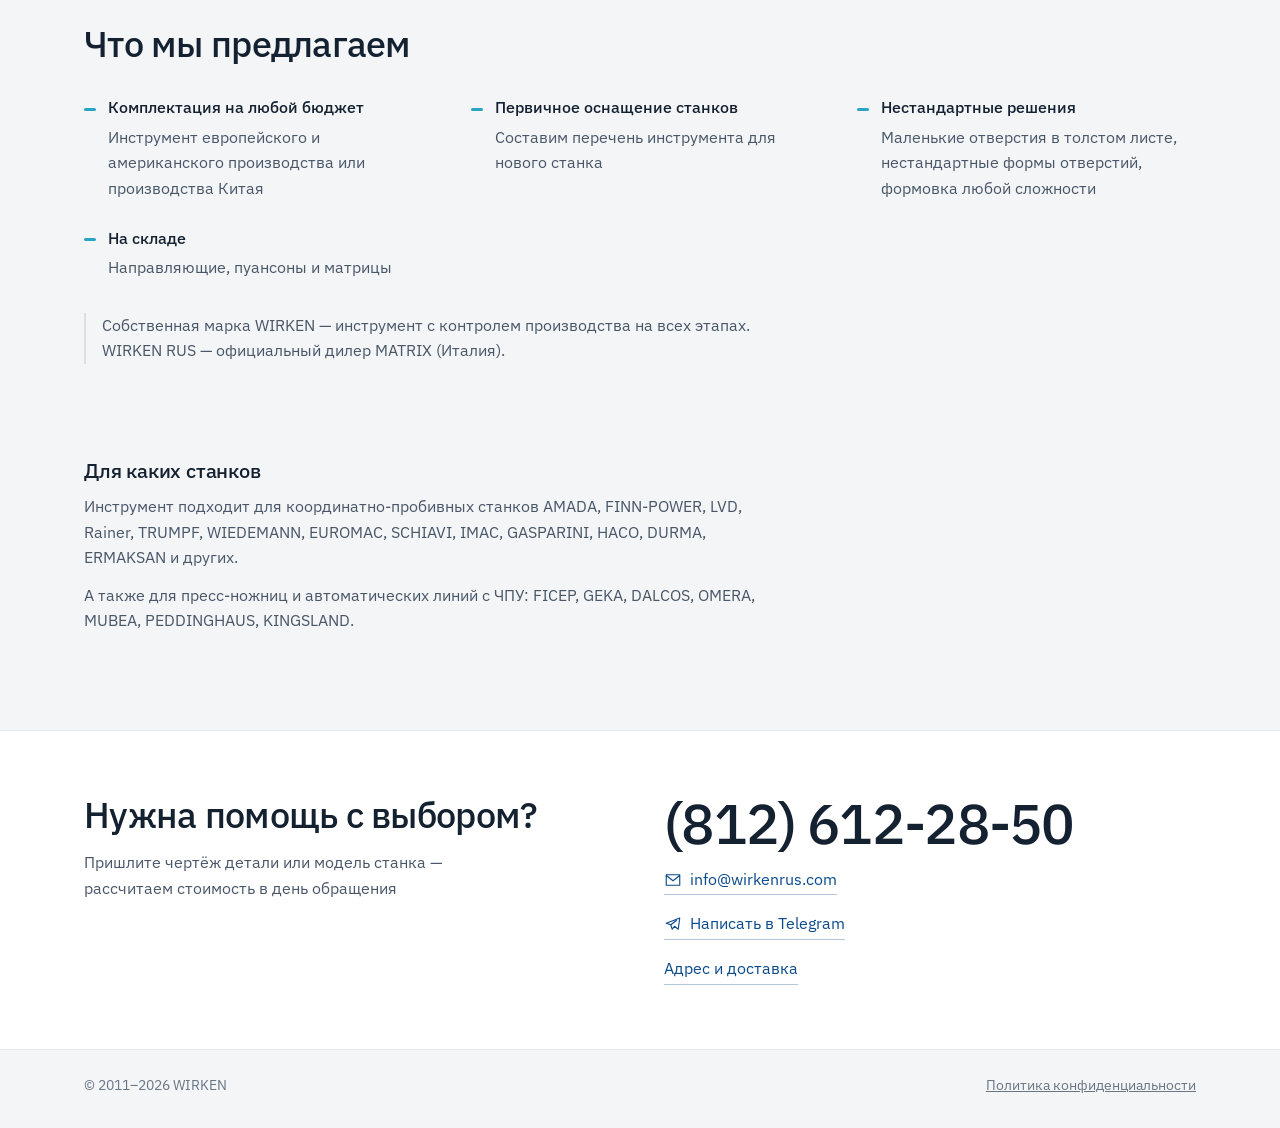
<file: wirken/katalog/w-punch.html>
<!doctype html>
<html lang="ru">
<head>
  <meta charset="utf-8">
  <meta name="viewport" content="width=device-width, initial-scale=1">
  <title>Инструмент для координатно-пробивных прессов — Wirken</title>
  <meta name="description" content="Пуансоны, матрицы и держатели для координатно-пробивных прессов, пресс-ножниц и линий с ЧПУ. Совместимы с инструментом Mate, Ketec, Pass, Trumpf, Wilson и других производителей.">
  <meta name="theme-color" content="#0b4a8b">
  <link rel="preconnect" href="https://fonts.googleapis.com">
  <link rel="preconnect" href="https://fonts.gstatic.com" crossorigin>
  <link href="https://fonts.googleapis.com/css2?family=IBM+Plex+Mono:wght@400&family=IBM+Plex+Sans:wght@400;500&display=swap" rel="stylesheet">
  <link rel="stylesheet" href="../style.css">
</head>
<body>
  <!-- Сгенерировано build.py — правьте данные там, а не этот файл -->
  <svg width="0" height="0" style="position:absolute" aria-hidden="true">
    <defs>
      <pattern id="hatch" width="7" height="7" patternUnits="userSpaceOnUse" patternTransform="rotate(45)">
        <line x1="0" y1="0" x2="0" y2="7" class="hatch-line"/>
      </pattern>
    </defs>
  </svg>
  <header class="top">
    <div class="wrap top-in">
      <a href="../index.html" class="logo"><img src="../img/logo.png" alt="Wirken" width="174" height="32"></a>
      <nav class="menu" aria-label="Основное меню"><a href="../katalog/" aria-current="page">Продукция</a><a href="../index.html#about">О компании</a><a href="../novosti.html">Новости</a><a href="../video.html">Видео</a><a href="../kontakty.html">Контакты</a></nav>
      <a href="tel:+78126122850" class="top-phone">(812) 612-28-50</a>
      <details class="burger">
        <summary aria-label="Меню"><span></span><span></span><span></span></summary>
        <nav class="burger-menu" aria-label="Меню"><a href="../katalog/" aria-current="page">Продукция</a><a href="../index.html#about">О компании</a><a href="../novosti.html">Новости</a><a href="../video.html">Видео</a><a href="../kontakty.html">Контакты</a><a href="tel:+78126122850">(812) 612-28-50</a></nav>
      </details>
    </div>
  </header>
  <main>
    <nav class="wrap crumbs" aria-label="Навигационная цепочка"><a href="../index.html">Главная</a> <span aria-hidden="true">/</span> <a href="../katalog/">Продукция</a> <span aria-hidden="true">/</span> <span aria-current="page">W-punch</span></nav>
    <section class="wrap page-head">
      <div>
        <h1>Инструмент для координатно-пробивных прессов</h1>
        <p class="lead">Пуансоны, матрицы и держатели для координатно-пробивных прессов, пресс-ножниц и линий с ЧПУ. Совместимы с инструментом Mate, Ketec, Pass, Trumpf, Wilson и других производителей.</p>
        <div class="actions"><a href="#list" class="btn btn-primary">Системы инструмента</a><a href="https://www.wirkenrus.com/files/467/_thickturret2017engcompressed-pdf.pdf" target="_blank" rel="noopener" class="btn btn-line">Каталог PDF</a></div>
      </div>
      <figure class="page-drawing"><svg class="mini mini-punch" viewBox="0 0 120 90" aria-hidden="true">
  <rect class="part" x="8" y="62" width="104" height="8"/>
  <g class="holes"><circle cx="30" cy="66" r="3"/><circle cx="60" cy="66" r="3"/><circle cx="90" cy="66" r="3"/></g>
  <g class="m-striker"><rect class="part" x="48" y="6" width="24" height="24"/><rect class="part" x="55" y="30" width="10" height="26"/></g>
</svg></figure>
    </section>
    <section id="list" class="wrap block">
      <h2>Системы инструмента</h2>
      <ul class="catalog"><li><a class="row row--plain" href="https://www.wirkenrus.com/katalog/matrix_instrument/thick_turret_instrument/" target="_blank" rel="noopener">
            <span class="row-name">Thick Turret</span>
            <span class="row-desc">Пуансоны и матрицы для пробивных станков</span>
            <span class="row-link">К инструменту</span>
          </a></li><li><a class="row row--plain" href="https://www.wirkenrus.com/katalog/matrix_instrument/Jet_former_instrument/" target="_blank" rel="noopener">
            <span class="row-name">Формовочный инструмент</span>
            <span class="row-desc">Jetformer</span>
            <span class="row-link">К инструменту</span>
          </a></li><li><a class="row row--plain" href="https://www.wirkenrus.com/katalog/matrix_instrument/Multitool_instrument/" target="_blank" rel="noopener">
            <span class="row-name">Multitool</span>
            <span class="row-desc"></span>
            <span class="row-link">К инструменту</span>
          </a></li><li><a class="row row--plain" href="https://www.wirkenrus.com/katalog/matrix_instrument/trumpf_instrument/" target="_blank" rel="noopener">
            <span class="row-name">Trumpf</span>
            <span class="row-desc">Пуансоны и матрицы системы TRUMPF</span>
            <span class="row-link">К инструменту</span>
          </a></li><li><a class="row row--plain" href="https://www.wirkenrus.com/katalog/matrix_instrument/euromac_tools/" target="_blank" rel="noopener">
            <span class="row-name">Euromac</span>
            <span class="row-desc"></span>
            <span class="row-link">К инструменту</span>
          </a></li><li><a class="row row--plain" href="https://www.wirkenrus.com/katalog/matrix_instrument/DURMA/" target="_blank" rel="noopener">
            <span class="row-name">Durma</span>
            <span class="row-desc"></span>
            <span class="row-link">К инструменту</span>
          </a></li><li><a class="row row--plain" href="https://www.wirkenrus.com/katalog/matrix_instrument/ermaksan/" target="_blank" rel="noopener">
            <span class="row-name">Ermaksan</span>
            <span class="row-desc"></span>
            <span class="row-link">К инструменту</span>
          </a></li><li><a class="row row--plain" href="https://www.wirkenrus.com/katalog/matrix_instrument/centering_tools/" target="_blank" rel="noopener">
            <span class="row-name">Юстировочный инструмент</span>
            <span class="row-desc"></span>
            <span class="row-link">К инструменту</span>
          </a></li></ul>
      <p class="ext-note">Карточки инструмента открываются на сайте wirkenrus.com</p>
    </section>
    <section class="wrap block">
      <h2>Поможем с подбором</h2>
      <ul class="catalog"><li><a class="row row--plain" href="https://www.wirkenrus.com/drugoy_proizvoditel_pressy.html" target="_blank" rel="noopener">
            <span class="row-name">Инструмент другого производителя</span>
            <span class="row-desc">Подберём аналог тому, что у вас стоит</span>
            <span class="row-link">Открыть</span>
          </a></li><li><a class="row row--plain" href="https://www.wirkenrus.com/podbor-zazora-dlya-matrits.html" target="_blank" rel="noopener">
            <span class="row-name">Подбор зазора для матриц</span>
            <span class="row-desc">Рассчитаем зазор под материал и толщину</span>
            <span class="row-link">Открыть</span>
          </a></li><li><a class="row row--plain" href="https://www.wirkenrus.com/chertezh.html" target="_blank" rel="noopener">
            <span class="row-name">Подбор по чертежу</span>
            <span class="row-desc">Подберём инструмент под ваше изделие</span>
            <span class="row-link">Открыть</span>
          </a></li></ul>
    </section>
    <section class="wrap block">
      <h2>Что мы предлагаем</h2>
      <ul class="ticks"><li><b>Комплектация на любой бюджет</b>Инструмент европейского и американского производства или производства Китая</li><li><b>Первичное оснащение станков</b>Составим перечень инструмента для нового станка</li><li><b>Нестандартные решения</b>Маленькие отверстия в толстом листе, нестандартные формы отверстий, формовка любой сложности</li><li><b>На складе</b>Направляющие, пуансоны и матрицы</li></ul>
      <p class="note">Собственная марка WIRKEN — инструмент с контролем производства на всех этапах. WIRKEN RUS — официальный дилер MATRIX (Италия).</p>
    </section>
    <section class="wrap block"><div class="prose"><h3>Для каких станков</h3><p>Инструмент подходит для координатно-пробивных станков AMADA, FINN-POWER, LVD, Rainer, TRUMPF, WIEDEMANN, EUROMAC, SCHIAVI, IMAC, GASPARINI, HACO, DURMA, ERMAKSAN и других.</p><p>А также для пресс-ножниц и автоматических линий с ЧПУ: FICEP, GEKA, DALCOS, OMERA, MUBEA, PEDDINGHAUS, KINGSLAND.</p></div></section>
    <div id="contact"></div><section class="contacts">
      <div class="wrap contacts-in">
        <div>
          <h2>Нужна помощь с выбором?</h2>
          <p class="contacts-note">Пришлите чертёж детали или модель станка — рассчитаем стоимость в день обращения</p>
        </div>
        <div class="contacts-list">
          <a class="phone" href="tel:+78126122850">(812) 612-28-50</a>
          <a class="c-link" href="mailto:info@wirkenrus.com"><svg viewBox="0 0 24 24" aria-hidden="true"><path d="M3 5h18v14H3z M3 6l9 7 9-7"/></svg>info@wirkenrus.com</a>
          <a class="c-link" href="https://t.me/AlPo79" target="_blank" rel="noopener"><svg viewBox="0 0 24 24" aria-hidden="true"><path d="M21 4 3 11l6 2 2 6 3-4 5 4z M9 13l8-6"/></svg>Написать в Telegram</a>
          <a class="c-link" href="../kontakty.html">Адрес и доставка</a>
        </div>
      </div>
    </section>
  </main>
  <footer class="wrap foot">
    <span>© 2011–<span id="year">2026</span> WIRKEN</span>
    <a href="https://www.wirkenrus.com/politika-konfidentsialnosti.html" target="_blank" rel="noopener">Политика конфиденциальности</a>
  </footer>
  <button class="to-top" id="to-top" aria-label="Наверх">
    <svg class="ring" viewBox="0 0 48 48" aria-hidden="true"><circle cx="24" cy="24" r="21"/></svg>
    <svg class="up" width="18" height="18" viewBox="0 0 24 24" aria-hidden="true"><path d="M12 19V5M5 12l7-7 7 7"/></svg>
  </button>
  <script src="../script.js"></script>
</body>
</html>
</file>
<file: style.css>
/* ===== Цветовые токены (светлая/тёмная тема) ===== */
:root {
  --bg: #f5f6fa;
  --card: #ffffff;
  --text: #1c1f2a;
  --muted: #6b7180;
  --border: #e2e5ec;
  --accent: #4f46e5;
  --accent-text: #ffffff;

  /* статусы ДЗ */
  --waiting-bg: #eef0f4;  --waiting-fg: #6b7180;   /* висит — ещё нельзя сделать */
  --active-bg: #fff4c2;   --active-fg: #8a6500;    /* можно делать, не сделано */
  --done-bg: #d6f5df;     --done-fg: #1d7a3a;      /* сделано */
  --overdue-bg: #fde0e0;  --overdue-fg: #b42323;   /* просрочено */

  /* сплошные цвета кружков */
  --q-none: #c4c8d0; --q-active: #facc15; --q-done: #22c55e; --q-overdue: #ef4444;
}
@media (prefers-color-scheme: dark) {
  :root:not([data-theme="light"]) {
    --bg: #12141b; --card: #1c1f29; --text: #e8eaf0; --muted: #9aa0ad; --border: #2c303c;
    --accent: #818cf8; --accent-text: #0f1020;
    --waiting-bg: #262a35; --waiting-fg: #9aa0ad;
    --active-bg: #3d3412;  --active-fg: #f3d36b;
    --done-bg: #143421;    --done-fg: #6fdc93;
    --overdue-bg: #3f1a1a; --overdue-fg: #ff8a8a;
  }
}
:root[data-theme="dark"] {
  --bg: #12141b; --card: #1c1f29; --text: #e8eaf0; --muted: #9aa0ad; --border: #2c303c;
  --accent: #818cf8; --accent-text: #0f1020;
  --waiting-bg: #262a35; --waiting-fg: #9aa0ad;
  --active-bg: #3d3412;  --active-fg: #f3d36b;
  --done-bg: #143421;    --done-fg: #6fdc93;
  --overdue-bg: #3f1a1a; --overdue-fg: #ff8a8a;
}

* { box-sizing: border-box; }
html, body { margin: 0; }
body {
  background: var(--bg); color: var(--text);
  font: 15px/1.4 system-ui, -apple-system, "Segoe UI", Roboto, sans-serif;
  padding-bottom: env(safe-area-inset-bottom);
}
button, input, select, textarea { font: inherit; color: inherit; }

/* ===== Шапка и вкладки ===== */
.topbar {
  display: flex; align-items: center; justify-content: space-between; gap: 12px; flex-wrap: wrap;
  padding: 12px 16px; background: var(--card); border-bottom: 1px solid var(--border);
}
.topbar h1 { margin: 0; font-size: 20px; }
.summary { display: flex; gap: 6px; flex-wrap: wrap; }
.tabs {
  display: flex; gap: 4px; padding: 8px 16px; overflow-x: auto;
  background: var(--card); border-bottom: 1px solid var(--border);
  position: sticky; top: 0; z-index: 5;
}
.tabs button {
  border: 0; background: transparent; padding: 8px 12px; border-radius: 8px;
  cursor: pointer; white-space: nowrap; color: var(--muted);
}
.tabs button.active { background: var(--accent); color: var(--accent-text); }

main { max-width: 1200px; margin: 0 auto; padding: 16px; }

/* ===== Общие элементы ===== */
.card { background: var(--card); border: 1px solid var(--border); border-radius: 12px; padding: 14px; }
.btn {
  border: 1px solid var(--border); background: var(--card); padding: 7px 12px;
  border-radius: 8px; cursor: pointer;
}
.btn:hover { border-color: var(--accent); }
.btn.primary { background: var(--accent); color: var(--accent-text); border-color: var(--accent); }
.btn.danger { color: var(--overdue-fg); }
.btn.small { padding: 3px 8px; font-size: 13px; }
.row { display: flex; gap: 8px; align-items: center; flex-wrap: wrap; }
.muted { color: var(--muted); }
.spacer { flex: 1; }
h2 { font-size: 18px; margin: 0 0 12px; }
h3 { font-size: 15px; margin: 16px 0 8px; }
input[type=text], input[type=date], input[type=time], select, textarea {
  background: var(--bg); border: 1px solid var(--border); border-radius: 8px; padding: 7px 9px;
  max-width: 100%;
}
textarea { width: 100%; min-height: 70px; resize: vertical; }
label.field { display: flex; flex-direction: column; gap: 4px; font-size: 13px; color: var(--muted); margin-bottom: 10px; }
label.field > * { color: var(--text); }
.empty { text-align: center; padding: 32px 16px; color: var(--muted); }

/* ===== Статусы ===== */
.badge { display: inline-block; padding: 2px 8px; border-radius: 999px; font-size: 12px; font-weight: 600; }
.st-waiting { background: var(--waiting-bg); color: var(--waiting-fg); }
.st-active  { background: var(--active-bg);  color: var(--active-fg); }
.st-done    { background: var(--done-bg);    color: var(--done-fg); }
.st-overdue { background: var(--overdue-bg); color: var(--overdue-fg); }
.legend { display: flex; gap: 6px; flex-wrap: wrap; margin-bottom: 12px; }

/* ===== Расписание (неделя) ===== */
.week-nav { display: flex; align-items: center; gap: 8px; margin-bottom: 12px; flex-wrap: wrap; }
.week-nav .title { font-weight: 600; }
.week { display: grid; grid-template-columns: repeat(7, minmax(0, 1fr)); gap: 8px; }
.day { background: var(--card); border: 1px solid var(--border); border-radius: 12px; padding: 8px; min-height: 120px; }
.day.today { border-color: var(--accent); box-shadow: 0 0 0 1px var(--accent); }
.day-head { font-weight: 600; font-size: 13px; margin-bottom: 6px; display: flex; justify-content: space-between; }
.lesson {
  border-left: 4px solid var(--subj, var(--accent));
  border-radius: 8px; padding: 6px 8px; margin-bottom: 6px;
}
/* по умолчанию (ДЗ нет) — серый */
.st-none { background: var(--waiting-bg); color: var(--waiting-fg); }
.lesson.st-none .name { color: var(--text); }
.lesson-main { cursor: pointer; -webkit-tap-highlight-color: transparent; }

/* кружки быстрой отметки */
.quick { display: flex; gap: 8px; margin-top: 6px; }
.q {
  width: 26px; height: 26px; border-radius: 50%; padding: 0; cursor: pointer;
  border: 2px solid rgba(0,0,0,.12); flex: none; position: relative;
}
.q::before { content: ""; position: absolute; inset: -6px; } /* увеличенная зона касания */
.q-none    { background: var(--q-none); }
.q-active  { background: var(--q-active); }
.q-done    { background: var(--q-done); }
.q-overdue { background: var(--q-overdue); }
.q.on { border-color: var(--text); box-shadow: 0 0 0 2px var(--card); transform: scale(1.12); }
@media (max-width: 900px) { .q { width: 32px; height: 32px; } .quick { gap: 12px; } }
.lesson .time { font-size: 12px; opacity: .8; }
.lesson .name { font-weight: 600; font-size: 14px; overflow-wrap: anywhere; hyphens: auto; }
.lesson .meta { font-size: 12px; opacity: .8; }
.lesson .hw { font-size: 12px; margin-top: 4px; white-space: nowrap; overflow: hidden; text-overflow: ellipsis; }

@media (max-width: 900px) {
  .week { grid-template-columns: 1fr; }
  .day { min-height: 0; }
  .day.empty-day { display: none; }
}

/* ===== Списки заданий ===== */
.task {
  display: flex; gap: 10px; align-items: flex-start; padding: 10px 12px; border-radius: 10px;
  margin-bottom: 8px; border-left: 4px solid var(--subj, var(--accent));
}
.task input[type=checkbox] { width: 20px; height: 20px; margin-top: 2px; flex: none; cursor: pointer; }
.task .body { flex: 1; min-width: 0; }
.task .text { white-space: pre-wrap; word-wrap: break-word; }
.task.st-done .text { text-decoration: line-through; opacity: .7; }
.task .meta { font-size: 12px; opacity: .85; margin-top: 2px; }
.filters { display: flex; gap: 6px; flex-wrap: wrap; margin-bottom: 12px; }
.filters button.active { outline: 2px solid var(--accent); }

/* ===== Предметы ===== */
.grid { display: grid; grid-template-columns: repeat(auto-fill, minmax(300px, 1fr)); gap: 12px; }
@media (max-width: 400px) { .grid { grid-template-columns: 1fr; } }
.subj-card { border-top: 4px solid var(--subj); }
.subj-card h2 { margin-bottom: 4px; }
.debt { display: flex; align-items: center; gap: 8px; padding: 4px 0; }
.debt.closed span { text-decoration: line-through; opacity: .6; }
.debt span { flex: 1; }
.dot { display: inline-block; width: 10px; height: 10px; border-radius: 50%; background: var(--subj); }
ul.plain { list-style: none; padding: 0; margin: 0; }
ul.plain li { padding: 3px 0; font-size: 14px; }

/* ===== Модальное окно ===== */
dialog {
  border: 1px solid var(--border); border-radius: 14px; padding: 0;
  background: var(--card); color: var(--text);
  width: min(560px, calc(100vw - 32px)); max-height: calc(100vh - 32px);
}
dialog::backdrop { background: rgba(0,0,0,.45); }
#modal-body { padding: 16px; overflow-y: auto; }
.modal-head { display: flex; align-items: center; gap: 8px; margin-bottom: 12px; }
.modal-head h2 { margin: 0; flex: 1; }
.lesson-row { display: grid; grid-template-columns: 1fr 1fr; gap: 6px; padding: 8px; border: 1px solid var(--border); border-radius: 8px; margin-bottom: 6px; }
.lesson-row .full { grid-column: 1 / -1; }

/* Полоска слева у пары = статус (а не цвет предмета). Цвет предмета — точка у названия. */
.lesson.st-none    { border-left-color: var(--q-none); }
.lesson.st-active  { border-left-color: var(--q-active); }
.lesson.st-done    { border-left-color: var(--q-done); }
.lesson.st-overdue { border-left-color: var(--q-overdue); }
.lesson { border-left-width: 6px; transition: background .15s, border-color .15s; }
.lesson .name .dot { vertical-align: 1px; }
</file>
<file: wirken/style.css>
/* ==========================================================
   Wirken — лист технического каталога.
   Направление (по unslop by @heydamir, CC BY 4.0):
   характер — точный, инженерный, спокойный; мир — чертёж и цех;
   моменты — чертежи инструмента; фирменная деталь — бирюзовая
   полоска «листа металла» (в чертежах и как маркер списков).
   Хром тихий: нейтральная шкала, один акцент — синий логотипа.
   ========================================================== */
:root {
  /* нейтральная шкала, чуть тонированная в холодный (мир чертежа) */
  --paper: #f3f5f7;     /* фон страницы */
  --white: #ffffff;     /* поверхности */
  --raised: #eaeef2;    /* приподнятая поверхность, ховер */
  --ink: #142130;       /* основной текст */
  --ink-2: #4a5768;     /* второстепенный текст */
  --ink-3: #6b7685;     /* приглушённый: даты, подписи */
  --rule: rgba(20, 33, 48, .1);  /* разделители — текст на 10% */

  --blue: #0b4a8b;      /* единственный акцент: основная кнопка, ссылки, линии чертежей */
  --blue-2: #093c71;
  --steel: #8b98a5;     /* штриховка и тонкие линии чертежей */
  --teal: #2aa3c4;      /* только лист металла — фирменная деталь */

  --sans: "IBM Plex Sans", system-ui, sans-serif;
  --mono: "IBM Plex Mono", ui-monospace, monospace;
  --ease: cubic-bezier(.22, 1, .36, 1);   /* одна кривая на всё */
}

* { box-sizing: border-box; margin: 0; padding: 0; }
html { scroll-behavior: smooth; scroll-padding-top: 80px; }
body { background: var(--paper); color: var(--ink); font: 400 16px/1.6 var(--sans); -webkit-font-smoothing: antialiased; }
a { color: inherit; }
img { display: block; max-width: 100%; height: auto; }
ul { list-style: none; }

:focus-visible { outline: 2px solid var(--blue); outline-offset: 3px; border-radius: 4px; }

.wrap { max-width: 1160px; margin: 0 auto; padding: 0 24px; }

/* Иерархия — размером и цветом, веса только 400 и 500 */
h1, h2, h3 { font-weight: 500; line-height: 1.1; }
h1 { font-size: clamp(36px, 4.4vw, 56px); line-height: 1.06; letter-spacing: -.03em; }
h2 { font-size: clamp(28px, 3vw, 36px); letter-spacing: -.02em; margin-bottom: 32px; }
h3 { font-size: 20px; letter-spacing: -.01em; }

/* ---------- Шапка ---------- */
.top { position: sticky; top: 0; z-index: 30; background: rgba(243, 245, 247, .94); backdrop-filter: blur(8px); border-bottom: 1px solid var(--rule); }
.top-in { display: flex; align-items: center; gap: 32px; height: 64px; }
.logo img { width: 156px; }
.menu { display: flex; gap: 24px; margin-left: auto; font-size: 15px; }
.menu a { text-decoration: none; color: var(--ink-2); padding: 4px 0; border-bottom: 1px solid transparent; transition: color 150ms var(--ease), border-color 150ms var(--ease); }
.menu a:hover { color: var(--ink); border-bottom-color: var(--ink); }
.top-phone { font: 500 16px var(--sans); color: var(--ink); text-decoration: none; white-space: nowrap; font-variant-numeric: tabular-nums; }
.top-phone:hover { color: var(--blue); }
.burger { display: none; }

/* ---------- Кнопки: 48px, радиус 8 ---------- */
.btn { display: inline-block; padding: 12px 20px; line-height: 24px; border-radius: 8px; font: 500 16px/24px var(--sans); text-decoration: none; font-variant-numeric: tabular-nums; transition: background-color 150ms var(--ease), color 150ms var(--ease), border-color 150ms var(--ease), transform 150ms var(--ease); }
.btn:active { transform: scale(.98); }
.btn-primary { background: var(--blue); color: #fff; }
.btn-primary:hover { background: var(--blue-2); }
.btn-line { background: var(--white); border: 1px solid var(--rule); padding: 11px 19px; color: var(--ink); }
.btn-line:hover { border-color: rgba(20, 33, 48, .28); }

/* ---------- Первый экран: занимает окно целиком, текст по центру против чертежа ---------- */
.hero { display: grid; grid-template-columns: 1fr 1fr; gap: 48px; align-items: center; min-height: calc(100svh - 64px); padding-top: 48px; padding-bottom: 48px; }
.hero h1 { max-width: 17ch; }
.lead { margin-top: 24px; max-width: 36rem; font-size: 18px; line-height: 28px; color: var(--ink-2); }
.actions { margin-top: 32px; display: flex; flex-wrap: wrap; gap: 12px; }
.hero-drawing { background: var(--white); border: 1px solid var(--rule); border-radius: 16px; padding: 16px; box-shadow: 0 8px 24px rgba(20, 33, 48, .06); }
.drawing { display: block; width: 100%; height: auto; }

/* ---------- Чертёжные стили (общие для всех SVG) ---------- */
.part { fill: none; stroke: var(--blue); stroke-width: 2; stroke-linejoin: round; }
.die { fill: url(#hatch); }
.thin { fill: none; stroke: var(--steel); stroke-width: 1; }
.axis { stroke: var(--steel); stroke-width: 1; stroke-dasharray: 18 4 3 4; } /* штрихпунктир */
.hatch-line { stroke: var(--steel); stroke-width: 1; opacity: .7; }
.arr-head { fill: var(--steel); }
.drawing text { font: 400 14px var(--mono); fill: var(--ink-2); }
.sheet-l, .sheet-r { stroke: var(--teal); stroke-width: 5; stroke-linecap: round; }

/* ---------- Анимация первого экрана ----------
   1) контуры прорисовываются (stroke-dashoffset 1 → 0 при pathLength="1")
   2) цикл гиба 4с: пуансон вниз, половины листа поворачиваются на 45°,
      вместе получается 90°; выноска «90°» видна, пока лист согнут */
.draw { stroke-dasharray: 1; stroke-dashoffset: 1; animation: draw 1.4s var(--ease) forwards; }
.hero .punch .draw { animation-delay: .3s; }
@keyframes draw { to { stroke-dashoffset: 0; } }

.hero .sheet-l, .hero .sheet-r { transform-box: view-box; transform-origin: 240px 265px; }
.hero :is(.punch, .sheet, .sheet-l, .sheet-r, .angle) { animation-duration: 4s; animation-iteration-count: infinite; animation-timing-function: var(--ease); animation-delay: 1.6s; animation-fill-mode: both; }
.hero .punch { animation-name: punch; }
.hero .sheet { animation-name: sheet; }
.hero .sheet-l { animation-name: bend-l; }
.hero .sheet-r { animation-name: bend-r; }
.hero .angle { animation-name: angle; }
.hero .dim { opacity: 0; animation: fade .4s var(--ease) 1.2s forwards; }
@keyframes punch  { 0%, 10% { transform: translateY(-30px); } 40%, 70% { transform: translateY(38px); } 95%, 100% { transform: translateY(-30px); } }
@keyframes sheet  { 0%, 22% { transform: none; } 40%, 70% { transform: translateY(36px); } 92%, 100% { transform: none; } }
@keyframes bend-l { 0%, 22% { transform: none; } 40%, 70% { transform: rotate(45deg); } 92%, 100% { transform: none; } }
@keyframes bend-r { 0%, 22% { transform: none; } 40%, 70% { transform: rotate(-45deg); } 92%, 100% { transform: none; } }
@keyframes angle  { 0%, 40% { opacity: 0; } 46%, 66% { opacity: 1; } 72%, 100% { opacity: 0; } }
@keyframes fade { to { opacity: 1; } }
.hero.paused * { animation-play-state: paused !important; } /* вне экрана — пауза */

/* ---------- Блоки ---------- */
.block { padding-top: 96px; }

/* ---------- Каталог: строки с чертежами ---------- */
.catalog { border-top: 1px solid var(--rule); }
.catalog li { border-bottom: 1px solid var(--rule); }
.row { display: grid; grid-template-columns: 120px 200px 1fr auto; gap: 24px; align-items: center; padding: 16px 8px; text-decoration: none; transition: background-color 150ms var(--ease); }
.row:hover, .row:focus-visible { background: var(--white); }
.mini { width: 120px; height: 90px; overflow: visible; }
.mini .sheet-l, .mini .sheet-r { stroke-width: 3.5; }
.row-name { font: 500 24px/1.2 var(--sans); letter-spacing: -.02em; color: var(--ink); }
.row-desc { color: var(--ink-2); max-width: 46ch; }
.row-link { font-size: 15px; font-weight: 500; color: var(--blue); border-bottom: 1px solid currentColor; white-space: nowrap; }

/* Мини-анимации запускаются при наведении или фокусе строки.
   На устройствах без курсора — играют сами (см. @media (hover: none) ниже). */
.mini * { animation-play-state: paused; }
.row:hover .mini *, .row:focus-visible .mini * { animation-play-state: running; }

.mini-bend .m-punch { animation: m-punch 2.4s var(--ease) infinite; }
.mini-bend .m-sheet { animation: m-sheet 2.4s var(--ease) infinite; }
.mini-bend .sheet-l, .mini-bend .sheet-r { transform-box: view-box; transform-origin: 60px 59px; }
.mini-bend .sheet-l { animation: bend-l 2.4s var(--ease) infinite; }
.mini-bend .sheet-r { animation: bend-r 2.4s var(--ease) infinite; }
@keyframes m-punch { 0%, 10% { transform: none; } 40%, 70% { transform: translateY(12px); } 95%, 100% { transform: none; } }
@keyframes m-sheet { 0%, 22% { transform: none; } 40%, 70% { transform: translateY(11px); } 92%, 100% { transform: none; } }

.mini-punch .m-striker { animation: m-strike .8s var(--ease) infinite; }
.mini-punch .holes circle { fill: var(--paper); stroke: var(--blue); stroke-width: 1.5; }
@keyframes m-strike { 0%, 40% { transform: translateY(-6px); } 55% { transform: translateY(6px); } 100% { transform: translateY(-6px); } }

.mini-grind .m-wheel { transform-box: view-box; transform-origin: 50px 44px; animation: spin 1s linear infinite; }
.mini-grind .m-sparks circle { fill: #e9a23b; opacity: 0; animation: spark .7s var(--ease) infinite; }
.mini-grind .m-sparks circle:nth-of-type(2) { animation-delay: -.2s; }
.mini-grind .m-sparks circle:nth-of-type(3) { animation-delay: -.4s; }
.mini-grind .m-sparks circle:nth-of-type(4) { animation-delay: -.55s; }
@keyframes spin { to { transform: rotate(1turn); } }
@keyframes spark { 0% { opacity: 1; transform: none; } 100% { opacity: 0; transform: translate(26px, 18px); } }

.mini-shear .m-blade { animation: m-shear 1.6s var(--ease) infinite; }
@keyframes m-shear { 0%, 15% { transform: none; } 45%, 60% { transform: translateY(8px); } 90%, 100% { transform: none; } }

.mini-knife .m-knife { animation: m-knife 1.6s var(--ease) infinite; }
@keyframes m-knife { 0%, 15% { transform: none; } 45%, 60% { transform: translateY(14px); } 90%, 100% { transform: none; } }

/* Оборудование */
.equipment { display: flex; flex-wrap: wrap; align-items: baseline; gap: 12px 32px; margin-top: 40px; }
.equipment ul { display: flex; flex-wrap: wrap; gap: 8px 24px; }
.equipment a { color: var(--blue); text-decoration-thickness: 1px; text-underline-offset: 4px; }
.equipment a:hover { text-decoration-thickness: 2px; }

/* ---------- О компании ---------- */
.about { display: grid; grid-template-columns: 5fr 7fr; gap: 64px; }
.about-main p { max-width: 52ch; margin-bottom: 16px; color: var(--ink-2); }
.facts { margin-top: 32px; border-top: 1px solid var(--rule); }
.facts div { display: flex; justify-content: space-between; align-items: baseline; gap: 16px; padding: 12px 0; border-bottom: 1px solid var(--rule); }
.facts dt { color: var(--ink-2); }
.facts dd { font: 500 20px var(--sans); color: var(--ink); font-variant-numeric: tabular-nums; }
.about-lists { display: grid; gap: 32px; padding-top: 72px; }
.about-lists h3 { margin-bottom: 8px; }
.about-lists ul { display: grid; gap: 8px; }
.about-lists li { position: relative; padding-left: 24px; max-width: 60ch; color: var(--ink-2); }
/* фирменная деталь: короткая полоска «листа металла» */
.about-lists li::before { content: ""; position: absolute; left: 0; top: .8em; width: 12px; height: 3px; border-radius: 2px; background: var(--teal); }

/* ---------- Новости ---------- */
.news { border-top: 1px solid var(--rule); }
.news li { display: grid; grid-template-columns: 180px 1fr; gap: 24px; padding: 16px 0; border-bottom: 1px solid var(--rule); }
.news time { font: 400 13px/26px var(--mono); color: var(--ink-3); font-variant-numeric: tabular-nums; }
.news a { text-decoration: none; max-width: 70ch; }
.news a:hover { color: var(--blue); text-decoration: underline; text-underline-offset: 4px; }
.more { display: inline-block; margin-top: 20px; color: var(--blue); font-weight: 500; text-underline-offset: 4px; }

/* ---------- Контакты: тихая поверхность, акцент только на ссылках ---------- */
.contacts { margin-top: 96px; background: var(--white); border-top: 1px solid var(--rule); border-bottom: 1px solid var(--rule); }
.contacts-in { display: grid; grid-template-columns: 1fr 1fr; gap: 48px; padding-top: 64px; padding-bottom: 64px; }
.contacts h2 { margin-bottom: 16px; }
.contacts-note { max-width: 38ch; color: var(--ink-2); }
.contacts-list { display: grid; gap: 16px; align-content: start; }
.phone { font: 500 clamp(40px, 5vw, 56px)/1 var(--sans); letter-spacing: -.03em; text-decoration: none; font-variant-numeric: tabular-nums; transition: color 150ms var(--ease); }
.phone:hover { color: var(--blue); }
.c-link { display: inline-flex; align-items: center; gap: 8px; width: fit-content; text-decoration: none; color: var(--blue); border-bottom: 1px solid rgba(11, 74, 139, .3); padding-bottom: 2px; transition: border-color 150ms var(--ease); }
.c-link:hover { border-bottom-color: var(--blue); }
.c-link svg { width: 18px; height: 18px; fill: none; stroke: currentColor; stroke-width: 1.5; stroke-linejoin: round; }

.foot { display: flex; justify-content: space-between; flex-wrap: wrap; gap: 12px; padding-top: 24px; padding-bottom: 32px; font-size: 14px; color: var(--ink-3); }
.foot a { color: var(--ink-3); }
.foot a:hover { color: var(--ink); }

/* ---------- Кнопка «наверх» ---------- */
.to-top { position: fixed; right: 20px; bottom: 20px; z-index: 20; width: 48px; height: 48px; border: 1px solid var(--rule); border-radius: 50%; display: grid; place-items: center; cursor: pointer; background: var(--white); color: var(--ink); box-shadow: 0 1px 2px rgba(20, 33, 48, .05); opacity: 0; pointer-events: none; transform: translateY(8px); transition: opacity 300ms var(--ease), transform 300ms var(--ease); }
.to-top.show { opacity: 1; pointer-events: auto; transform: none; }
.to-top .ring { position: absolute; inset: -1px; transform: rotate(-90deg); }
/* длина окружности 2πr = 2·π·21 ≈ 132 */
.to-top .ring circle { fill: none; stroke: var(--blue); stroke-width: 2; stroke-dasharray: 132; stroke-dashoffset: calc(132 - 132 * var(--p, 0)); }
.to-top .up { fill: none; stroke: currentColor; stroke-width: 1.8; stroke-linecap: round; stroke-linejoin: round; }

/* ---------- Адаптив ---------- */
@media (max-width: 980px) {
  .menu, .top-phone { display: none; }
  .burger { display: block; margin-left: auto; position: relative; }
  .burger summary { list-style: none; cursor: pointer; width: 44px; height: 44px; display: grid; place-content: center; gap: 4px; }
  .burger summary::-webkit-details-marker { display: none; }
  .burger summary span { display: block; width: 20px; height: 2px; border-radius: 1px; background: var(--ink); transition: transform 200ms var(--ease), opacity 200ms var(--ease); }
  .burger[open] summary span:nth-child(1) { transform: translateY(6px) rotate(45deg); }
  .burger[open] summary span:nth-child(2) { opacity: 0; }
  .burger[open] summary span:nth-child(3) { transform: translateY(-6px) rotate(-45deg); }
  /* меню появляется и поднимается на несколько пикселей от кнопки */
  .burger-menu { position: absolute; right: 0; top: 52px; min-width: 224px; display: grid; background: var(--white); border: 1px solid var(--rule); border-radius: 12px; padding: 4px; box-shadow: 0 8px 24px rgba(20, 33, 48, .08); }
  .burger[open] .burger-menu { animation: menu-in 200ms var(--ease); }
  @keyframes menu-in { from { opacity: 0; transform: translateY(-6px); } }
  .burger-menu a { padding: 8px 12px; line-height: 24px; text-decoration: none; border-radius: 8px; transition: background-color 150ms var(--ease); }
  .burger-menu a:hover { background: var(--raised); }
  .burger-menu a:last-child { font-weight: 500; color: var(--blue); font-variant-numeric: tabular-nums; }

  .hero { grid-template-columns: 1fr; gap: 40px; min-height: 0; padding-top: 48px; padding-bottom: 16px; }
  .block { padding-top: 64px; }
  .about { grid-template-columns: 1fr; gap: 8px; }
  .about-lists { padding-top: 24px; }
  .contacts { margin-top: 64px; }
  .contacts-in { grid-template-columns: 1fr; gap: 24px; padding-top: 48px; padding-bottom: 48px; }
}
@media (max-width: 720px) {
  .row { grid-template-columns: 96px 1fr; gap: 4px 16px; padding: 16px 4px; }
  .mini { width: 96px; height: 72px; grid-row: span 3; }
  .row-name { font-size: 20px; }
  .row-desc { font-size: 15px; }
  .row-link { justify-self: start; font-size: 14px; }
  .news li { grid-template-columns: 1fr; gap: 4px; }
}
@media (hover: none) {
  .mini * { animation-play-state: running; }
}
@media (prefers-reduced-motion: reduce) {
  *, *::before, *::after { animation: none !important; transition: none !important; }
  .draw { stroke-dashoffset: 0; }
  .hero .dim { opacity: 1; }
  html { scroll-behavior: auto; }
}

/* ==========================================================
   Подразделы (генерируются build.py)
   ========================================================== */
.menu a[aria-current="page"] { color: var(--ink); border-bottom-color: var(--ink); }
.burger-menu a[aria-current="page"] { background: var(--raised); }

/* Навигационная цепочка */
.crumbs { padding-top: 32px; font-size: 14px; color: var(--ink-3); }
.crumbs a { color: var(--ink-2); text-decoration: none; }
.crumbs a:hover { color: var(--blue); text-decoration: underline; text-underline-offset: 4px; }
.crumbs span[aria-hidden] { margin: 0 4px; }

/* Шапка раздела: текст слева, чертёж справа */
.page-head { display: grid; grid-template-columns: 1fr 360px; gap: 48px; align-items: center; padding-top: 32px; }
.page-head--text { grid-template-columns: 1fr; }
.page-head h1 { font-size: clamp(32px, 4vw, 48px); max-width: 20ch; }
.page-head .lead { max-width: 40rem; }
.page-drawing { background: var(--white); border: 1px solid var(--rule); border-radius: 16px; padding: 32px; display: grid; place-items: center; }
.page-drawing .mini { width: 100%; max-width: 280px; height: auto; }
.page-drawing .mini * { animation-play-state: running; } /* в шапке раздела чертёж — главный момент, играет сам */

/* Характеристики */
.specs { margin-top: 48px; display: grid; grid-template-columns: repeat(auto-fit, minmax(200px, 1fr)); border-top: 1px solid var(--rule); border-bottom: 1px solid var(--rule); }
.specs div { padding: 16px 24px 16px 0; }
.specs div + div { padding-left: 24px; border-left: 1px solid var(--rule); }
.specs dt { font-size: 14px; color: var(--ink-3); }
.specs dd { margin-top: 4px; font: 500 24px/1.2 var(--sans); letter-spacing: -.01em; font-variant-numeric: tabular-nums; }

/* Строки без чертежа */
.row--plain { grid-template-columns: minmax(200px, 320px) 1fr auto; }
.row--plain .row-name { font-size: 20px; }
.row--plain .row-link { justify-self: end; }
.ext-note { margin-top: 12px; font-size: 14px; color: var(--ink-3); }
.block--tight { padding-top: 48px; }

/* Список с фирменной полоской */
.ticks { display: grid; grid-template-columns: repeat(auto-fit, minmax(260px, 1fr)); gap: 24px 48px; }
.ticks li { position: relative; padding-left: 24px; color: var(--ink-2); max-width: 52ch; }
.ticks li::before { content: ""; position: absolute; left: 0; top: .8em; width: 12px; height: 3px; border-radius: 2px; background: var(--teal); }
.ticks b { display: block; font-weight: 500; color: var(--ink); margin-bottom: 4px; }
.ticks--simple { grid-template-columns: 1fr; gap: 8px; }
.note { margin-top: 32px; max-width: 68ch; color: var(--ink-2); padding-left: 16px; border-left: 2px solid var(--rule); }

/* Ключевое число */
.callout { display: grid; grid-template-columns: auto 1fr; gap: 32px; align-items: center; padding: 24px 0; border-top: 1px solid var(--rule); border-bottom: 1px solid var(--rule); }
.callout b { font: 500 clamp(40px, 5vw, 56px)/1 var(--mono); letter-spacing: -.02em; color: var(--blue); font-variant-numeric: tabular-nums; }
.callout p { max-width: 46ch; color: var(--ink-2); }

/* Текст */
.prose { max-width: 68ch; }
.prose h3 { margin: 40px 0 12px; }
.prose h3:first-child { margin-top: 0; }
.prose p { color: var(--ink-2); margin-bottom: 12px; }

/* Новости: описание под заголовком */
.news li div p { margin-top: 4px; font-size: 15px; color: var(--ink-2); max-width: 70ch; }

/* Контакты */
.contact-grid { display: grid; grid-template-columns: 1fr 1fr; gap: 48px; padding-bottom: 96px; }
.contact-grid h2 { margin-bottom: 16px; }
address { font-style: normal; color: var(--ink-2); line-height: 1.7; }
.muted-p { color: var(--ink-2); max-width: 46ch; }
.muted-p a { color: var(--blue); text-underline-offset: 4px; }

@media (max-width: 980px) {
  .page-head { grid-template-columns: 1fr; gap: 32px; padding-top: 24px; }
  .page-drawing { max-width: 420px; }
  .contact-grid { grid-template-columns: 1fr; gap: 32px; }
}
@media (max-width: 720px) {
  .row--plain { grid-template-columns: 1fr auto; gap: 4px 16px; }
  .row--plain .row-name { font-size: 18px; grid-column: 1; }
  .row--plain .row-desc { grid-column: 1; grid-row: 2; }
  .row--plain .row-link { grid-column: 2; grid-row: 1 / span 2; align-self: center; }
  .specs div, .specs div + div { padding: 12px 0; border-left: 0; }
  .specs div + div { border-top: 1px solid var(--rule); }
  .callout { grid-template-columns: 1fr; gap: 12px; }
}
</file>
